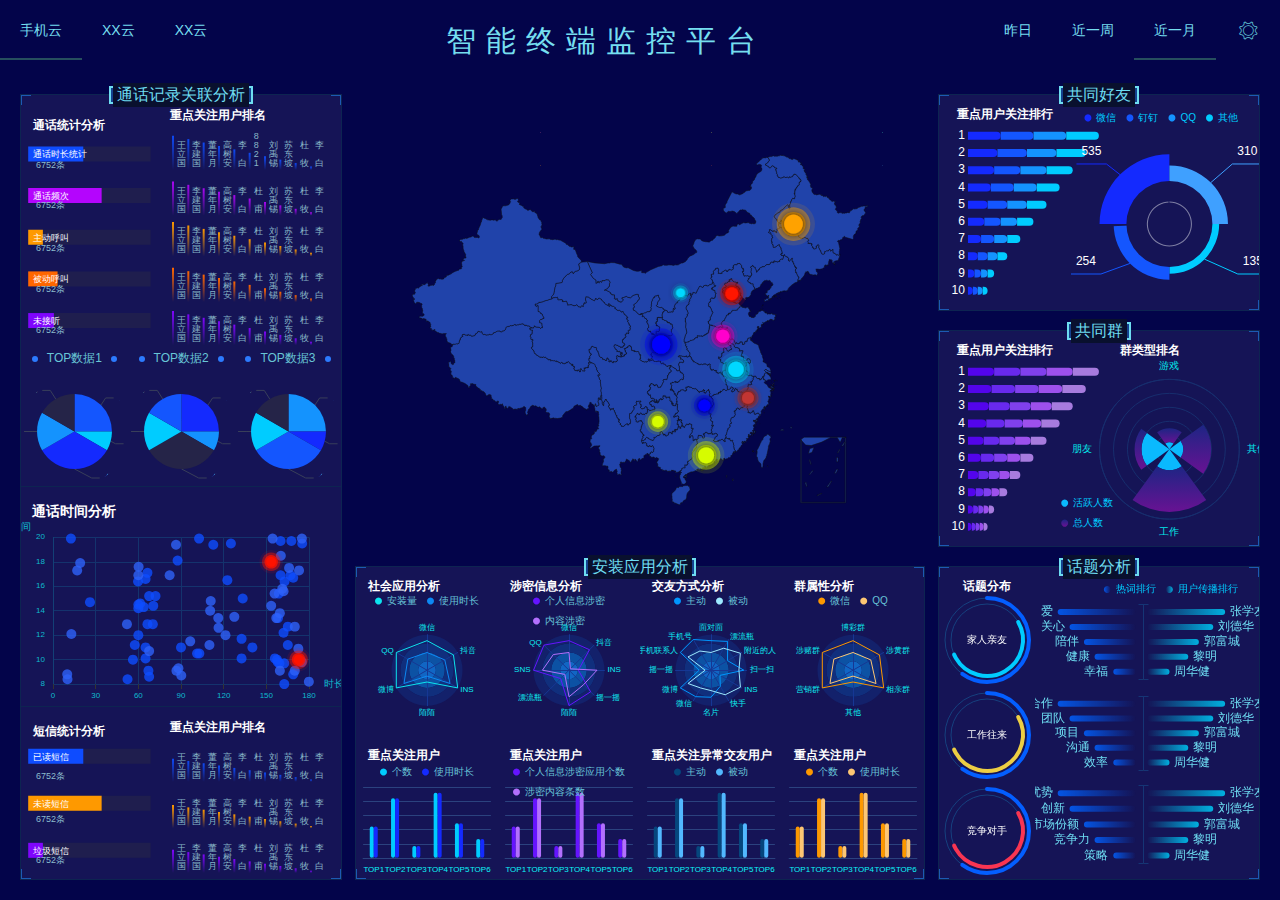
<file: index.html>
<!DOCTYPE html><html lang=""><head><meta charset="utf-8"><meta http-equiv="X-UA-Compatible" content="IE=edge"><meta name="viewport" content="width=device-width,initial-scale=1"><link rel="icon" href="favicon.ico"><title>vue-echarts</title><link href="css/chunk-0bc58222.b064af3f.css" rel="prefetch"><link href="css/chunk-1889332e.d94bae19.css" rel="prefetch"><link href="css/chunk-19cade89.513f71c0.css" rel="prefetch"><link href="css/chunk-49fe96ec.74b048ab.css" rel="prefetch"><link href="css/chunk-5c956d37.7f8bd6b9.css" rel="prefetch"><link href="css/chunk-72e31445.111268b8.css" rel="prefetch"><link href="css/chunk-ba97ba1c.10e785fc.css" rel="prefetch"><link href="css/chunk-bc1981a0.ee0903f4.css" rel="prefetch"><link href="css/chunk-d9396396.2e8bfc4e.css" rel="prefetch"><link href="css/chunk-ddf56098.0c04ee7a.css" rel="prefetch"><link href="css/chunk-e3809c46.a1e0ad71.css" rel="prefetch"><link href="css/chunk-f1ef1bd4.2897bd76.css" rel="prefetch"><link href="js/chunk-0bc58222.920d0720.js" rel="prefetch"><link href="js/chunk-1889332e.3eec2f93.js" rel="prefetch"><link href="js/chunk-19cade89.1f9fd857.js" rel="prefetch"><link href="js/chunk-49fe96ec.ecbf8892.js" rel="prefetch"><link href="js/chunk-5c956d37.19ab7fbb.js" rel="prefetch"><link href="js/chunk-72e31445.5ec501c5.js" rel="prefetch"><link href="js/chunk-ba97ba1c.d21d3da0.js" rel="prefetch"><link href="js/chunk-bc1981a0.37a95dd3.js" rel="prefetch"><link href="js/chunk-d9396396.ef858e32.js" rel="prefetch"><link href="js/chunk-ddf56098.b4418892.js" rel="prefetch"><link href="js/chunk-e3809c46.967c3909.js" rel="prefetch"><link href="js/chunk-f1ef1bd4.6a1806d9.js" rel="prefetch"><link href="css/app.f79bd884.css" rel="preload" as="style"><link href="js/app.69668cdb.js" rel="preload" as="script"><link href="js/chunk-vendors.0b7ed99e.js" rel="preload" as="script"><link href="css/app.f79bd884.css" rel="stylesheet"></head><body><noscript><strong>We're sorry but vue-echarts doesn't work properly without JavaScript enabled. Please enable it to continue.</strong></noscript><div id="app"></div><script src="js/chunk-vendors.0b7ed99e.js"></script><script src="js/app.69668cdb.js"></script></body></html>
</file>
<file: css/chunk-0bc58222.b064af3f.css>
.chinaMap[data-v-3c8f9e78]{height:100%}
</file>
<file: css/chunk-1889332e.d94bae19.css>
.hotWords[data-v-c2671238]{height:100%;width:70%;float:right}
</file>
<file: css/chunk-19cade89.513f71c0.css>
.rightBar[data-v-2c01050e]{height:100%;width:55%;float:left}
</file>
<file: css/chunk-49fe96ec.74b048ab.css>
.redPocket[data-v-55051724]{height:100%}
</file>
<file: css/chunk-5c956d37.7f8bd6b9.css>
.chart[data-v-af12b48e]{height:100%}
</file>
<file: css/chunk-72e31445.111268b8.css>
.leftBar[data-v-f15c07fe]{height:100%;width:45%;float:left}
</file>
<file: css/chunk-ba97ba1c.10e785fc.css>
.deviceSafeRisk[data-v-805cd4a8]{height:100%}
</file>
<file: css/chunk-bc1981a0.ee0903f4.css>
.page3[data-v-5117ca91]{height:100%;width:100%;padding:14px 20px 20px;background:#03044a;overflow:hidden}.page3 .ivu-col[data-v-5117ca91]{height:100%;float:left}.page3 .center-bottom[data-v-5117ca91],.page3 .left[data-v-5117ca91],.page3 .right1-1[data-v-5117ca91]{height:100%;border:1px solid #0d2451;position:relative;background:#151456}.page3 .center-bottom #left_5[data-v-5117ca91],.page3 .left #left_5[data-v-5117ca91],.page3 .right1-1 #left_5[data-v-5117ca91]{height:100%;width:45%;float:left}.page3 .center-bottom #left_6[data-v-5117ca91],.page3 .left #left_6[data-v-5117ca91],.page3 .right1-1 #left_6[data-v-5117ca91]{height:100%;width:55%;float:left}.page3 .center-bottom .circular[data-v-5117ca91],.page3 .left .circular[data-v-5117ca91],.page3 .right1-1 .circular[data-v-5117ca91]{height:100%}.page3 .center-bottom .circular .canvas[data-v-5117ca91],.page3 .left .circular .canvas[data-v-5117ca91],.page3 .right1-1 .circular .canvas[data-v-5117ca91]{height:100%;width:30%;float:left}.page3 .center-bottom .circular .canvas .subtitle[data-v-5117ca91],.page3 .left .circular .canvas .subtitle[data-v-5117ca91],.page3 .right1-1 .circular .canvas .subtitle[data-v-5117ca91]{font-size:12px;font-weight:700;color:#fff;height:25px;padding:10px 0;text-align:center}.page3 .center-bottom .circular .canvas .canvasList[data-v-5117ca91],.page3 .left .circular .canvas .canvasList[data-v-5117ca91],.page3 .right1-1 .circular .canvas .canvasList[data-v-5117ca91]{height:calc(100% - 25px);text-align:center}.page3 .center-bottom .left1[data-v-5117ca91],.page3 .left .left1[data-v-5117ca91],.page3 .right1-1 .left1[data-v-5117ca91]{border-bottom:1px solid #0d2451;background:#151456}.page3 .center-bottom .title[data-v-5117ca91],.page3 .left .title[data-v-5117ca91],.page3 .right1-1 .title[data-v-5117ca91]{position:absolute;display:inline-block;color:#6eddf1;border:2px solid #6eddf1;height:18px;padding:0 2px;left:50%;transform:translate(-50%,-50%)}.page3 .center-bottom .title .title-text[data-v-5117ca91],.page3 .left .title .title-text[data-v-5117ca91],.page3 .right1-1 .title .title-text[data-v-5117ca91]{position:relative;font-size:16px;background:#09102e;display:inline-block;padding:0 4px;transform:translateY(-5px)}.page3 .center-top[data-v-5117ca91]{height:60%}.page3 .center-bottom[data-v-5117ca91]{height:40%}.page3 .center-bottom .bottom-radars[data-v-5117ca91]{height:55%}.page3 .center-bottom .bottom-bars[data-v-5117ca91]{height:45%}.page3 .right-1[data-v-5117ca91]{height:30%}.page3 .right-1 .right1-1[data-v-5117ca91]{height:92%}.page3 .right-2[data-v-5117ca91]{height:40%}
</file>
<file: css/chunk-d9396396.2e8bfc4e.css>
.webcastsRisk[data-v-43aca160]{height:100%}
</file>
<file: css/chunk-ddf56098.0c04ee7a.css>
.webPie[data-v-2eee0e60]{width:100%;height:100%}.webPie .webPie-title[data-v-2eee0e60]{height:20%;text-align:center}.webPie .webPie-title .subtitle[data-v-2eee0e60]{color:#68c6d6;position:relative;font-size:12px}.webPie .webPie-title .subtitle .leftCircle[data-v-2eee0e60]{display:block;width:6px;height:6px;border-radius:50%;position:absolute;left:-15px;top:5px}.webPie .webPie-title .subtitle .rightCircle[data-v-2eee0e60]{display:block;width:6px;height:6px;border-radius:50%;position:absolute;right:-15px;top:5px}.webPie .webPie-content[data-v-2eee0e60]{height:80%}
</file>
<file: css/chunk-e3809c46.a1e0ad71.css>
.ring[data-v-619cfb82]{width:100%;height:33.33333%;text-align:center}
</file>
<file: css/chunk-f1ef1bd4.2897bd76.css>
.chart[data-v-b04e1c24]{height:100%}
</file>
<file: css/app.f79bd884.css>
body,html{height:100%;width:100%;padding:0;margin:0}html{font-size:20px}body{transform-origin:left top;background-size:100% 100%}#app{height:100%;font-family:Avenir,Helvetica,Arial,sans-serif;-webkit-font-smoothing:antialiased;-moz-osx-font-smoothing:grayscale}.ivu-modal .ivu-modal-content{background:#071332}.ivu-modal .ivu-modal-content .ivu-modal-header{border-bottom:1px solid #1a3c58}.ivu-modal .ivu-modal-content .ivu-modal-header .ivu-modal-header-inner{color:#75deef}.ivu-modal .ivu-modal-content .ivu-modal-body{text-align:center}.ivu-modal .ivu-modal-content .ivu-modal-body .ivu-icon{color:#75deef}.ivu-modal .ivu-modal-content .ivu-modal-body .ivu-modal-confirm-body{padding-left:0;color:#75deef}.ivu-modal .ivu-modal-content .ivu-modal-body .ivu-input{background-color:transparent;border:1px solid #1a3c58;color:#75deef}.ivu-modal .ivu-modal-content .ivu-modal-body .ivu-input::-webkit-input-placeholder{color:#75deef}.ivu-modal .ivu-modal-content .ivu-modal-body .ivu-input::-moz-placeholder{color:#75deef}.ivu-modal .ivu-modal-content .ivu-modal-body .ivu-input::-ms-input-placeholder{color:#75deef}.ivu-modal .ivu-modal-content .ivu-modal-body .ivu-picker-panel-body{background:#071332}.ivu-modal .ivu-modal-content .ivu-modal-body .ivu-picker-panel-body .ivu-date-picker-header{color:#75deef;border-bottom:1px solid #1a3c58}.ivu-modal .ivu-modal-content .ivu-modal-body .ivu-picker-panel-body .ivu-date-picker-cells-cell{color:#75deef}.ivu-modal .ivu-modal-content .ivu-modal-body .ivu-picker-panel-body .ivu-date-picker-cells-cell:hover em{background:#1a3c58}.ivu-modal .ivu-modal-content .ivu-modal-body .ivu-picker-panel-body .ivu-date-picker-cells-cell-disabled{background:transparent;color:#eee}.ivu-modal .ivu-modal-content .ivu-modal-body .ivu-picker-panel-body .ivu-date-picker-cells-focused em{box-shadow:inset 0 0 0 1px #1a3c58}.ivu-modal .ivu-modal-content .ivu-modal-body .ivu-picker-panel-body .ivu-date-picker-cells-focused em:after{background:#1a3c58}.ivu-modal .ivu-modal-content .ivu-modal-footer{border-top:1px solid #1a3c58}.ivu-modal .ivu-modal-content .ivu-modal-footer .ivu-btn-primary{color:#75deef;background:#1a3c58}.ivu-modal .ivu-modal-content .ivu-modal-footer .ivu-btn-text{color:#ddd}.ivu-modal .ivu-modal-content .ivu-modal-footer .ivu-btn-text:hover{color:#75deef;background:#1a3c58}.header{height:80px;background:#03044a;display:flex;justify-content:space-between;align-items:center}.header-title{color:#75deef;font-size:30px;letter-spacing:10px}.header .selectRange{height:100%}.header .selectRange .ivu-menu-horizontal{background:hsla(0,0%,100%,0)}.header .selectRange .ivu-menu-horizontal:after{height:0}.header .selectRange .ivu-menu-horizontal .ivu-menu-item-active{border-bottom:2px solid #264e5e}.header .selectRange .ivu-menu-horizontal .ivu-menu-item,.header .selectRange .ivu-menu-horizontal .ivu-menu-submenu{color:#75deef}.header .selectRange .ivu-menu-horizontal .ivu-menu-item:hover,.header .selectRange .ivu-menu-horizontal .ivu-menu-submenu:hover{border-bottom:2px solid #264e5e}.header .selectRange .ivu-menu-horizontal .ivu-select-dropdown{background:#09102e}.header .selectRange .ivu-menu-horizontal .ivu-select-dropdown .ivu-menu-item{color:#75deef}.header .selectRange .ivu-menu-horizontal .ivu-select-dropdown .ivu-menu-item:hover{border-bottom:2px solid #264e5e;background-color:hsla(0,0%,100%,0)}.header .selectRange .ivu-menu-horizontal .ivu-menu-submenu-title i{margin-right:0}.header .selectRange .ivu-menu-horizontal .ivu-menu-submenu-title .ivu-icon-ios-arrow-down{display:none}.page{height:calc(100% - 80px)}.ivu-load-loop{-webkit-animation:ani-load-loop 1s linear infinite;animation:ani-load-loop 1s linear infinite}@-webkit-keyframes ani-load-loop{0%{transform:rotate(0deg)}50%{transform:rotate(180deg)}to{transform:rotate(1turn)}}@keyframes ani-load-loop{0%{transform:rotate(0deg)}50%{transform:rotate(180deg)}to{transform:rotate(1turn)}}.input-group-error-append,.input-group-error-prepend{background-color:#fff;border:1px solid #ed4014}.input-group-error-append .ivu-select-selection,.input-group-error-prepend .ivu-select-selection{background-color:inherit;border:1px solid transparent}.input-group-error-prepend{border-right:0}.input-group-error-append{border-left:0}
/*! normalize.css v5.0.0 | MIT License | github.com/necolas/normalize.css */html{font-family:sans-serif;line-height:1.15;-ms-text-size-adjust:100%;-webkit-text-size-adjust:100%}body{margin:0}article,aside,footer,header,nav,section{display:block}h1{font-size:2em;margin:.67em 0}figcaption,figure,main{display:block}figure{margin:1em 40px}hr{box-sizing:content-box;height:0;overflow:visible}pre{font-family:monospace,monospace;font-size:1em}a{background-color:transparent;-webkit-text-decoration-skip:objects}a:active,a:hover{outline-width:0}abbr[title]{border-bottom:none;text-decoration:underline;-webkit-text-decoration:underline dotted;text-decoration:underline dotted}b,strong{font-weight:inherit;font-weight:bolder}code,kbd,samp{font-family:monospace,monospace;font-size:1em}dfn{font-style:italic}mark{background-color:#ff0;color:#000}small{font-size:80%}sub,sup{font-size:75%;line-height:0;position:relative;vertical-align:baseline}sub{bottom:-.25em}sup{top:-.5em}audio,video{display:inline-block}audio:not([controls]){display:none;height:0}img{border-style:none}svg:not(:root){overflow:hidden}button,input,optgroup,select,textarea{font-family:sans-serif;font-size:100%;line-height:1.15;margin:0}button,input{overflow:visible}button,select{text-transform:none}[type=reset],[type=submit],button,html [type=button]{-webkit-appearance:button}[type=button]::-moz-focus-inner,[type=reset]::-moz-focus-inner,[type=submit]::-moz-focus-inner,button::-moz-focus-inner{border-style:none;padding:0}[type=button]:-moz-focusring,[type=reset]:-moz-focusring,[type=submit]:-moz-focusring,button:-moz-focusring{outline:1px dotted ButtonText}fieldset{border:1px solid silver;margin:0 2px;padding:.35em .625em .75em}legend{box-sizing:border-box;color:inherit;display:table;max-width:100%;padding:0;white-space:normal}progress{display:inline-block;vertical-align:baseline}textarea{overflow:auto;resize:vertical}[type=checkbox],[type=radio]{box-sizing:border-box;padding:0}[type=number]::-webkit-inner-spin-button,[type=number]::-webkit-outer-spin-button{height:auto}[type=search]{-webkit-appearance:textfield;outline-offset:-2px}[type=search]::-webkit-search-cancel-button,[type=search]::-webkit-search-decoration{-webkit-appearance:none}::-webkit-file-upload-button{-webkit-appearance:button;font:inherit}details,menu{display:block}summary{display:list-item}canvas{display:inline-block}[hidden],template{display:none}*{-webkit-tap-highlight-color:rgba(0,0,0,0)}*,:after,:before{box-sizing:border-box}body{font-family:Helvetica Neue,Helvetica,PingFang SC,Hiragino Sans GB,Microsoft YaHei,微软雅黑,Arial,sans-serif;font-size:12px;line-height:1.5;color:#515a6e;background-color:#fff;-webkit-font-smoothing:antialiased;-moz-osx-font-smoothing:grayscale}article,aside,blockquote,body,button,dd,details,div,dl,dt,fieldset,figcaption,figure,footer,form,h1,h2,h3,h4,h5,h6,header,hgroup,hr,input,legend,li,menu,nav,ol,p,section,td,textarea,th,ul{margin:0;padding:0}button,input,select,textarea{font-family:inherit;font-size:inherit;line-height:inherit}input::-ms-clear,input::-ms-reveal{display:none}a{color:#2d8cf0;background:transparent;text-decoration:none;outline:none;cursor:pointer;transition:color .2s ease}a:hover{color:#57a3f3}a:active{color:#2b85e4}a:active,a:hover{outline:0;text-decoration:none}a[disabled]{color:#ccc;cursor:not-allowed;pointer-events:none}code,kbd,pre,samp{font-family:Consolas,Menlo,Courier,monospace}@font-face{font-family:Ionicons;src:url(../fonts/ionicons.143146fa.woff2) format("woff2"),url(../fonts/ionicons.99ac3308.woff) format("woff"),url(../fonts/ionicons.d535a25a.ttf) format("truetype"),url(../img/ionicons.a2c4a261.svg#Ionicons) format("svg");font-weight:400;font-style:normal}.ivu-icon{display:inline-block;font-family:Ionicons;speak:none;font-style:normal;font-weight:400;font-variant:normal;text-transform:none;text-rendering:auto;line-height:1;-webkit-font-smoothing:antialiased;-moz-osx-font-smoothing:grayscale;vertical-align:middle}.ivu-icon-ios-add-circle-outline:before{content:"\f100"}.ivu-icon-ios-add-circle:before{content:"\f101"}.ivu-icon-ios-add:before{content:"\f102"}.ivu-icon-ios-alarm-outline:before{content:"\f103"}.ivu-icon-ios-alarm:before{content:"\f104"}.ivu-icon-ios-albums-outline:before{content:"\f105"}.ivu-icon-ios-albums:before{content:"\f106"}.ivu-icon-ios-alert-outline:before{content:"\f107"}.ivu-icon-ios-alert:before{content:"\f108"}.ivu-icon-ios-american-football-outline:before{content:"\f109"}.ivu-icon-ios-american-football:before{content:"\f10a"}.ivu-icon-ios-analytics-outline:before{content:"\f10b"}.ivu-icon-ios-analytics:before{content:"\f10c"}.ivu-icon-ios-aperture-outline:before{content:"\f10d"}.ivu-icon-ios-aperture:before{content:"\f10e"}.ivu-icon-ios-apps-outline:before{content:"\f10f"}.ivu-icon-ios-apps:before{content:"\f110"}.ivu-icon-ios-appstore-outline:before{content:"\f111"}.ivu-icon-ios-appstore:before{content:"\f112"}.ivu-icon-ios-archive-outline:before{content:"\f113"}.ivu-icon-ios-archive:before{content:"\f114"}.ivu-icon-ios-arrow-back:before{content:"\f115"}.ivu-icon-ios-arrow-down:before{content:"\f116"}.ivu-icon-ios-arrow-dropdown-circle:before{content:"\f117"}.ivu-icon-ios-arrow-dropdown:before{content:"\f118"}.ivu-icon-ios-arrow-dropleft-circle:before{content:"\f119"}.ivu-icon-ios-arrow-dropleft:before{content:"\f11a"}.ivu-icon-ios-arrow-dropright-circle:before{content:"\f11b"}.ivu-icon-ios-arrow-dropright:before{content:"\f11c"}.ivu-icon-ios-arrow-dropup-circle:before{content:"\f11d"}.ivu-icon-ios-arrow-dropup:before{content:"\f11e"}.ivu-icon-ios-arrow-forward:before{content:"\f11f"}.ivu-icon-ios-arrow-round-back:before{content:"\f120"}.ivu-icon-ios-arrow-round-down:before{content:"\f121"}.ivu-icon-ios-arrow-round-forward:before{content:"\f122"}.ivu-icon-ios-arrow-round-up:before{content:"\f123"}.ivu-icon-ios-arrow-up:before{content:"\f124"}.ivu-icon-ios-at-outline:before{content:"\f125"}.ivu-icon-ios-at:before{content:"\f126"}.ivu-icon-ios-attach:before{content:"\f127"}.ivu-icon-ios-backspace-outline:before{content:"\f128"}.ivu-icon-ios-backspace:before{content:"\f129"}.ivu-icon-ios-barcode-outline:before{content:"\f12a"}.ivu-icon-ios-barcode:before{content:"\f12b"}.ivu-icon-ios-baseball-outline:before{content:"\f12c"}.ivu-icon-ios-baseball:before{content:"\f12d"}.ivu-icon-ios-basket-outline:before{content:"\f12e"}.ivu-icon-ios-basket:before{content:"\f12f"}.ivu-icon-ios-basketball-outline:before{content:"\f130"}.ivu-icon-ios-basketball:before{content:"\f131"}.ivu-icon-ios-battery-charging:before{content:"\f132"}.ivu-icon-ios-battery-dead:before{content:"\f133"}.ivu-icon-ios-battery-full:before{content:"\f134"}.ivu-icon-ios-beaker-outline:before{content:"\f135"}.ivu-icon-ios-beaker:before{content:"\f136"}.ivu-icon-ios-beer-outline:before{content:"\f137"}.ivu-icon-ios-beer:before{content:"\f138"}.ivu-icon-ios-bicycle:before{content:"\f139"}.ivu-icon-ios-bluetooth:before{content:"\f13a"}.ivu-icon-ios-boat-outline:before{content:"\f13b"}.ivu-icon-ios-boat:before{content:"\f13c"}.ivu-icon-ios-body-outline:before{content:"\f13d"}.ivu-icon-ios-body:before{content:"\f13e"}.ivu-icon-ios-bonfire-outline:before{content:"\f13f"}.ivu-icon-ios-bonfire:before{content:"\f140"}.ivu-icon-ios-book-outline:before{content:"\f141"}.ivu-icon-ios-book:before{content:"\f142"}.ivu-icon-ios-bookmark-outline:before{content:"\f143"}.ivu-icon-ios-bookmark:before{content:"\f144"}.ivu-icon-ios-bookmarks-outline:before{content:"\f145"}.ivu-icon-ios-bookmarks:before{content:"\f146"}.ivu-icon-ios-bowtie-outline:before{content:"\f147"}.ivu-icon-ios-bowtie:before{content:"\f148"}.ivu-icon-ios-briefcase-outline:before{content:"\f149"}.ivu-icon-ios-briefcase:before{content:"\f14a"}.ivu-icon-ios-browsers-outline:before{content:"\f14b"}.ivu-icon-ios-browsers:before{content:"\f14c"}.ivu-icon-ios-brush-outline:before{content:"\f14d"}.ivu-icon-ios-brush:before{content:"\f14e"}.ivu-icon-ios-bug-outline:before{content:"\f14f"}.ivu-icon-ios-bug:before{content:"\f150"}.ivu-icon-ios-build-outline:before{content:"\f151"}.ivu-icon-ios-build:before{content:"\f152"}.ivu-icon-ios-bulb-outline:before{content:"\f153"}.ivu-icon-ios-bulb:before{content:"\f154"}.ivu-icon-ios-bus-outline:before{content:"\f155"}.ivu-icon-ios-bus:before{content:"\f156"}.ivu-icon-ios-cafe-outline:before{content:"\f157"}.ivu-icon-ios-cafe:before{content:"\f158"}.ivu-icon-ios-calculator-outline:before{content:"\f159"}.ivu-icon-ios-calculator:before{content:"\f15a"}.ivu-icon-ios-calendar-outline:before{content:"\f15b"}.ivu-icon-ios-calendar:before{content:"\f15c"}.ivu-icon-ios-call-outline:before{content:"\f15d"}.ivu-icon-ios-call:before{content:"\f15e"}.ivu-icon-ios-camera-outline:before{content:"\f15f"}.ivu-icon-ios-camera:before{content:"\f160"}.ivu-icon-ios-car-outline:before{content:"\f161"}.ivu-icon-ios-car:before{content:"\f162"}.ivu-icon-ios-card-outline:before{content:"\f163"}.ivu-icon-ios-card:before{content:"\f164"}.ivu-icon-ios-cart-outline:before{content:"\f165"}.ivu-icon-ios-cart:before{content:"\f166"}.ivu-icon-ios-cash-outline:before{content:"\f167"}.ivu-icon-ios-cash:before{content:"\f168"}.ivu-icon-ios-chatboxes-outline:before{content:"\f169"}.ivu-icon-ios-chatboxes:before{content:"\f16a"}.ivu-icon-ios-chatbubbles-outline:before{content:"\f16b"}.ivu-icon-ios-chatbubbles:before{content:"\f16c"}.ivu-icon-ios-checkbox-outline:before{content:"\f16d"}.ivu-icon-ios-checkbox:before{content:"\f16e"}.ivu-icon-ios-checkmark-circle-outline:before{content:"\f16f"}.ivu-icon-ios-checkmark-circle:before{content:"\f170"}.ivu-icon-ios-checkmark:before{content:"\f171"}.ivu-icon-ios-clipboard-outline:before{content:"\f172"}.ivu-icon-ios-clipboard:before{content:"\f173"}.ivu-icon-ios-clock-outline:before{content:"\f174"}.ivu-icon-ios-clock:before{content:"\f175"}.ivu-icon-ios-close-circle-outline:before{content:"\f176"}.ivu-icon-ios-close-circle:before{content:"\f177"}.ivu-icon-ios-close:before{content:"\f178"}.ivu-icon-ios-closed-captioning-outline:before{content:"\f179"}.ivu-icon-ios-closed-captioning:before{content:"\f17a"}.ivu-icon-ios-cloud-circle-outline:before{content:"\f17b"}.ivu-icon-ios-cloud-circle:before{content:"\f17c"}.ivu-icon-ios-cloud-done-outline:before{content:"\f17d"}.ivu-icon-ios-cloud-done:before{content:"\f17e"}.ivu-icon-ios-cloud-download-outline:before{content:"\f17f"}.ivu-icon-ios-cloud-download:before{content:"\f180"}.ivu-icon-ios-cloud-outline:before{content:"\f181"}.ivu-icon-ios-cloud-upload-outline:before{content:"\f182"}.ivu-icon-ios-cloud-upload:before{content:"\f183"}.ivu-icon-ios-cloud:before{content:"\f184"}.ivu-icon-ios-cloudy-night-outline:before{content:"\f185"}.ivu-icon-ios-cloudy-night:before{content:"\f186"}.ivu-icon-ios-cloudy-outline:before{content:"\f187"}.ivu-icon-ios-cloudy:before{content:"\f188"}.ivu-icon-ios-code-download:before{content:"\f189"}.ivu-icon-ios-code-working:before{content:"\f18a"}.ivu-icon-ios-code:before{content:"\f18b"}.ivu-icon-ios-cog-outline:before{content:"\f18c"}.ivu-icon-ios-cog:before{content:"\f18d"}.ivu-icon-ios-color-fill-outline:before{content:"\f18e"}.ivu-icon-ios-color-fill:before{content:"\f18f"}.ivu-icon-ios-color-filter-outline:before{content:"\f190"}.ivu-icon-ios-color-filter:before{content:"\f191"}.ivu-icon-ios-color-palette-outline:before{content:"\f192"}.ivu-icon-ios-color-palette:before{content:"\f193"}.ivu-icon-ios-color-wand-outline:before{content:"\f194"}.ivu-icon-ios-color-wand:before{content:"\f195"}.ivu-icon-ios-compass-outline:before{content:"\f196"}.ivu-icon-ios-compass:before{content:"\f197"}.ivu-icon-ios-construct-outline:before{content:"\f198"}.ivu-icon-ios-construct:before{content:"\f199"}.ivu-icon-ios-contact-outline:before{content:"\f19a"}.ivu-icon-ios-contact:before{content:"\f19b"}.ivu-icon-ios-contacts-outline:before{content:"\f19c"}.ivu-icon-ios-contacts:before{content:"\f19d"}.ivu-icon-ios-contract:before{content:"\f19e"}.ivu-icon-ios-contrast:before{content:"\f19f"}.ivu-icon-ios-copy-outline:before{content:"\f1a0"}.ivu-icon-ios-copy:before{content:"\f1a1"}.ivu-icon-ios-create-outline:before{content:"\f1a2"}.ivu-icon-ios-create:before{content:"\f1a3"}.ivu-icon-ios-crop-outline:before{content:"\f1a4"}.ivu-icon-ios-crop:before{content:"\f1a5"}.ivu-icon-ios-cube-outline:before{content:"\f1a6"}.ivu-icon-ios-cube:before{content:"\f1a7"}.ivu-icon-ios-cut-outline:before{content:"\f1a8"}.ivu-icon-ios-cut:before{content:"\f1a9"}.ivu-icon-ios-desktop-outline:before{content:"\f1aa"}.ivu-icon-ios-desktop:before{content:"\f1ab"}.ivu-icon-ios-disc-outline:before{content:"\f1ac"}.ivu-icon-ios-disc:before{content:"\f1ad"}.ivu-icon-ios-document-outline:before{content:"\f1ae"}.ivu-icon-ios-document:before{content:"\f1af"}.ivu-icon-ios-done-all:before{content:"\f1b0"}.ivu-icon-ios-download-outline:before{content:"\f1b1"}.ivu-icon-ios-download:before{content:"\f1b2"}.ivu-icon-ios-easel-outline:before{content:"\f1b3"}.ivu-icon-ios-easel:before{content:"\f1b4"}.ivu-icon-ios-egg-outline:before{content:"\f1b5"}.ivu-icon-ios-egg:before{content:"\f1b6"}.ivu-icon-ios-exit-outline:before{content:"\f1b7"}.ivu-icon-ios-exit:before{content:"\f1b8"}.ivu-icon-ios-expand:before{content:"\f1b9"}.ivu-icon-ios-eye-off-outline:before{content:"\f1ba"}.ivu-icon-ios-eye-off:before{content:"\f1bb"}.ivu-icon-ios-eye-outline:before{content:"\f1bc"}.ivu-icon-ios-eye:before{content:"\f1bd"}.ivu-icon-ios-fastforward-outline:before{content:"\f1be"}.ivu-icon-ios-fastforward:before{content:"\f1bf"}.ivu-icon-ios-female:before{content:"\f1c0"}.ivu-icon-ios-filing-outline:before{content:"\f1c1"}.ivu-icon-ios-filing:before{content:"\f1c2"}.ivu-icon-ios-film-outline:before{content:"\f1c3"}.ivu-icon-ios-film:before{content:"\f1c4"}.ivu-icon-ios-finger-print:before{content:"\f1c5"}.ivu-icon-ios-flag-outline:before{content:"\f1c6"}.ivu-icon-ios-flag:before{content:"\f1c7"}.ivu-icon-ios-flame-outline:before{content:"\f1c8"}.ivu-icon-ios-flame:before{content:"\f1c9"}.ivu-icon-ios-flash-outline:before{content:"\f1ca"}.ivu-icon-ios-flash:before{content:"\f1cb"}.ivu-icon-ios-flask-outline:before{content:"\f1cc"}.ivu-icon-ios-flask:before{content:"\f1cd"}.ivu-icon-ios-flower-outline:before{content:"\f1ce"}.ivu-icon-ios-flower:before{content:"\f1cf"}.ivu-icon-ios-folder-open-outline:before{content:"\f1d0"}.ivu-icon-ios-folder-open:before{content:"\f1d1"}.ivu-icon-ios-folder-outline:before{content:"\f1d2"}.ivu-icon-ios-folder:before{content:"\f1d3"}.ivu-icon-ios-football-outline:before{content:"\f1d4"}.ivu-icon-ios-football:before{content:"\f1d5"}.ivu-icon-ios-funnel-outline:before{content:"\f1d6"}.ivu-icon-ios-funnel:before{content:"\f1d7"}.ivu-icon-ios-game-controller-a-outline:before{content:"\f1d8"}.ivu-icon-ios-game-controller-a:before{content:"\f1d9"}.ivu-icon-ios-game-controller-b-outline:before{content:"\f1da"}.ivu-icon-ios-game-controller-b:before{content:"\f1db"}.ivu-icon-ios-git-branch:before{content:"\f1dc"}.ivu-icon-ios-git-commit:before{content:"\f1dd"}.ivu-icon-ios-git-compare:before{content:"\f1de"}.ivu-icon-ios-git-merge:before{content:"\f1df"}.ivu-icon-ios-git-network:before{content:"\f1e0"}.ivu-icon-ios-git-pull-request:before{content:"\f1e1"}.ivu-icon-ios-glasses-outline:before{content:"\f1e2"}.ivu-icon-ios-glasses:before{content:"\f1e3"}.ivu-icon-ios-globe-outline:before{content:"\f1e4"}.ivu-icon-ios-globe:before{content:"\f1e5"}.ivu-icon-ios-grid-outline:before{content:"\f1e6"}.ivu-icon-ios-grid:before{content:"\f1e7"}.ivu-icon-ios-hammer-outline:before{content:"\f1e8"}.ivu-icon-ios-hammer:before{content:"\f1e9"}.ivu-icon-ios-hand-outline:before{content:"\f1ea"}.ivu-icon-ios-hand:before{content:"\f1eb"}.ivu-icon-ios-happy-outline:before{content:"\f1ec"}.ivu-icon-ios-happy:before{content:"\f1ed"}.ivu-icon-ios-headset-outline:before{content:"\f1ee"}.ivu-icon-ios-headset:before{content:"\f1ef"}.ivu-icon-ios-heart-outline:before{content:"\f1f0"}.ivu-icon-ios-heart:before{content:"\f1f1"}.ivu-icon-ios-help-buoy-outline:before{content:"\f1f2"}.ivu-icon-ios-help-buoy:before{content:"\f1f3"}.ivu-icon-ios-help-circle-outline:before{content:"\f1f4"}.ivu-icon-ios-help-circle:before{content:"\f1f5"}.ivu-icon-ios-help:before{content:"\f1f6"}.ivu-icon-ios-home-outline:before{content:"\f1f7"}.ivu-icon-ios-home:before{content:"\f1f8"}.ivu-icon-ios-ice-cream-outline:before{content:"\f1f9"}.ivu-icon-ios-ice-cream:before{content:"\f1fa"}.ivu-icon-ios-image-outline:before{content:"\f1fb"}.ivu-icon-ios-image:before{content:"\f1fc"}.ivu-icon-ios-images-outline:before{content:"\f1fd"}.ivu-icon-ios-images:before{content:"\f1fe"}.ivu-icon-ios-infinite-outline:before{content:"\f1ff"}.ivu-icon-ios-infinite:before{content:"\f200"}.ivu-icon-ios-information-circle-outline:before{content:"\f201"}.ivu-icon-ios-information-circle:before{content:"\f202"}.ivu-icon-ios-information:before{content:"\f203"}.ivu-icon-ios-ionic-outline:before{content:"\f204"}.ivu-icon-ios-ionic:before{content:"\f205"}.ivu-icon-ios-ionitron-outline:before{content:"\f206"}.ivu-icon-ios-ionitron:before{content:"\f207"}.ivu-icon-ios-jet-outline:before{content:"\f208"}.ivu-icon-ios-jet:before{content:"\f209"}.ivu-icon-ios-key-outline:before{content:"\f20a"}.ivu-icon-ios-key:before{content:"\f20b"}.ivu-icon-ios-keypad-outline:before{content:"\f20c"}.ivu-icon-ios-keypad:before{content:"\f20d"}.ivu-icon-ios-laptop:before{content:"\f20e"}.ivu-icon-ios-leaf-outline:before{content:"\f20f"}.ivu-icon-ios-leaf:before{content:"\f210"}.ivu-icon-ios-link-outline:before{content:"\f211"}.ivu-icon-ios-link:before{content:"\f212"}.ivu-icon-ios-list-box-outline:before{content:"\f213"}.ivu-icon-ios-list-box:before{content:"\f214"}.ivu-icon-ios-list:before{content:"\f215"}.ivu-icon-ios-locate-outline:before{content:"\f216"}.ivu-icon-ios-locate:before{content:"\f217"}.ivu-icon-ios-lock-outline:before{content:"\f218"}.ivu-icon-ios-lock:before{content:"\f219"}.ivu-icon-ios-log-in:before{content:"\f21a"}.ivu-icon-ios-log-out:before{content:"\f21b"}.ivu-icon-ios-magnet-outline:before{content:"\f21c"}.ivu-icon-ios-magnet:before{content:"\f21d"}.ivu-icon-ios-mail-open-outline:before{content:"\f21e"}.ivu-icon-ios-mail-open:before{content:"\f21f"}.ivu-icon-ios-mail-outline:before{content:"\f220"}.ivu-icon-ios-mail:before{content:"\f221"}.ivu-icon-ios-male:before{content:"\f222"}.ivu-icon-ios-man-outline:before{content:"\f223"}.ivu-icon-ios-man:before{content:"\f224"}.ivu-icon-ios-map-outline:before{content:"\f225"}.ivu-icon-ios-map:before{content:"\f226"}.ivu-icon-ios-medal-outline:before{content:"\f227"}.ivu-icon-ios-medal:before{content:"\f228"}.ivu-icon-ios-medical-outline:before{content:"\f229"}.ivu-icon-ios-medical:before{content:"\f22a"}.ivu-icon-ios-medkit-outline:before{content:"\f22b"}.ivu-icon-ios-medkit:before{content:"\f22c"}.ivu-icon-ios-megaphone-outline:before{content:"\f22d"}.ivu-icon-ios-megaphone:before{content:"\f22e"}.ivu-icon-ios-menu-outline:before{content:"\f22f"}.ivu-icon-ios-menu:before{content:"\f230"}.ivu-icon-ios-mic-off-outline:before{content:"\f231"}.ivu-icon-ios-mic-off:before{content:"\f232"}.ivu-icon-ios-mic-outline:before{content:"\f233"}.ivu-icon-ios-mic:before{content:"\f234"}.ivu-icon-ios-microphone-outline:before{content:"\f235"}.ivu-icon-ios-microphone:before{content:"\f236"}.ivu-icon-ios-moon-outline:before{content:"\f237"}.ivu-icon-ios-moon:before{content:"\f238"}.ivu-icon-ios-more-outline:before{content:"\f239"}.ivu-icon-ios-more:before{content:"\f23a"}.ivu-icon-ios-move:before{content:"\f23b"}.ivu-icon-ios-musical-note-outline:before{content:"\f23c"}.ivu-icon-ios-musical-note:before{content:"\f23d"}.ivu-icon-ios-musical-notes-outline:before{content:"\f23e"}.ivu-icon-ios-musical-notes:before{content:"\f23f"}.ivu-icon-ios-navigate-outline:before{content:"\f240"}.ivu-icon-ios-navigate:before{content:"\f241"}.ivu-icon-ios-no-smoking-outline:before{content:"\f242"}.ivu-icon-ios-no-smoking:before{content:"\f243"}.ivu-icon-ios-notifications-off-outline:before{content:"\f244"}.ivu-icon-ios-notifications-off:before{content:"\f245"}.ivu-icon-ios-notifications-outline:before{content:"\f246"}.ivu-icon-ios-notifications:before{content:"\f247"}.ivu-icon-ios-nuclear-outline:before{content:"\f248"}.ivu-icon-ios-nuclear:before{content:"\f249"}.ivu-icon-ios-nutrition-outline:before{content:"\f24a"}.ivu-icon-ios-nutrition:before{content:"\f24b"}.ivu-icon-ios-open-outline:before{content:"\f24c"}.ivu-icon-ios-open:before{content:"\f24d"}.ivu-icon-ios-options-outline:before{content:"\f24e"}.ivu-icon-ios-options:before{content:"\f24f"}.ivu-icon-ios-outlet-outline:before{content:"\f250"}.ivu-icon-ios-outlet:before{content:"\f251"}.ivu-icon-ios-paper-outline:before{content:"\f252"}.ivu-icon-ios-paper-plane-outline:before{content:"\f253"}.ivu-icon-ios-paper-plane:before{content:"\f254"}.ivu-icon-ios-paper:before{content:"\f255"}.ivu-icon-ios-partly-sunny-outline:before{content:"\f256"}.ivu-icon-ios-partly-sunny:before{content:"\f257"}.ivu-icon-ios-pause-outline:before{content:"\f258"}.ivu-icon-ios-pause:before{content:"\f259"}.ivu-icon-ios-paw-outline:before{content:"\f25a"}.ivu-icon-ios-paw:before{content:"\f25b"}.ivu-icon-ios-people-outline:before{content:"\f25c"}.ivu-icon-ios-people:before{content:"\f25d"}.ivu-icon-ios-person-add-outline:before{content:"\f25e"}.ivu-icon-ios-person-add:before{content:"\f25f"}.ivu-icon-ios-person-outline:before{content:"\f260"}.ivu-icon-ios-person:before{content:"\f261"}.ivu-icon-ios-phone-landscape:before{content:"\f262"}.ivu-icon-ios-phone-portrait:before{content:"\f263"}.ivu-icon-ios-photos-outline:before{content:"\f264"}.ivu-icon-ios-photos:before{content:"\f265"}.ivu-icon-ios-pie-outline:before{content:"\f266"}.ivu-icon-ios-pie:before{content:"\f267"}.ivu-icon-ios-pin-outline:before{content:"\f268"}.ivu-icon-ios-pin:before{content:"\f269"}.ivu-icon-ios-pint-outline:before{content:"\f26a"}.ivu-icon-ios-pint:before{content:"\f26b"}.ivu-icon-ios-pizza-outline:before{content:"\f26c"}.ivu-icon-ios-pizza:before{content:"\f26d"}.ivu-icon-ios-plane-outline:before{content:"\f26e"}.ivu-icon-ios-plane:before{content:"\f26f"}.ivu-icon-ios-planet-outline:before{content:"\f270"}.ivu-icon-ios-planet:before{content:"\f271"}.ivu-icon-ios-play-outline:before{content:"\f272"}.ivu-icon-ios-play:before{content:"\f273"}.ivu-icon-ios-podium-outline:before{content:"\f274"}.ivu-icon-ios-podium:before{content:"\f275"}.ivu-icon-ios-power-outline:before{content:"\f276"}.ivu-icon-ios-power:before{content:"\f277"}.ivu-icon-ios-pricetag-outline:before{content:"\f278"}.ivu-icon-ios-pricetag:before{content:"\f279"}.ivu-icon-ios-pricetags-outline:before{content:"\f27a"}.ivu-icon-ios-pricetags:before{content:"\f27b"}.ivu-icon-ios-print-outline:before{content:"\f27c"}.ivu-icon-ios-print:before{content:"\f27d"}.ivu-icon-ios-pulse-outline:before{content:"\f27e"}.ivu-icon-ios-pulse:before{content:"\f27f"}.ivu-icon-ios-qr-scanner:before{content:"\f280"}.ivu-icon-ios-quote-outline:before{content:"\f281"}.ivu-icon-ios-quote:before{content:"\f282"}.ivu-icon-ios-radio-button-off:before{content:"\f283"}.ivu-icon-ios-radio-button-on:before{content:"\f284"}.ivu-icon-ios-radio-outline:before{content:"\f285"}.ivu-icon-ios-radio:before{content:"\f286"}.ivu-icon-ios-rainy-outline:before{content:"\f287"}.ivu-icon-ios-rainy:before{content:"\f288"}.ivu-icon-ios-recording-outline:before{content:"\f289"}.ivu-icon-ios-recording:before{content:"\f28a"}.ivu-icon-ios-redo-outline:before{content:"\f28b"}.ivu-icon-ios-redo:before{content:"\f28c"}.ivu-icon-ios-refresh-circle-outline:before{content:"\f28d"}.ivu-icon-ios-refresh-circle:before{content:"\f28e"}.ivu-icon-ios-refresh:before{content:"\f28f"}.ivu-icon-ios-remove-circle-outline:before{content:"\f290"}.ivu-icon-ios-remove-circle:before{content:"\f291"}.ivu-icon-ios-remove:before{content:"\f292"}.ivu-icon-ios-reorder:before{content:"\f293"}.ivu-icon-ios-repeat:before{content:"\f294"}.ivu-icon-ios-resize:before{content:"\f295"}.ivu-icon-ios-restaurant-outline:before{content:"\f296"}.ivu-icon-ios-restaurant:before{content:"\f297"}.ivu-icon-ios-return-left:before{content:"\f298"}.ivu-icon-ios-return-right:before{content:"\f299"}.ivu-icon-ios-reverse-camera-outline:before{content:"\f29a"}.ivu-icon-ios-reverse-camera:before{content:"\f29b"}.ivu-icon-ios-rewind-outline:before{content:"\f29c"}.ivu-icon-ios-rewind:before{content:"\f29d"}.ivu-icon-ios-ribbon-outline:before{content:"\f29e"}.ivu-icon-ios-ribbon:before{content:"\f29f"}.ivu-icon-ios-rose-outline:before{content:"\f2a0"}.ivu-icon-ios-rose:before{content:"\f2a1"}.ivu-icon-ios-sad-outline:before{content:"\f2a2"}.ivu-icon-ios-sad:before{content:"\f2a3"}.ivu-icon-ios-school-outline:before{content:"\f2a4"}.ivu-icon-ios-school:before{content:"\f2a5"}.ivu-icon-ios-search-outline:before{content:"\f2a6"}.ivu-icon-ios-search:before{content:"\f2a7"}.ivu-icon-ios-send-outline:before{content:"\f2a8"}.ivu-icon-ios-send:before{content:"\f2a9"}.ivu-icon-ios-settings-outline:before{content:"\f2aa"}.ivu-icon-ios-settings:before{content:"\f2ab"}.ivu-icon-ios-share-alt-outline:before{content:"\f2ac"}.ivu-icon-ios-share-alt:before{content:"\f2ad"}.ivu-icon-ios-share-outline:before{content:"\f2ae"}.ivu-icon-ios-share:before{content:"\f2af"}.ivu-icon-ios-shirt-outline:before{content:"\f2b0"}.ivu-icon-ios-shirt:before{content:"\f2b1"}.ivu-icon-ios-shuffle:before{content:"\f2b2"}.ivu-icon-ios-skip-backward-outline:before{content:"\f2b3"}.ivu-icon-ios-skip-backward:before{content:"\f2b4"}.ivu-icon-ios-skip-forward-outline:before{content:"\f2b5"}.ivu-icon-ios-skip-forward:before{content:"\f2b6"}.ivu-icon-ios-snow-outline:before{content:"\f2b7"}.ivu-icon-ios-snow:before{content:"\f2b8"}.ivu-icon-ios-speedometer-outline:before{content:"\f2b9"}.ivu-icon-ios-speedometer:before{content:"\f2ba"}.ivu-icon-ios-square-outline:before{content:"\f2bb"}.ivu-icon-ios-square:before{content:"\f2bc"}.ivu-icon-ios-star-half:before{content:"\f2bd"}.ivu-icon-ios-star-outline:before{content:"\f2be"}.ivu-icon-ios-star:before{content:"\f2bf"}.ivu-icon-ios-stats-outline:before{content:"\f2c0"}.ivu-icon-ios-stats:before{content:"\f2c1"}.ivu-icon-ios-stopwatch-outline:before{content:"\f2c2"}.ivu-icon-ios-stopwatch:before{content:"\f2c3"}.ivu-icon-ios-subway-outline:before{content:"\f2c4"}.ivu-icon-ios-subway:before{content:"\f2c5"}.ivu-icon-ios-sunny-outline:before{content:"\f2c6"}.ivu-icon-ios-sunny:before{content:"\f2c7"}.ivu-icon-ios-swap:before{content:"\f2c8"}.ivu-icon-ios-switch-outline:before{content:"\f2c9"}.ivu-icon-ios-switch:before{content:"\f2ca"}.ivu-icon-ios-sync:before{content:"\f2cb"}.ivu-icon-ios-tablet-landscape:before{content:"\f2cc"}.ivu-icon-ios-tablet-portrait:before{content:"\f2cd"}.ivu-icon-ios-tennisball-outline:before{content:"\f2ce"}.ivu-icon-ios-tennisball:before{content:"\f2cf"}.ivu-icon-ios-text-outline:before{content:"\f2d0"}.ivu-icon-ios-text:before{content:"\f2d1"}.ivu-icon-ios-thermometer-outline:before{content:"\f2d2"}.ivu-icon-ios-thermometer:before{content:"\f2d3"}.ivu-icon-ios-thumbs-down-outline:before{content:"\f2d4"}.ivu-icon-ios-thumbs-down:before{content:"\f2d5"}.ivu-icon-ios-thumbs-up-outline:before{content:"\f2d6"}.ivu-icon-ios-thumbs-up:before{content:"\f2d7"}.ivu-icon-ios-thunderstorm-outline:before{content:"\f2d8"}.ivu-icon-ios-thunderstorm:before{content:"\f2d9"}.ivu-icon-ios-time-outline:before{content:"\f2da"}.ivu-icon-ios-time:before{content:"\f2db"}.ivu-icon-ios-timer-outline:before{content:"\f2dc"}.ivu-icon-ios-timer:before{content:"\f2dd"}.ivu-icon-ios-train-outline:before{content:"\f2de"}.ivu-icon-ios-train:before{content:"\f2df"}.ivu-icon-ios-transgender:before{content:"\f2e0"}.ivu-icon-ios-trash-outline:before{content:"\f2e1"}.ivu-icon-ios-trash:before{content:"\f2e2"}.ivu-icon-ios-trending-down:before{content:"\f2e3"}.ivu-icon-ios-trending-up:before{content:"\f2e4"}.ivu-icon-ios-trophy-outline:before{content:"\f2e5"}.ivu-icon-ios-trophy:before{content:"\f2e6"}.ivu-icon-ios-umbrella-outline:before{content:"\f2e7"}.ivu-icon-ios-umbrella:before{content:"\f2e8"}.ivu-icon-ios-undo-outline:before{content:"\f2e9"}.ivu-icon-ios-undo:before{content:"\f2ea"}.ivu-icon-ios-unlock-outline:before{content:"\f2eb"}.ivu-icon-ios-unlock:before{content:"\f2ec"}.ivu-icon-ios-videocam-outline:before{content:"\f2ed"}.ivu-icon-ios-videocam:before{content:"\f2ee"}.ivu-icon-ios-volume-down:before{content:"\f2ef"}.ivu-icon-ios-volume-mute:before{content:"\f2f0"}.ivu-icon-ios-volume-off:before{content:"\f2f1"}.ivu-icon-ios-volume-up:before{content:"\f2f2"}.ivu-icon-ios-walk:before{content:"\f2f3"}.ivu-icon-ios-warning-outline:before{content:"\f2f4"}.ivu-icon-ios-warning:before{content:"\f2f5"}.ivu-icon-ios-watch:before{content:"\f2f6"}.ivu-icon-ios-water-outline:before{content:"\f2f7"}.ivu-icon-ios-water:before{content:"\f2f8"}.ivu-icon-ios-wifi-outline:before{content:"\f2f9"}.ivu-icon-ios-wifi:before{content:"\f2fa"}.ivu-icon-ios-wine-outline:before{content:"\f2fb"}.ivu-icon-ios-wine:before{content:"\f2fc"}.ivu-icon-ios-woman-outline:before{content:"\f2fd"}.ivu-icon-ios-woman:before{content:"\f2fe"}.ivu-icon-logo-android:before{content:"\f2ff"}.ivu-icon-logo-angular:before{content:"\f300"}.ivu-icon-logo-apple:before{content:"\f301"}.ivu-icon-logo-bitcoin:before{content:"\f302"}.ivu-icon-logo-buffer:before{content:"\f303"}.ivu-icon-logo-chrome:before{content:"\f304"}.ivu-icon-logo-codepen:before{content:"\f305"}.ivu-icon-logo-css3:before{content:"\f306"}.ivu-icon-logo-designernews:before{content:"\f307"}.ivu-icon-logo-dribbble:before{content:"\f308"}.ivu-icon-logo-dropbox:before{content:"\f309"}.ivu-icon-logo-euro:before{content:"\f30a"}.ivu-icon-logo-facebook:before{content:"\f30b"}.ivu-icon-logo-foursquare:before{content:"\f30c"}.ivu-icon-logo-freebsd-devil:before{content:"\f30d"}.ivu-icon-logo-github:before{content:"\f30e"}.ivu-icon-logo-google:before{content:"\f30f"}.ivu-icon-logo-googleplus:before{content:"\f310"}.ivu-icon-logo-hackernews:before{content:"\f311"}.ivu-icon-logo-html5:before{content:"\f312"}.ivu-icon-logo-instagram:before{content:"\f313"}.ivu-icon-logo-javascript:before{content:"\f314"}.ivu-icon-logo-linkedin:before{content:"\f315"}.ivu-icon-logo-markdown:before{content:"\f316"}.ivu-icon-logo-nodejs:before{content:"\f317"}.ivu-icon-logo-octocat:before{content:"\f318"}.ivu-icon-logo-pinterest:before{content:"\f319"}.ivu-icon-logo-playstation:before{content:"\f31a"}.ivu-icon-logo-python:before{content:"\f31b"}.ivu-icon-logo-reddit:before{content:"\f31c"}.ivu-icon-logo-rss:before{content:"\f31d"}.ivu-icon-logo-sass:before{content:"\f31e"}.ivu-icon-logo-skype:before{content:"\f31f"}.ivu-icon-logo-snapchat:before{content:"\f320"}.ivu-icon-logo-steam:before{content:"\f321"}.ivu-icon-logo-tumblr:before{content:"\f322"}.ivu-icon-logo-tux:before{content:"\f323"}.ivu-icon-logo-twitch:before{content:"\f324"}.ivu-icon-logo-twitter:before{content:"\f325"}.ivu-icon-logo-usd:before{content:"\f326"}.ivu-icon-logo-vimeo:before{content:"\f327"}.ivu-icon-logo-whatsapp:before{content:"\f328"}.ivu-icon-logo-windows:before{content:"\f329"}.ivu-icon-logo-wordpress:before{content:"\f32a"}.ivu-icon-logo-xbox:before{content:"\f32b"}.ivu-icon-logo-yahoo:before{content:"\f32c"}.ivu-icon-logo-yen:before{content:"\f32d"}.ivu-icon-logo-youtube:before{content:"\f32e"}.ivu-icon-md-add-circle:before{content:"\f32f"}.ivu-icon-md-add:before{content:"\f330"}.ivu-icon-md-alarm:before{content:"\f331"}.ivu-icon-md-albums:before{content:"\f332"}.ivu-icon-md-alert:before{content:"\f333"}.ivu-icon-md-american-football:before{content:"\f334"}.ivu-icon-md-analytics:before{content:"\f335"}.ivu-icon-md-aperture:before{content:"\f336"}.ivu-icon-md-apps:before{content:"\f337"}.ivu-icon-md-appstore:before{content:"\f338"}.ivu-icon-md-archive:before{content:"\f339"}.ivu-icon-md-arrow-back:before{content:"\f33a"}.ivu-icon-md-arrow-down:before{content:"\f33b"}.ivu-icon-md-arrow-dropdown-circle:before{content:"\f33c"}.ivu-icon-md-arrow-dropdown:before{content:"\f33d"}.ivu-icon-md-arrow-dropleft-circle:before{content:"\f33e"}.ivu-icon-md-arrow-dropleft:before{content:"\f33f"}.ivu-icon-md-arrow-dropright-circle:before{content:"\f340"}.ivu-icon-md-arrow-dropright:before{content:"\f341"}.ivu-icon-md-arrow-dropup-circle:before{content:"\f342"}.ivu-icon-md-arrow-dropup:before{content:"\f343"}.ivu-icon-md-arrow-forward:before{content:"\f344"}.ivu-icon-md-arrow-round-back:before{content:"\f345"}.ivu-icon-md-arrow-round-down:before{content:"\f346"}.ivu-icon-md-arrow-round-forward:before{content:"\f347"}.ivu-icon-md-arrow-round-up:before{content:"\f348"}.ivu-icon-md-arrow-up:before{content:"\f349"}.ivu-icon-md-at:before{content:"\f34a"}.ivu-icon-md-attach:before{content:"\f34b"}.ivu-icon-md-backspace:before{content:"\f34c"}.ivu-icon-md-barcode:before{content:"\f34d"}.ivu-icon-md-baseball:before{content:"\f34e"}.ivu-icon-md-basket:before{content:"\f34f"}.ivu-icon-md-basketball:before{content:"\f350"}.ivu-icon-md-battery-charging:before{content:"\f351"}.ivu-icon-md-battery-dead:before{content:"\f352"}.ivu-icon-md-battery-full:before{content:"\f353"}.ivu-icon-md-beaker:before{content:"\f354"}.ivu-icon-md-beer:before{content:"\f355"}.ivu-icon-md-bicycle:before{content:"\f356"}.ivu-icon-md-bluetooth:before{content:"\f357"}.ivu-icon-md-boat:before{content:"\f358"}.ivu-icon-md-body:before{content:"\f359"}.ivu-icon-md-bonfire:before{content:"\f35a"}.ivu-icon-md-book:before{content:"\f35b"}.ivu-icon-md-bookmark:before{content:"\f35c"}.ivu-icon-md-bookmarks:before{content:"\f35d"}.ivu-icon-md-bowtie:before{content:"\f35e"}.ivu-icon-md-briefcase:before{content:"\f35f"}.ivu-icon-md-browsers:before{content:"\f360"}.ivu-icon-md-brush:before{content:"\f361"}.ivu-icon-md-bug:before{content:"\f362"}.ivu-icon-md-build:before{content:"\f363"}.ivu-icon-md-bulb:before{content:"\f364"}.ivu-icon-md-bus:before{content:"\f365"}.ivu-icon-md-cafe:before{content:"\f366"}.ivu-icon-md-calculator:before{content:"\f367"}.ivu-icon-md-calendar:before{content:"\f368"}.ivu-icon-md-call:before{content:"\f369"}.ivu-icon-md-camera:before{content:"\f36a"}.ivu-icon-md-car:before{content:"\f36b"}.ivu-icon-md-card:before{content:"\f36c"}.ivu-icon-md-cart:before{content:"\f36d"}.ivu-icon-md-cash:before{content:"\f36e"}.ivu-icon-md-chatboxes:before{content:"\f36f"}.ivu-icon-md-chatbubbles:before{content:"\f370"}.ivu-icon-md-checkbox-outline:before{content:"\f371"}.ivu-icon-md-checkbox:before{content:"\f372"}.ivu-icon-md-checkmark-circle-outline:before{content:"\f373"}.ivu-icon-md-checkmark-circle:before{content:"\f374"}.ivu-icon-md-checkmark:before{content:"\f375"}.ivu-icon-md-clipboard:before{content:"\f376"}.ivu-icon-md-clock:before{content:"\f377"}.ivu-icon-md-close-circle:before{content:"\f378"}.ivu-icon-md-close:before{content:"\f379"}.ivu-icon-md-closed-captioning:before{content:"\f37a"}.ivu-icon-md-cloud-circle:before{content:"\f37b"}.ivu-icon-md-cloud-done:before{content:"\f37c"}.ivu-icon-md-cloud-download:before{content:"\f37d"}.ivu-icon-md-cloud-outline:before{content:"\f37e"}.ivu-icon-md-cloud-upload:before{content:"\f37f"}.ivu-icon-md-cloud:before{content:"\f380"}.ivu-icon-md-cloudy-night:before{content:"\f381"}.ivu-icon-md-cloudy:before{content:"\f382"}.ivu-icon-md-code-download:before{content:"\f383"}.ivu-icon-md-code-working:before{content:"\f384"}.ivu-icon-md-code:before{content:"\f385"}.ivu-icon-md-cog:before{content:"\f386"}.ivu-icon-md-color-fill:before{content:"\f387"}.ivu-icon-md-color-filter:before{content:"\f388"}.ivu-icon-md-color-palette:before{content:"\f389"}.ivu-icon-md-color-wand:before{content:"\f38a"}.ivu-icon-md-compass:before{content:"\f38b"}.ivu-icon-md-construct:before{content:"\f38c"}.ivu-icon-md-contact:before{content:"\f38d"}.ivu-icon-md-contacts:before{content:"\f38e"}.ivu-icon-md-contract:before{content:"\f38f"}.ivu-icon-md-contrast:before{content:"\f390"}.ivu-icon-md-copy:before{content:"\f391"}.ivu-icon-md-create:before{content:"\f392"}.ivu-icon-md-crop:before{content:"\f393"}.ivu-icon-md-cube:before{content:"\f394"}.ivu-icon-md-cut:before{content:"\f395"}.ivu-icon-md-desktop:before{content:"\f396"}.ivu-icon-md-disc:before{content:"\f397"}.ivu-icon-md-document:before{content:"\f398"}.ivu-icon-md-done-all:before{content:"\f399"}.ivu-icon-md-download:before{content:"\f39a"}.ivu-icon-md-easel:before{content:"\f39b"}.ivu-icon-md-egg:before{content:"\f39c"}.ivu-icon-md-exit:before{content:"\f39d"}.ivu-icon-md-expand:before{content:"\f39e"}.ivu-icon-md-eye-off:before{content:"\f39f"}.ivu-icon-md-eye:before{content:"\f3a0"}.ivu-icon-md-fastforward:before{content:"\f3a1"}.ivu-icon-md-female:before{content:"\f3a2"}.ivu-icon-md-filing:before{content:"\f3a3"}.ivu-icon-md-film:before{content:"\f3a4"}.ivu-icon-md-finger-print:before{content:"\f3a5"}.ivu-icon-md-flag:before{content:"\f3a6"}.ivu-icon-md-flame:before{content:"\f3a7"}.ivu-icon-md-flash:before{content:"\f3a8"}.ivu-icon-md-flask:before{content:"\f3a9"}.ivu-icon-md-flower:before{content:"\f3aa"}.ivu-icon-md-folder-open:before{content:"\f3ab"}.ivu-icon-md-folder:before{content:"\f3ac"}.ivu-icon-md-football:before{content:"\f3ad"}.ivu-icon-md-funnel:before{content:"\f3ae"}.ivu-icon-md-game-controller-a:before{content:"\f3af"}.ivu-icon-md-game-controller-b:before{content:"\f3b0"}.ivu-icon-md-git-branch:before{content:"\f3b1"}.ivu-icon-md-git-commit:before{content:"\f3b2"}.ivu-icon-md-git-compare:before{content:"\f3b3"}.ivu-icon-md-git-merge:before{content:"\f3b4"}.ivu-icon-md-git-network:before{content:"\f3b5"}.ivu-icon-md-git-pull-request:before{content:"\f3b6"}.ivu-icon-md-glasses:before{content:"\f3b7"}.ivu-icon-md-globe:before{content:"\f3b8"}.ivu-icon-md-grid:before{content:"\f3b9"}.ivu-icon-md-hammer:before{content:"\f3ba"}.ivu-icon-md-hand:before{content:"\f3bb"}.ivu-icon-md-happy:before{content:"\f3bc"}.ivu-icon-md-headset:before{content:"\f3bd"}.ivu-icon-md-heart-outline:before{content:"\f3be"}.ivu-icon-md-heart:before{content:"\f3bf"}.ivu-icon-md-help-buoy:before{content:"\f3c0"}.ivu-icon-md-help-circle:before{content:"\f3c1"}.ivu-icon-md-help:before{content:"\f3c2"}.ivu-icon-md-home:before{content:"\f3c3"}.ivu-icon-md-ice-cream:before{content:"\f3c4"}.ivu-icon-md-image:before{content:"\f3c5"}.ivu-icon-md-images:before{content:"\f3c6"}.ivu-icon-md-infinite:before{content:"\f3c7"}.ivu-icon-md-information-circle:before{content:"\f3c8"}.ivu-icon-md-information:before{content:"\f3c9"}.ivu-icon-md-ionic:before{content:"\f3ca"}.ivu-icon-md-ionitron:before{content:"\f3cb"}.ivu-icon-md-jet:before{content:"\f3cc"}.ivu-icon-md-key:before{content:"\f3cd"}.ivu-icon-md-keypad:before{content:"\f3ce"}.ivu-icon-md-laptop:before{content:"\f3cf"}.ivu-icon-md-leaf:before{content:"\f3d0"}.ivu-icon-md-link:before{content:"\f3d1"}.ivu-icon-md-list-box:before{content:"\f3d2"}.ivu-icon-md-list:before{content:"\f3d3"}.ivu-icon-md-locate:before{content:"\f3d4"}.ivu-icon-md-lock:before{content:"\f3d5"}.ivu-icon-md-log-in:before{content:"\f3d6"}.ivu-icon-md-log-out:before{content:"\f3d7"}.ivu-icon-md-magnet:before{content:"\f3d8"}.ivu-icon-md-mail-open:before{content:"\f3d9"}.ivu-icon-md-mail:before{content:"\f3da"}.ivu-icon-md-male:before{content:"\f3db"}.ivu-icon-md-man:before{content:"\f3dc"}.ivu-icon-md-map:before{content:"\f3dd"}.ivu-icon-md-medal:before{content:"\f3de"}.ivu-icon-md-medical:before{content:"\f3df"}.ivu-icon-md-medkit:before{content:"\f3e0"}.ivu-icon-md-megaphone:before{content:"\f3e1"}.ivu-icon-md-menu:before{content:"\f3e2"}.ivu-icon-md-mic-off:before{content:"\f3e3"}.ivu-icon-md-mic:before{content:"\f3e4"}.ivu-icon-md-microphone:before{content:"\f3e5"}.ivu-icon-md-moon:before{content:"\f3e6"}.ivu-icon-md-more:before{content:"\f3e7"}.ivu-icon-md-move:before{content:"\f3e8"}.ivu-icon-md-musical-note:before{content:"\f3e9"}.ivu-icon-md-musical-notes:before{content:"\f3ea"}.ivu-icon-md-navigate:before{content:"\f3eb"}.ivu-icon-md-no-smoking:before{content:"\f3ec"}.ivu-icon-md-notifications-off:before{content:"\f3ed"}.ivu-icon-md-notifications-outline:before{content:"\f3ee"}.ivu-icon-md-notifications:before{content:"\f3ef"}.ivu-icon-md-nuclear:before{content:"\f3f0"}.ivu-icon-md-nutrition:before{content:"\f3f1"}.ivu-icon-md-open:before{content:"\f3f2"}.ivu-icon-md-options:before{content:"\f3f3"}.ivu-icon-md-outlet:before{content:"\f3f4"}.ivu-icon-md-paper-plane:before{content:"\f3f5"}.ivu-icon-md-paper:before{content:"\f3f6"}.ivu-icon-md-partly-sunny:before{content:"\f3f7"}.ivu-icon-md-pause:before{content:"\f3f8"}.ivu-icon-md-paw:before{content:"\f3f9"}.ivu-icon-md-people:before{content:"\f3fa"}.ivu-icon-md-person-add:before{content:"\f3fb"}.ivu-icon-md-person:before{content:"\f3fc"}.ivu-icon-md-phone-landscape:before{content:"\f3fd"}.ivu-icon-md-phone-portrait:before{content:"\f3fe"}.ivu-icon-md-photos:before{content:"\f3ff"}.ivu-icon-md-pie:before{content:"\f400"}.ivu-icon-md-pin:before{content:"\f401"}.ivu-icon-md-pint:before{content:"\f402"}.ivu-icon-md-pizza:before{content:"\f403"}.ivu-icon-md-plane:before{content:"\f404"}.ivu-icon-md-planet:before{content:"\f405"}.ivu-icon-md-play:before{content:"\f406"}.ivu-icon-md-podium:before{content:"\f407"}.ivu-icon-md-power:before{content:"\f408"}.ivu-icon-md-pricetag:before{content:"\f409"}.ivu-icon-md-pricetags:before{content:"\f40a"}.ivu-icon-md-print:before{content:"\f40b"}.ivu-icon-md-pulse:before{content:"\f40c"}.ivu-icon-md-qr-scanner:before{content:"\f40d"}.ivu-icon-md-quote:before{content:"\f40e"}.ivu-icon-md-radio-button-off:before{content:"\f40f"}.ivu-icon-md-radio-button-on:before{content:"\f410"}.ivu-icon-md-radio:before{content:"\f411"}.ivu-icon-md-rainy:before{content:"\f412"}.ivu-icon-md-recording:before{content:"\f413"}.ivu-icon-md-redo:before{content:"\f414"}.ivu-icon-md-refresh-circle:before{content:"\f415"}.ivu-icon-md-refresh:before{content:"\f416"}.ivu-icon-md-remove-circle:before{content:"\f417"}.ivu-icon-md-remove:before{content:"\f418"}.ivu-icon-md-reorder:before{content:"\f419"}.ivu-icon-md-repeat:before{content:"\f41a"}.ivu-icon-md-resize:before{content:"\f41b"}.ivu-icon-md-restaurant:before{content:"\f41c"}.ivu-icon-md-return-left:before{content:"\f41d"}.ivu-icon-md-return-right:before{content:"\f41e"}.ivu-icon-md-reverse-camera:before{content:"\f41f"}.ivu-icon-md-rewind:before{content:"\f420"}.ivu-icon-md-ribbon:before{content:"\f421"}.ivu-icon-md-rose:before{content:"\f422"}.ivu-icon-md-sad:before{content:"\f423"}.ivu-icon-md-school:before{content:"\f424"}.ivu-icon-md-search:before{content:"\f425"}.ivu-icon-md-send:before{content:"\f426"}.ivu-icon-md-settings:before{content:"\f427"}.ivu-icon-md-share-alt:before{content:"\f428"}.ivu-icon-md-share:before{content:"\f429"}.ivu-icon-md-shirt:before{content:"\f42a"}.ivu-icon-md-shuffle:before{content:"\f42b"}.ivu-icon-md-skip-backward:before{content:"\f42c"}.ivu-icon-md-skip-forward:before{content:"\f42d"}.ivu-icon-md-snow:before{content:"\f42e"}.ivu-icon-md-speedometer:before{content:"\f42f"}.ivu-icon-md-square-outline:before{content:"\f430"}.ivu-icon-md-square:before{content:"\f431"}.ivu-icon-md-star-half:before{content:"\f432"}.ivu-icon-md-star-outline:before{content:"\f433"}.ivu-icon-md-star:before{content:"\f434"}.ivu-icon-md-stats:before{content:"\f435"}.ivu-icon-md-stopwatch:before{content:"\f436"}.ivu-icon-md-subway:before{content:"\f437"}.ivu-icon-md-sunny:before{content:"\f438"}.ivu-icon-md-swap:before{content:"\f439"}.ivu-icon-md-switch:before{content:"\f43a"}.ivu-icon-md-sync:before{content:"\f43b"}.ivu-icon-md-tablet-landscape:before{content:"\f43c"}.ivu-icon-md-tablet-portrait:before{content:"\f43d"}.ivu-icon-md-tennisball:before{content:"\f43e"}.ivu-icon-md-text:before{content:"\f43f"}.ivu-icon-md-thermometer:before{content:"\f440"}.ivu-icon-md-thumbs-down:before{content:"\f441"}.ivu-icon-md-thumbs-up:before{content:"\f442"}.ivu-icon-md-thunderstorm:before{content:"\f443"}.ivu-icon-md-time:before{content:"\f444"}.ivu-icon-md-timer:before{content:"\f445"}.ivu-icon-md-train:before{content:"\f446"}.ivu-icon-md-transgender:before{content:"\f447"}.ivu-icon-md-trash:before{content:"\f448"}.ivu-icon-md-trending-down:before{content:"\f449"}.ivu-icon-md-trending-up:before{content:"\f44a"}.ivu-icon-md-trophy:before{content:"\f44b"}.ivu-icon-md-umbrella:before{content:"\f44c"}.ivu-icon-md-undo:before{content:"\f44d"}.ivu-icon-md-unlock:before{content:"\f44e"}.ivu-icon-md-videocam:before{content:"\f44f"}.ivu-icon-md-volume-down:before{content:"\f450"}.ivu-icon-md-volume-mute:before{content:"\f451"}.ivu-icon-md-volume-off:before{content:"\f452"}.ivu-icon-md-volume-up:before{content:"\f453"}.ivu-icon-md-walk:before{content:"\f454"}.ivu-icon-md-warning:before{content:"\f455"}.ivu-icon-md-watch:before{content:"\f456"}.ivu-icon-md-water:before{content:"\f457"}.ivu-icon-md-wifi:before{content:"\f458"}.ivu-icon-md-wine:before{content:"\f459"}.ivu-icon-md-woman:before{content:"\f45a"}.ivu-icon-ios-loading:before{content:"\f45b"}.ivu-row{position:relative;margin-left:0;margin-right:0;height:auto;zoom:1;display:block}.ivu-row:after,.ivu-row:before{content:"";display:table}.ivu-row:after{clear:both;visibility:hidden;font-size:0;height:0}.ivu-row-flex{display:flex;flex-direction:row;flex-wrap:wrap}.ivu-row-flex:after,.ivu-row-flex:before{display:flex}.ivu-row-flex-start{justify-content:flex-start}.ivu-row-flex-center{justify-content:center}.ivu-row-flex-end{justify-content:flex-end}.ivu-row-flex-space-between{justify-content:space-between}.ivu-row-flex-space-around{justify-content:space-around}.ivu-row-flex-top{align-items:flex-start}.ivu-row-flex-middle{align-items:center}.ivu-row-flex-bottom{align-items:flex-end}.ivu-col{position:relative;display:block}.ivu-col-span-1,.ivu-col-span-2,.ivu-col-span-3,.ivu-col-span-4,.ivu-col-span-5,.ivu-col-span-6,.ivu-col-span-7,.ivu-col-span-8,.ivu-col-span-9,.ivu-col-span-10,.ivu-col-span-11,.ivu-col-span-12,.ivu-col-span-13,.ivu-col-span-14,.ivu-col-span-15,.ivu-col-span-16,.ivu-col-span-17,.ivu-col-span-18,.ivu-col-span-19,.ivu-col-span-20,.ivu-col-span-21,.ivu-col-span-22,.ivu-col-span-23,.ivu-col-span-24{float:left;flex:0 0 auto}.ivu-col-span-24{display:block;width:100%}.ivu-col-push-24{left:100%}.ivu-col-pull-24{right:100%}.ivu-col-offset-24{margin-left:100%}.ivu-col-order-24{order:24}.ivu-col-span-23{display:block;width:95.83333333%}.ivu-col-push-23{left:95.83333333%}.ivu-col-pull-23{right:95.83333333%}.ivu-col-offset-23{margin-left:95.83333333%}.ivu-col-order-23{order:23}.ivu-col-span-22{display:block;width:91.66666667%}.ivu-col-push-22{left:91.66666667%}.ivu-col-pull-22{right:91.66666667%}.ivu-col-offset-22{margin-left:91.66666667%}.ivu-col-order-22{order:22}.ivu-col-span-21{display:block;width:87.5%}.ivu-col-push-21{left:87.5%}.ivu-col-pull-21{right:87.5%}.ivu-col-offset-21{margin-left:87.5%}.ivu-col-order-21{order:21}.ivu-col-span-20{display:block;width:83.33333333%}.ivu-col-push-20{left:83.33333333%}.ivu-col-pull-20{right:83.33333333%}.ivu-col-offset-20{margin-left:83.33333333%}.ivu-col-order-20{order:20}.ivu-col-span-19{display:block;width:79.16666667%}.ivu-col-push-19{left:79.16666667%}.ivu-col-pull-19{right:79.16666667%}.ivu-col-offset-19{margin-left:79.16666667%}.ivu-col-order-19{order:19}.ivu-col-span-18{display:block;width:75%}.ivu-col-push-18{left:75%}.ivu-col-pull-18{right:75%}.ivu-col-offset-18{margin-left:75%}.ivu-col-order-18{order:18}.ivu-col-span-17{display:block;width:70.83333333%}.ivu-col-push-17{left:70.83333333%}.ivu-col-pull-17{right:70.83333333%}.ivu-col-offset-17{margin-left:70.83333333%}.ivu-col-order-17{order:17}.ivu-col-span-16{display:block;width:66.66666667%}.ivu-col-push-16{left:66.66666667%}.ivu-col-pull-16{right:66.66666667%}.ivu-col-offset-16{margin-left:66.66666667%}.ivu-col-order-16{order:16}.ivu-col-span-15{display:block;width:62.5%}.ivu-col-push-15{left:62.5%}.ivu-col-pull-15{right:62.5%}.ivu-col-offset-15{margin-left:62.5%}.ivu-col-order-15{order:15}.ivu-col-span-14{display:block;width:58.33333333%}.ivu-col-push-14{left:58.33333333%}.ivu-col-pull-14{right:58.33333333%}.ivu-col-offset-14{margin-left:58.33333333%}.ivu-col-order-14{order:14}.ivu-col-span-13{display:block;width:54.16666667%}.ivu-col-push-13{left:54.16666667%}.ivu-col-pull-13{right:54.16666667%}.ivu-col-offset-13{margin-left:54.16666667%}.ivu-col-order-13{order:13}.ivu-col-span-12{display:block;width:50%}.ivu-col-push-12{left:50%}.ivu-col-pull-12{right:50%}.ivu-col-offset-12{margin-left:50%}.ivu-col-order-12{order:12}.ivu-col-span-11{display:block;width:45.83333333%}.ivu-col-push-11{left:45.83333333%}.ivu-col-pull-11{right:45.83333333%}.ivu-col-offset-11{margin-left:45.83333333%}.ivu-col-order-11{order:11}.ivu-col-span-10{display:block;width:41.66666667%}.ivu-col-push-10{left:41.66666667%}.ivu-col-pull-10{right:41.66666667%}.ivu-col-offset-10{margin-left:41.66666667%}.ivu-col-order-10{order:10}.ivu-col-span-9{display:block;width:37.5%}.ivu-col-push-9{left:37.5%}.ivu-col-pull-9{right:37.5%}.ivu-col-offset-9{margin-left:37.5%}.ivu-col-order-9{order:9}.ivu-col-span-8{display:block;width:33.33333333%}.ivu-col-push-8{left:33.33333333%}.ivu-col-pull-8{right:33.33333333%}.ivu-col-offset-8{margin-left:33.33333333%}.ivu-col-order-8{order:8}.ivu-col-span-7{display:block;width:29.16666667%}.ivu-col-push-7{left:29.16666667%}.ivu-col-pull-7{right:29.16666667%}.ivu-col-offset-7{margin-left:29.16666667%}.ivu-col-order-7{order:7}.ivu-col-span-6{display:block;width:25%}.ivu-col-push-6{left:25%}.ivu-col-pull-6{right:25%}.ivu-col-offset-6{margin-left:25%}.ivu-col-order-6{order:6}.ivu-col-span-5{display:block;width:20.83333333%}.ivu-col-push-5{left:20.83333333%}.ivu-col-pull-5{right:20.83333333%}.ivu-col-offset-5{margin-left:20.83333333%}.ivu-col-order-5{order:5}.ivu-col-span-4{display:block;width:16.66666667%}.ivu-col-push-4{left:16.66666667%}.ivu-col-pull-4{right:16.66666667%}.ivu-col-offset-4{margin-left:16.66666667%}.ivu-col-order-4{order:4}.ivu-col-span-3{display:block;width:12.5%}.ivu-col-push-3{left:12.5%}.ivu-col-pull-3{right:12.5%}.ivu-col-offset-3{margin-left:12.5%}.ivu-col-order-3{order:3}.ivu-col-span-2{display:block;width:8.33333333%}.ivu-col-push-2{left:8.33333333%}.ivu-col-pull-2{right:8.33333333%}.ivu-col-offset-2{margin-left:8.33333333%}.ivu-col-order-2{order:2}.ivu-col-span-1{display:block;width:4.16666667%}.ivu-col-push-1{left:4.16666667%}.ivu-col-pull-1{right:4.16666667%}.ivu-col-offset-1{margin-left:4.16666667%}.ivu-col-order-1{order:1}.ivu-col-span-0{display:none}.ivu-col-push-0{left:auto}.ivu-col-pull-0{right:auto}.ivu-col-offset-0{margin-left:0}.ivu-col-order-0{order:0}.ivu-col-span-xs-1,.ivu-col-span-xs-2,.ivu-col-span-xs-3,.ivu-col-span-xs-4,.ivu-col-span-xs-5,.ivu-col-span-xs-6,.ivu-col-span-xs-7,.ivu-col-span-xs-8,.ivu-col-span-xs-9,.ivu-col-span-xs-10,.ivu-col-span-xs-11,.ivu-col-span-xs-12,.ivu-col-span-xs-13,.ivu-col-span-xs-14,.ivu-col-span-xs-15,.ivu-col-span-xs-16,.ivu-col-span-xs-17,.ivu-col-span-xs-18,.ivu-col-span-xs-19,.ivu-col-span-xs-20,.ivu-col-span-xs-21,.ivu-col-span-xs-22,.ivu-col-span-xs-23,.ivu-col-span-xs-24{float:left;flex:0 0 auto}.ivu-col-span-xs-24{display:block;width:100%}.ivu-col-xs-push-24{left:100%}.ivu-col-xs-pull-24{right:100%}.ivu-col-xs-offset-24{margin-left:100%}.ivu-col-xs-order-24{order:24}.ivu-col-span-xs-23{display:block;width:95.83333333%}.ivu-col-xs-push-23{left:95.83333333%}.ivu-col-xs-pull-23{right:95.83333333%}.ivu-col-xs-offset-23{margin-left:95.83333333%}.ivu-col-xs-order-23{order:23}.ivu-col-span-xs-22{display:block;width:91.66666667%}.ivu-col-xs-push-22{left:91.66666667%}.ivu-col-xs-pull-22{right:91.66666667%}.ivu-col-xs-offset-22{margin-left:91.66666667%}.ivu-col-xs-order-22{order:22}.ivu-col-span-xs-21{display:block;width:87.5%}.ivu-col-xs-push-21{left:87.5%}.ivu-col-xs-pull-21{right:87.5%}.ivu-col-xs-offset-21{margin-left:87.5%}.ivu-col-xs-order-21{order:21}.ivu-col-span-xs-20{display:block;width:83.33333333%}.ivu-col-xs-push-20{left:83.33333333%}.ivu-col-xs-pull-20{right:83.33333333%}.ivu-col-xs-offset-20{margin-left:83.33333333%}.ivu-col-xs-order-20{order:20}.ivu-col-span-xs-19{display:block;width:79.16666667%}.ivu-col-xs-push-19{left:79.16666667%}.ivu-col-xs-pull-19{right:79.16666667%}.ivu-col-xs-offset-19{margin-left:79.16666667%}.ivu-col-xs-order-19{order:19}.ivu-col-span-xs-18{display:block;width:75%}.ivu-col-xs-push-18{left:75%}.ivu-col-xs-pull-18{right:75%}.ivu-col-xs-offset-18{margin-left:75%}.ivu-col-xs-order-18{order:18}.ivu-col-span-xs-17{display:block;width:70.83333333%}.ivu-col-xs-push-17{left:70.83333333%}.ivu-col-xs-pull-17{right:70.83333333%}.ivu-col-xs-offset-17{margin-left:70.83333333%}.ivu-col-xs-order-17{order:17}.ivu-col-span-xs-16{display:block;width:66.66666667%}.ivu-col-xs-push-16{left:66.66666667%}.ivu-col-xs-pull-16{right:66.66666667%}.ivu-col-xs-offset-16{margin-left:66.66666667%}.ivu-col-xs-order-16{order:16}.ivu-col-span-xs-15{display:block;width:62.5%}.ivu-col-xs-push-15{left:62.5%}.ivu-col-xs-pull-15{right:62.5%}.ivu-col-xs-offset-15{margin-left:62.5%}.ivu-col-xs-order-15{order:15}.ivu-col-span-xs-14{display:block;width:58.33333333%}.ivu-col-xs-push-14{left:58.33333333%}.ivu-col-xs-pull-14{right:58.33333333%}.ivu-col-xs-offset-14{margin-left:58.33333333%}.ivu-col-xs-order-14{order:14}.ivu-col-span-xs-13{display:block;width:54.16666667%}.ivu-col-xs-push-13{left:54.16666667%}.ivu-col-xs-pull-13{right:54.16666667%}.ivu-col-xs-offset-13{margin-left:54.16666667%}.ivu-col-xs-order-13{order:13}.ivu-col-span-xs-12{display:block;width:50%}.ivu-col-xs-push-12{left:50%}.ivu-col-xs-pull-12{right:50%}.ivu-col-xs-offset-12{margin-left:50%}.ivu-col-xs-order-12{order:12}.ivu-col-span-xs-11{display:block;width:45.83333333%}.ivu-col-xs-push-11{left:45.83333333%}.ivu-col-xs-pull-11{right:45.83333333%}.ivu-col-xs-offset-11{margin-left:45.83333333%}.ivu-col-xs-order-11{order:11}.ivu-col-span-xs-10{display:block;width:41.66666667%}.ivu-col-xs-push-10{left:41.66666667%}.ivu-col-xs-pull-10{right:41.66666667%}.ivu-col-xs-offset-10{margin-left:41.66666667%}.ivu-col-xs-order-10{order:10}.ivu-col-span-xs-9{display:block;width:37.5%}.ivu-col-xs-push-9{left:37.5%}.ivu-col-xs-pull-9{right:37.5%}.ivu-col-xs-offset-9{margin-left:37.5%}.ivu-col-xs-order-9{order:9}.ivu-col-span-xs-8{display:block;width:33.33333333%}.ivu-col-xs-push-8{left:33.33333333%}.ivu-col-xs-pull-8{right:33.33333333%}.ivu-col-xs-offset-8{margin-left:33.33333333%}.ivu-col-xs-order-8{order:8}.ivu-col-span-xs-7{display:block;width:29.16666667%}.ivu-col-xs-push-7{left:29.16666667%}.ivu-col-xs-pull-7{right:29.16666667%}.ivu-col-xs-offset-7{margin-left:29.16666667%}.ivu-col-xs-order-7{order:7}.ivu-col-span-xs-6{display:block;width:25%}.ivu-col-xs-push-6{left:25%}.ivu-col-xs-pull-6{right:25%}.ivu-col-xs-offset-6{margin-left:25%}.ivu-col-xs-order-6{order:6}.ivu-col-span-xs-5{display:block;width:20.83333333%}.ivu-col-xs-push-5{left:20.83333333%}.ivu-col-xs-pull-5{right:20.83333333%}.ivu-col-xs-offset-5{margin-left:20.83333333%}.ivu-col-xs-order-5{order:5}.ivu-col-span-xs-4{display:block;width:16.66666667%}.ivu-col-xs-push-4{left:16.66666667%}.ivu-col-xs-pull-4{right:16.66666667%}.ivu-col-xs-offset-4{margin-left:16.66666667%}.ivu-col-xs-order-4{order:4}.ivu-col-span-xs-3{display:block;width:12.5%}.ivu-col-xs-push-3{left:12.5%}.ivu-col-xs-pull-3{right:12.5%}.ivu-col-xs-offset-3{margin-left:12.5%}.ivu-col-xs-order-3{order:3}.ivu-col-span-xs-2{display:block;width:8.33333333%}.ivu-col-xs-push-2{left:8.33333333%}.ivu-col-xs-pull-2{right:8.33333333%}.ivu-col-xs-offset-2{margin-left:8.33333333%}.ivu-col-xs-order-2{order:2}.ivu-col-span-xs-1{display:block;width:4.16666667%}.ivu-col-xs-push-1{left:4.16666667%}.ivu-col-xs-pull-1{right:4.16666667%}.ivu-col-xs-offset-1{margin-left:4.16666667%}.ivu-col-xs-order-1{order:1}.ivu-col-span-xs-0{display:none}.ivu-col-xs-push-0{left:auto}.ivu-col-xs-pull-0{right:auto}.ivu-col-xs-offset-0{margin-left:0}.ivu-col-xs-order-0{order:0}@media (min-width:576px){.ivu-col-span-sm-1,.ivu-col-span-sm-2,.ivu-col-span-sm-3,.ivu-col-span-sm-4,.ivu-col-span-sm-5,.ivu-col-span-sm-6,.ivu-col-span-sm-7,.ivu-col-span-sm-8,.ivu-col-span-sm-9,.ivu-col-span-sm-10,.ivu-col-span-sm-11,.ivu-col-span-sm-12,.ivu-col-span-sm-13,.ivu-col-span-sm-14,.ivu-col-span-sm-15,.ivu-col-span-sm-16,.ivu-col-span-sm-17,.ivu-col-span-sm-18,.ivu-col-span-sm-19,.ivu-col-span-sm-20,.ivu-col-span-sm-21,.ivu-col-span-sm-22,.ivu-col-span-sm-23,.ivu-col-span-sm-24{float:left;flex:0 0 auto}.ivu-col-span-sm-24{display:block;width:100%}.ivu-col-sm-push-24{left:100%}.ivu-col-sm-pull-24{right:100%}.ivu-col-sm-offset-24{margin-left:100%}.ivu-col-sm-order-24{order:24}.ivu-col-span-sm-23{display:block;width:95.83333333%}.ivu-col-sm-push-23{left:95.83333333%}.ivu-col-sm-pull-23{right:95.83333333%}.ivu-col-sm-offset-23{margin-left:95.83333333%}.ivu-col-sm-order-23{order:23}.ivu-col-span-sm-22{display:block;width:91.66666667%}.ivu-col-sm-push-22{left:91.66666667%}.ivu-col-sm-pull-22{right:91.66666667%}.ivu-col-sm-offset-22{margin-left:91.66666667%}.ivu-col-sm-order-22{order:22}.ivu-col-span-sm-21{display:block;width:87.5%}.ivu-col-sm-push-21{left:87.5%}.ivu-col-sm-pull-21{right:87.5%}.ivu-col-sm-offset-21{margin-left:87.5%}.ivu-col-sm-order-21{order:21}.ivu-col-span-sm-20{display:block;width:83.33333333%}.ivu-col-sm-push-20{left:83.33333333%}.ivu-col-sm-pull-20{right:83.33333333%}.ivu-col-sm-offset-20{margin-left:83.33333333%}.ivu-col-sm-order-20{order:20}.ivu-col-span-sm-19{display:block;width:79.16666667%}.ivu-col-sm-push-19{left:79.16666667%}.ivu-col-sm-pull-19{right:79.16666667%}.ivu-col-sm-offset-19{margin-left:79.16666667%}.ivu-col-sm-order-19{order:19}.ivu-col-span-sm-18{display:block;width:75%}.ivu-col-sm-push-18{left:75%}.ivu-col-sm-pull-18{right:75%}.ivu-col-sm-offset-18{margin-left:75%}.ivu-col-sm-order-18{order:18}.ivu-col-span-sm-17{display:block;width:70.83333333%}.ivu-col-sm-push-17{left:70.83333333%}.ivu-col-sm-pull-17{right:70.83333333%}.ivu-col-sm-offset-17{margin-left:70.83333333%}.ivu-col-sm-order-17{order:17}.ivu-col-span-sm-16{display:block;width:66.66666667%}.ivu-col-sm-push-16{left:66.66666667%}.ivu-col-sm-pull-16{right:66.66666667%}.ivu-col-sm-offset-16{margin-left:66.66666667%}.ivu-col-sm-order-16{order:16}.ivu-col-span-sm-15{display:block;width:62.5%}.ivu-col-sm-push-15{left:62.5%}.ivu-col-sm-pull-15{right:62.5%}.ivu-col-sm-offset-15{margin-left:62.5%}.ivu-col-sm-order-15{order:15}.ivu-col-span-sm-14{display:block;width:58.33333333%}.ivu-col-sm-push-14{left:58.33333333%}.ivu-col-sm-pull-14{right:58.33333333%}.ivu-col-sm-offset-14{margin-left:58.33333333%}.ivu-col-sm-order-14{order:14}.ivu-col-span-sm-13{display:block;width:54.16666667%}.ivu-col-sm-push-13{left:54.16666667%}.ivu-col-sm-pull-13{right:54.16666667%}.ivu-col-sm-offset-13{margin-left:54.16666667%}.ivu-col-sm-order-13{order:13}.ivu-col-span-sm-12{display:block;width:50%}.ivu-col-sm-push-12{left:50%}.ivu-col-sm-pull-12{right:50%}.ivu-col-sm-offset-12{margin-left:50%}.ivu-col-sm-order-12{order:12}.ivu-col-span-sm-11{display:block;width:45.83333333%}.ivu-col-sm-push-11{left:45.83333333%}.ivu-col-sm-pull-11{right:45.83333333%}.ivu-col-sm-offset-11{margin-left:45.83333333%}.ivu-col-sm-order-11{order:11}.ivu-col-span-sm-10{display:block;width:41.66666667%}.ivu-col-sm-push-10{left:41.66666667%}.ivu-col-sm-pull-10{right:41.66666667%}.ivu-col-sm-offset-10{margin-left:41.66666667%}.ivu-col-sm-order-10{order:10}.ivu-col-span-sm-9{display:block;width:37.5%}.ivu-col-sm-push-9{left:37.5%}.ivu-col-sm-pull-9{right:37.5%}.ivu-col-sm-offset-9{margin-left:37.5%}.ivu-col-sm-order-9{order:9}.ivu-col-span-sm-8{display:block;width:33.33333333%}.ivu-col-sm-push-8{left:33.33333333%}.ivu-col-sm-pull-8{right:33.33333333%}.ivu-col-sm-offset-8{margin-left:33.33333333%}.ivu-col-sm-order-8{order:8}.ivu-col-span-sm-7{display:block;width:29.16666667%}.ivu-col-sm-push-7{left:29.16666667%}.ivu-col-sm-pull-7{right:29.16666667%}.ivu-col-sm-offset-7{margin-left:29.16666667%}.ivu-col-sm-order-7{order:7}.ivu-col-span-sm-6{display:block;width:25%}.ivu-col-sm-push-6{left:25%}.ivu-col-sm-pull-6{right:25%}.ivu-col-sm-offset-6{margin-left:25%}.ivu-col-sm-order-6{order:6}.ivu-col-span-sm-5{display:block;width:20.83333333%}.ivu-col-sm-push-5{left:20.83333333%}.ivu-col-sm-pull-5{right:20.83333333%}.ivu-col-sm-offset-5{margin-left:20.83333333%}.ivu-col-sm-order-5{order:5}.ivu-col-span-sm-4{display:block;width:16.66666667%}.ivu-col-sm-push-4{left:16.66666667%}.ivu-col-sm-pull-4{right:16.66666667%}.ivu-col-sm-offset-4{margin-left:16.66666667%}.ivu-col-sm-order-4{order:4}.ivu-col-span-sm-3{display:block;width:12.5%}.ivu-col-sm-push-3{left:12.5%}.ivu-col-sm-pull-3{right:12.5%}.ivu-col-sm-offset-3{margin-left:12.5%}.ivu-col-sm-order-3{order:3}.ivu-col-span-sm-2{display:block;width:8.33333333%}.ivu-col-sm-push-2{left:8.33333333%}.ivu-col-sm-pull-2{right:8.33333333%}.ivu-col-sm-offset-2{margin-left:8.33333333%}.ivu-col-sm-order-2{order:2}.ivu-col-span-sm-1{display:block;width:4.16666667%}.ivu-col-sm-push-1{left:4.16666667%}.ivu-col-sm-pull-1{right:4.16666667%}.ivu-col-sm-offset-1{margin-left:4.16666667%}.ivu-col-sm-order-1{order:1}.ivu-col-span-sm-0{display:none}.ivu-col-sm-push-0{left:auto}.ivu-col-sm-pull-0{right:auto}.ivu-col-sm-offset-0{margin-left:0}.ivu-col-sm-order-0{order:0}}@media (min-width:768px){.ivu-col-span-md-1,.ivu-col-span-md-2,.ivu-col-span-md-3,.ivu-col-span-md-4,.ivu-col-span-md-5,.ivu-col-span-md-6,.ivu-col-span-md-7,.ivu-col-span-md-8,.ivu-col-span-md-9,.ivu-col-span-md-10,.ivu-col-span-md-11,.ivu-col-span-md-12,.ivu-col-span-md-13,.ivu-col-span-md-14,.ivu-col-span-md-15,.ivu-col-span-md-16,.ivu-col-span-md-17,.ivu-col-span-md-18,.ivu-col-span-md-19,.ivu-col-span-md-20,.ivu-col-span-md-21,.ivu-col-span-md-22,.ivu-col-span-md-23,.ivu-col-span-md-24{float:left;flex:0 0 auto}.ivu-col-span-md-24{display:block;width:100%}.ivu-col-md-push-24{left:100%}.ivu-col-md-pull-24{right:100%}.ivu-col-md-offset-24{margin-left:100%}.ivu-col-md-order-24{order:24}.ivu-col-span-md-23{display:block;width:95.83333333%}.ivu-col-md-push-23{left:95.83333333%}.ivu-col-md-pull-23{right:95.83333333%}.ivu-col-md-offset-23{margin-left:95.83333333%}.ivu-col-md-order-23{order:23}.ivu-col-span-md-22{display:block;width:91.66666667%}.ivu-col-md-push-22{left:91.66666667%}.ivu-col-md-pull-22{right:91.66666667%}.ivu-col-md-offset-22{margin-left:91.66666667%}.ivu-col-md-order-22{order:22}.ivu-col-span-md-21{display:block;width:87.5%}.ivu-col-md-push-21{left:87.5%}.ivu-col-md-pull-21{right:87.5%}.ivu-col-md-offset-21{margin-left:87.5%}.ivu-col-md-order-21{order:21}.ivu-col-span-md-20{display:block;width:83.33333333%}.ivu-col-md-push-20{left:83.33333333%}.ivu-col-md-pull-20{right:83.33333333%}.ivu-col-md-offset-20{margin-left:83.33333333%}.ivu-col-md-order-20{order:20}.ivu-col-span-md-19{display:block;width:79.16666667%}.ivu-col-md-push-19{left:79.16666667%}.ivu-col-md-pull-19{right:79.16666667%}.ivu-col-md-offset-19{margin-left:79.16666667%}.ivu-col-md-order-19{order:19}.ivu-col-span-md-18{display:block;width:75%}.ivu-col-md-push-18{left:75%}.ivu-col-md-pull-18{right:75%}.ivu-col-md-offset-18{margin-left:75%}.ivu-col-md-order-18{order:18}.ivu-col-span-md-17{display:block;width:70.83333333%}.ivu-col-md-push-17{left:70.83333333%}.ivu-col-md-pull-17{right:70.83333333%}.ivu-col-md-offset-17{margin-left:70.83333333%}.ivu-col-md-order-17{order:17}.ivu-col-span-md-16{display:block;width:66.66666667%}.ivu-col-md-push-16{left:66.66666667%}.ivu-col-md-pull-16{right:66.66666667%}.ivu-col-md-offset-16{margin-left:66.66666667%}.ivu-col-md-order-16{order:16}.ivu-col-span-md-15{display:block;width:62.5%}.ivu-col-md-push-15{left:62.5%}.ivu-col-md-pull-15{right:62.5%}.ivu-col-md-offset-15{margin-left:62.5%}.ivu-col-md-order-15{order:15}.ivu-col-span-md-14{display:block;width:58.33333333%}.ivu-col-md-push-14{left:58.33333333%}.ivu-col-md-pull-14{right:58.33333333%}.ivu-col-md-offset-14{margin-left:58.33333333%}.ivu-col-md-order-14{order:14}.ivu-col-span-md-13{display:block;width:54.16666667%}.ivu-col-md-push-13{left:54.16666667%}.ivu-col-md-pull-13{right:54.16666667%}.ivu-col-md-offset-13{margin-left:54.16666667%}.ivu-col-md-order-13{order:13}.ivu-col-span-md-12{display:block;width:50%}.ivu-col-md-push-12{left:50%}.ivu-col-md-pull-12{right:50%}.ivu-col-md-offset-12{margin-left:50%}.ivu-col-md-order-12{order:12}.ivu-col-span-md-11{display:block;width:45.83333333%}.ivu-col-md-push-11{left:45.83333333%}.ivu-col-md-pull-11{right:45.83333333%}.ivu-col-md-offset-11{margin-left:45.83333333%}.ivu-col-md-order-11{order:11}.ivu-col-span-md-10{display:block;width:41.66666667%}.ivu-col-md-push-10{left:41.66666667%}.ivu-col-md-pull-10{right:41.66666667%}.ivu-col-md-offset-10{margin-left:41.66666667%}.ivu-col-md-order-10{order:10}.ivu-col-span-md-9{display:block;width:37.5%}.ivu-col-md-push-9{left:37.5%}.ivu-col-md-pull-9{right:37.5%}.ivu-col-md-offset-9{margin-left:37.5%}.ivu-col-md-order-9{order:9}.ivu-col-span-md-8{display:block;width:33.33333333%}.ivu-col-md-push-8{left:33.33333333%}.ivu-col-md-pull-8{right:33.33333333%}.ivu-col-md-offset-8{margin-left:33.33333333%}.ivu-col-md-order-8{order:8}.ivu-col-span-md-7{display:block;width:29.16666667%}.ivu-col-md-push-7{left:29.16666667%}.ivu-col-md-pull-7{right:29.16666667%}.ivu-col-md-offset-7{margin-left:29.16666667%}.ivu-col-md-order-7{order:7}.ivu-col-span-md-6{display:block;width:25%}.ivu-col-md-push-6{left:25%}.ivu-col-md-pull-6{right:25%}.ivu-col-md-offset-6{margin-left:25%}.ivu-col-md-order-6{order:6}.ivu-col-span-md-5{display:block;width:20.83333333%}.ivu-col-md-push-5{left:20.83333333%}.ivu-col-md-pull-5{right:20.83333333%}.ivu-col-md-offset-5{margin-left:20.83333333%}.ivu-col-md-order-5{order:5}.ivu-col-span-md-4{display:block;width:16.66666667%}.ivu-col-md-push-4{left:16.66666667%}.ivu-col-md-pull-4{right:16.66666667%}.ivu-col-md-offset-4{margin-left:16.66666667%}.ivu-col-md-order-4{order:4}.ivu-col-span-md-3{display:block;width:12.5%}.ivu-col-md-push-3{left:12.5%}.ivu-col-md-pull-3{right:12.5%}.ivu-col-md-offset-3{margin-left:12.5%}.ivu-col-md-order-3{order:3}.ivu-col-span-md-2{display:block;width:8.33333333%}.ivu-col-md-push-2{left:8.33333333%}.ivu-col-md-pull-2{right:8.33333333%}.ivu-col-md-offset-2{margin-left:8.33333333%}.ivu-col-md-order-2{order:2}.ivu-col-span-md-1{display:block;width:4.16666667%}.ivu-col-md-push-1{left:4.16666667%}.ivu-col-md-pull-1{right:4.16666667%}.ivu-col-md-offset-1{margin-left:4.16666667%}.ivu-col-md-order-1{order:1}.ivu-col-span-md-0{display:none}.ivu-col-md-push-0{left:auto}.ivu-col-md-pull-0{right:auto}.ivu-col-md-offset-0{margin-left:0}.ivu-col-md-order-0{order:0}}@media (min-width:992px){.ivu-col-span-lg-1,.ivu-col-span-lg-2,.ivu-col-span-lg-3,.ivu-col-span-lg-4,.ivu-col-span-lg-5,.ivu-col-span-lg-6,.ivu-col-span-lg-7,.ivu-col-span-lg-8,.ivu-col-span-lg-9,.ivu-col-span-lg-10,.ivu-col-span-lg-11,.ivu-col-span-lg-12,.ivu-col-span-lg-13,.ivu-col-span-lg-14,.ivu-col-span-lg-15,.ivu-col-span-lg-16,.ivu-col-span-lg-17,.ivu-col-span-lg-18,.ivu-col-span-lg-19,.ivu-col-span-lg-20,.ivu-col-span-lg-21,.ivu-col-span-lg-22,.ivu-col-span-lg-23,.ivu-col-span-lg-24{float:left;flex:0 0 auto}.ivu-col-span-lg-24{display:block;width:100%}.ivu-col-lg-push-24{left:100%}.ivu-col-lg-pull-24{right:100%}.ivu-col-lg-offset-24{margin-left:100%}.ivu-col-lg-order-24{order:24}.ivu-col-span-lg-23{display:block;width:95.83333333%}.ivu-col-lg-push-23{left:95.83333333%}.ivu-col-lg-pull-23{right:95.83333333%}.ivu-col-lg-offset-23{margin-left:95.83333333%}.ivu-col-lg-order-23{order:23}.ivu-col-span-lg-22{display:block;width:91.66666667%}.ivu-col-lg-push-22{left:91.66666667%}.ivu-col-lg-pull-22{right:91.66666667%}.ivu-col-lg-offset-22{margin-left:91.66666667%}.ivu-col-lg-order-22{order:22}.ivu-col-span-lg-21{display:block;width:87.5%}.ivu-col-lg-push-21{left:87.5%}.ivu-col-lg-pull-21{right:87.5%}.ivu-col-lg-offset-21{margin-left:87.5%}.ivu-col-lg-order-21{order:21}.ivu-col-span-lg-20{display:block;width:83.33333333%}.ivu-col-lg-push-20{left:83.33333333%}.ivu-col-lg-pull-20{right:83.33333333%}.ivu-col-lg-offset-20{margin-left:83.33333333%}.ivu-col-lg-order-20{order:20}.ivu-col-span-lg-19{display:block;width:79.16666667%}.ivu-col-lg-push-19{left:79.16666667%}.ivu-col-lg-pull-19{right:79.16666667%}.ivu-col-lg-offset-19{margin-left:79.16666667%}.ivu-col-lg-order-19{order:19}.ivu-col-span-lg-18{display:block;width:75%}.ivu-col-lg-push-18{left:75%}.ivu-col-lg-pull-18{right:75%}.ivu-col-lg-offset-18{margin-left:75%}.ivu-col-lg-order-18{order:18}.ivu-col-span-lg-17{display:block;width:70.83333333%}.ivu-col-lg-push-17{left:70.83333333%}.ivu-col-lg-pull-17{right:70.83333333%}.ivu-col-lg-offset-17{margin-left:70.83333333%}.ivu-col-lg-order-17{order:17}.ivu-col-span-lg-16{display:block;width:66.66666667%}.ivu-col-lg-push-16{left:66.66666667%}.ivu-col-lg-pull-16{right:66.66666667%}.ivu-col-lg-offset-16{margin-left:66.66666667%}.ivu-col-lg-order-16{order:16}.ivu-col-span-lg-15{display:block;width:62.5%}.ivu-col-lg-push-15{left:62.5%}.ivu-col-lg-pull-15{right:62.5%}.ivu-col-lg-offset-15{margin-left:62.5%}.ivu-col-lg-order-15{order:15}.ivu-col-span-lg-14{display:block;width:58.33333333%}.ivu-col-lg-push-14{left:58.33333333%}.ivu-col-lg-pull-14{right:58.33333333%}.ivu-col-lg-offset-14{margin-left:58.33333333%}.ivu-col-lg-order-14{order:14}.ivu-col-span-lg-13{display:block;width:54.16666667%}.ivu-col-lg-push-13{left:54.16666667%}.ivu-col-lg-pull-13{right:54.16666667%}.ivu-col-lg-offset-13{margin-left:54.16666667%}.ivu-col-lg-order-13{order:13}.ivu-col-span-lg-12{display:block;width:50%}.ivu-col-lg-push-12{left:50%}.ivu-col-lg-pull-12{right:50%}.ivu-col-lg-offset-12{margin-left:50%}.ivu-col-lg-order-12{order:12}.ivu-col-span-lg-11{display:block;width:45.83333333%}.ivu-col-lg-push-11{left:45.83333333%}.ivu-col-lg-pull-11{right:45.83333333%}.ivu-col-lg-offset-11{margin-left:45.83333333%}.ivu-col-lg-order-11{order:11}.ivu-col-span-lg-10{display:block;width:41.66666667%}.ivu-col-lg-push-10{left:41.66666667%}.ivu-col-lg-pull-10{right:41.66666667%}.ivu-col-lg-offset-10{margin-left:41.66666667%}.ivu-col-lg-order-10{order:10}.ivu-col-span-lg-9{display:block;width:37.5%}.ivu-col-lg-push-9{left:37.5%}.ivu-col-lg-pull-9{right:37.5%}.ivu-col-lg-offset-9{margin-left:37.5%}.ivu-col-lg-order-9{order:9}.ivu-col-span-lg-8{display:block;width:33.33333333%}.ivu-col-lg-push-8{left:33.33333333%}.ivu-col-lg-pull-8{right:33.33333333%}.ivu-col-lg-offset-8{margin-left:33.33333333%}.ivu-col-lg-order-8{order:8}.ivu-col-span-lg-7{display:block;width:29.16666667%}.ivu-col-lg-push-7{left:29.16666667%}.ivu-col-lg-pull-7{right:29.16666667%}.ivu-col-lg-offset-7{margin-left:29.16666667%}.ivu-col-lg-order-7{order:7}.ivu-col-span-lg-6{display:block;width:25%}.ivu-col-lg-push-6{left:25%}.ivu-col-lg-pull-6{right:25%}.ivu-col-lg-offset-6{margin-left:25%}.ivu-col-lg-order-6{order:6}.ivu-col-span-lg-5{display:block;width:20.83333333%}.ivu-col-lg-push-5{left:20.83333333%}.ivu-col-lg-pull-5{right:20.83333333%}.ivu-col-lg-offset-5{margin-left:20.83333333%}.ivu-col-lg-order-5{order:5}.ivu-col-span-lg-4{display:block;width:16.66666667%}.ivu-col-lg-push-4{left:16.66666667%}.ivu-col-lg-pull-4{right:16.66666667%}.ivu-col-lg-offset-4{margin-left:16.66666667%}.ivu-col-lg-order-4{order:4}.ivu-col-span-lg-3{display:block;width:12.5%}.ivu-col-lg-push-3{left:12.5%}.ivu-col-lg-pull-3{right:12.5%}.ivu-col-lg-offset-3{margin-left:12.5%}.ivu-col-lg-order-3{order:3}.ivu-col-span-lg-2{display:block;width:8.33333333%}.ivu-col-lg-push-2{left:8.33333333%}.ivu-col-lg-pull-2{right:8.33333333%}.ivu-col-lg-offset-2{margin-left:8.33333333%}.ivu-col-lg-order-2{order:2}.ivu-col-span-lg-1{display:block;width:4.16666667%}.ivu-col-lg-push-1{left:4.16666667%}.ivu-col-lg-pull-1{right:4.16666667%}.ivu-col-lg-offset-1{margin-left:4.16666667%}.ivu-col-lg-order-1{order:1}.ivu-col-span-lg-0{display:none}.ivu-col-lg-push-0{left:auto}.ivu-col-lg-pull-0{right:auto}.ivu-col-lg-offset-0{margin-left:0}.ivu-col-lg-order-0{order:0}}@media (min-width:1200px){.ivu-col-span-xl-1,.ivu-col-span-xl-2,.ivu-col-span-xl-3,.ivu-col-span-xl-4,.ivu-col-span-xl-5,.ivu-col-span-xl-6,.ivu-col-span-xl-7,.ivu-col-span-xl-8,.ivu-col-span-xl-9,.ivu-col-span-xl-10,.ivu-col-span-xl-11,.ivu-col-span-xl-12,.ivu-col-span-xl-13,.ivu-col-span-xl-14,.ivu-col-span-xl-15,.ivu-col-span-xl-16,.ivu-col-span-xl-17,.ivu-col-span-xl-18,.ivu-col-span-xl-19,.ivu-col-span-xl-20,.ivu-col-span-xl-21,.ivu-col-span-xl-22,.ivu-col-span-xl-23,.ivu-col-span-xl-24{float:left;flex:0 0 auto}.ivu-col-span-xl-24{display:block;width:100%}.ivu-col-xl-push-24{left:100%}.ivu-col-xl-pull-24{right:100%}.ivu-col-xl-offset-24{margin-left:100%}.ivu-col-xl-order-24{order:24}.ivu-col-span-xl-23{display:block;width:95.83333333%}.ivu-col-xl-push-23{left:95.83333333%}.ivu-col-xl-pull-23{right:95.83333333%}.ivu-col-xl-offset-23{margin-left:95.83333333%}.ivu-col-xl-order-23{order:23}.ivu-col-span-xl-22{display:block;width:91.66666667%}.ivu-col-xl-push-22{left:91.66666667%}.ivu-col-xl-pull-22{right:91.66666667%}.ivu-col-xl-offset-22{margin-left:91.66666667%}.ivu-col-xl-order-22{order:22}.ivu-col-span-xl-21{display:block;width:87.5%}.ivu-col-xl-push-21{left:87.5%}.ivu-col-xl-pull-21{right:87.5%}.ivu-col-xl-offset-21{margin-left:87.5%}.ivu-col-xl-order-21{order:21}.ivu-col-span-xl-20{display:block;width:83.33333333%}.ivu-col-xl-push-20{left:83.33333333%}.ivu-col-xl-pull-20{right:83.33333333%}.ivu-col-xl-offset-20{margin-left:83.33333333%}.ivu-col-xl-order-20{order:20}.ivu-col-span-xl-19{display:block;width:79.16666667%}.ivu-col-xl-push-19{left:79.16666667%}.ivu-col-xl-pull-19{right:79.16666667%}.ivu-col-xl-offset-19{margin-left:79.16666667%}.ivu-col-xl-order-19{order:19}.ivu-col-span-xl-18{display:block;width:75%}.ivu-col-xl-push-18{left:75%}.ivu-col-xl-pull-18{right:75%}.ivu-col-xl-offset-18{margin-left:75%}.ivu-col-xl-order-18{order:18}.ivu-col-span-xl-17{display:block;width:70.83333333%}.ivu-col-xl-push-17{left:70.83333333%}.ivu-col-xl-pull-17{right:70.83333333%}.ivu-col-xl-offset-17{margin-left:70.83333333%}.ivu-col-xl-order-17{order:17}.ivu-col-span-xl-16{display:block;width:66.66666667%}.ivu-col-xl-push-16{left:66.66666667%}.ivu-col-xl-pull-16{right:66.66666667%}.ivu-col-xl-offset-16{margin-left:66.66666667%}.ivu-col-xl-order-16{order:16}.ivu-col-span-xl-15{display:block;width:62.5%}.ivu-col-xl-push-15{left:62.5%}.ivu-col-xl-pull-15{right:62.5%}.ivu-col-xl-offset-15{margin-left:62.5%}.ivu-col-xl-order-15{order:15}.ivu-col-span-xl-14{display:block;width:58.33333333%}.ivu-col-xl-push-14{left:58.33333333%}.ivu-col-xl-pull-14{right:58.33333333%}.ivu-col-xl-offset-14{margin-left:58.33333333%}.ivu-col-xl-order-14{order:14}.ivu-col-span-xl-13{display:block;width:54.16666667%}.ivu-col-xl-push-13{left:54.16666667%}.ivu-col-xl-pull-13{right:54.16666667%}.ivu-col-xl-offset-13{margin-left:54.16666667%}.ivu-col-xl-order-13{order:13}.ivu-col-span-xl-12{display:block;width:50%}.ivu-col-xl-push-12{left:50%}.ivu-col-xl-pull-12{right:50%}.ivu-col-xl-offset-12{margin-left:50%}.ivu-col-xl-order-12{order:12}.ivu-col-span-xl-11{display:block;width:45.83333333%}.ivu-col-xl-push-11{left:45.83333333%}.ivu-col-xl-pull-11{right:45.83333333%}.ivu-col-xl-offset-11{margin-left:45.83333333%}.ivu-col-xl-order-11{order:11}.ivu-col-span-xl-10{display:block;width:41.66666667%}.ivu-col-xl-push-10{left:41.66666667%}.ivu-col-xl-pull-10{right:41.66666667%}.ivu-col-xl-offset-10{margin-left:41.66666667%}.ivu-col-xl-order-10{order:10}.ivu-col-span-xl-9{display:block;width:37.5%}.ivu-col-xl-push-9{left:37.5%}.ivu-col-xl-pull-9{right:37.5%}.ivu-col-xl-offset-9{margin-left:37.5%}.ivu-col-xl-order-9{order:9}.ivu-col-span-xl-8{display:block;width:33.33333333%}.ivu-col-xl-push-8{left:33.33333333%}.ivu-col-xl-pull-8{right:33.33333333%}.ivu-col-xl-offset-8{margin-left:33.33333333%}.ivu-col-xl-order-8{order:8}.ivu-col-span-xl-7{display:block;width:29.16666667%}.ivu-col-xl-push-7{left:29.16666667%}.ivu-col-xl-pull-7{right:29.16666667%}.ivu-col-xl-offset-7{margin-left:29.16666667%}.ivu-col-xl-order-7{order:7}.ivu-col-span-xl-6{display:block;width:25%}.ivu-col-xl-push-6{left:25%}.ivu-col-xl-pull-6{right:25%}.ivu-col-xl-offset-6{margin-left:25%}.ivu-col-xl-order-6{order:6}.ivu-col-span-xl-5{display:block;width:20.83333333%}.ivu-col-xl-push-5{left:20.83333333%}.ivu-col-xl-pull-5{right:20.83333333%}.ivu-col-xl-offset-5{margin-left:20.83333333%}.ivu-col-xl-order-5{order:5}.ivu-col-span-xl-4{display:block;width:16.66666667%}.ivu-col-xl-push-4{left:16.66666667%}.ivu-col-xl-pull-4{right:16.66666667%}.ivu-col-xl-offset-4{margin-left:16.66666667%}.ivu-col-xl-order-4{order:4}.ivu-col-span-xl-3{display:block;width:12.5%}.ivu-col-xl-push-3{left:12.5%}.ivu-col-xl-pull-3{right:12.5%}.ivu-col-xl-offset-3{margin-left:12.5%}.ivu-col-xl-order-3{order:3}.ivu-col-span-xl-2{display:block;width:8.33333333%}.ivu-col-xl-push-2{left:8.33333333%}.ivu-col-xl-pull-2{right:8.33333333%}.ivu-col-xl-offset-2{margin-left:8.33333333%}.ivu-col-xl-order-2{order:2}.ivu-col-span-xl-1{display:block;width:4.16666667%}.ivu-col-xl-push-1{left:4.16666667%}.ivu-col-xl-pull-1{right:4.16666667%}.ivu-col-xl-offset-1{margin-left:4.16666667%}.ivu-col-xl-order-1{order:1}.ivu-col-span-xl-0{display:none}.ivu-col-xl-push-0{left:auto}.ivu-col-xl-pull-0{right:auto}.ivu-col-xl-offset-0{margin-left:0}.ivu-col-xl-order-0{order:0}}@media (min-width:1600px){.ivu-col-span-xxl-1,.ivu-col-span-xxl-2,.ivu-col-span-xxl-3,.ivu-col-span-xxl-4,.ivu-col-span-xxl-5,.ivu-col-span-xxl-6,.ivu-col-span-xxl-7,.ivu-col-span-xxl-8,.ivu-col-span-xxl-9,.ivu-col-span-xxl-10,.ivu-col-span-xxl-11,.ivu-col-span-xxl-12,.ivu-col-span-xxl-13,.ivu-col-span-xxl-14,.ivu-col-span-xxl-15,.ivu-col-span-xxl-16,.ivu-col-span-xxl-17,.ivu-col-span-xxl-18,.ivu-col-span-xxl-19,.ivu-col-span-xxl-20,.ivu-col-span-xxl-21,.ivu-col-span-xxl-22,.ivu-col-span-xxl-23,.ivu-col-span-xxl-24{float:left;flex:0 0 auto}.ivu-col-span-xxl-24{display:block;width:100%}.ivu-col-xxl-push-24{left:100%}.ivu-col-xxl-pull-24{right:100%}.ivu-col-xxl-offset-24{margin-left:100%}.ivu-col-xxl-order-24{order:24}.ivu-col-span-xxl-23{display:block;width:95.83333333%}.ivu-col-xxl-push-23{left:95.83333333%}.ivu-col-xxl-pull-23{right:95.83333333%}.ivu-col-xxl-offset-23{margin-left:95.83333333%}.ivu-col-xxl-order-23{order:23}.ivu-col-span-xxl-22{display:block;width:91.66666667%}.ivu-col-xxl-push-22{left:91.66666667%}.ivu-col-xxl-pull-22{right:91.66666667%}.ivu-col-xxl-offset-22{margin-left:91.66666667%}.ivu-col-xxl-order-22{order:22}.ivu-col-span-xxl-21{display:block;width:87.5%}.ivu-col-xxl-push-21{left:87.5%}.ivu-col-xxl-pull-21{right:87.5%}.ivu-col-xxl-offset-21{margin-left:87.5%}.ivu-col-xxl-order-21{order:21}.ivu-col-span-xxl-20{display:block;width:83.33333333%}.ivu-col-xxl-push-20{left:83.33333333%}.ivu-col-xxl-pull-20{right:83.33333333%}.ivu-col-xxl-offset-20{margin-left:83.33333333%}.ivu-col-xxl-order-20{order:20}.ivu-col-span-xxl-19{display:block;width:79.16666667%}.ivu-col-xxl-push-19{left:79.16666667%}.ivu-col-xxl-pull-19{right:79.16666667%}.ivu-col-xxl-offset-19{margin-left:79.16666667%}.ivu-col-xxl-order-19{order:19}.ivu-col-span-xxl-18{display:block;width:75%}.ivu-col-xxl-push-18{left:75%}.ivu-col-xxl-pull-18{right:75%}.ivu-col-xxl-offset-18{margin-left:75%}.ivu-col-xxl-order-18{order:18}.ivu-col-span-xxl-17{display:block;width:70.83333333%}.ivu-col-xxl-push-17{left:70.83333333%}.ivu-col-xxl-pull-17{right:70.83333333%}.ivu-col-xxl-offset-17{margin-left:70.83333333%}.ivu-col-xxl-order-17{order:17}.ivu-col-span-xxl-16{display:block;width:66.66666667%}.ivu-col-xxl-push-16{left:66.66666667%}.ivu-col-xxl-pull-16{right:66.66666667%}.ivu-col-xxl-offset-16{margin-left:66.66666667%}.ivu-col-xxl-order-16{order:16}.ivu-col-span-xxl-15{display:block;width:62.5%}.ivu-col-xxl-push-15{left:62.5%}.ivu-col-xxl-pull-15{right:62.5%}.ivu-col-xxl-offset-15{margin-left:62.5%}.ivu-col-xxl-order-15{order:15}.ivu-col-span-xxl-14{display:block;width:58.33333333%}.ivu-col-xxl-push-14{left:58.33333333%}.ivu-col-xxl-pull-14{right:58.33333333%}.ivu-col-xxl-offset-14{margin-left:58.33333333%}.ivu-col-xxl-order-14{order:14}.ivu-col-span-xxl-13{display:block;width:54.16666667%}.ivu-col-xxl-push-13{left:54.16666667%}.ivu-col-xxl-pull-13{right:54.16666667%}.ivu-col-xxl-offset-13{margin-left:54.16666667%}.ivu-col-xxl-order-13{order:13}.ivu-col-span-xxl-12{display:block;width:50%}.ivu-col-xxl-push-12{left:50%}.ivu-col-xxl-pull-12{right:50%}.ivu-col-xxl-offset-12{margin-left:50%}.ivu-col-xxl-order-12{order:12}.ivu-col-span-xxl-11{display:block;width:45.83333333%}.ivu-col-xxl-push-11{left:45.83333333%}.ivu-col-xxl-pull-11{right:45.83333333%}.ivu-col-xxl-offset-11{margin-left:45.83333333%}.ivu-col-xxl-order-11{order:11}.ivu-col-span-xxl-10{display:block;width:41.66666667%}.ivu-col-xxl-push-10{left:41.66666667%}.ivu-col-xxl-pull-10{right:41.66666667%}.ivu-col-xxl-offset-10{margin-left:41.66666667%}.ivu-col-xxl-order-10{order:10}.ivu-col-span-xxl-9{display:block;width:37.5%}.ivu-col-xxl-push-9{left:37.5%}.ivu-col-xxl-pull-9{right:37.5%}.ivu-col-xxl-offset-9{margin-left:37.5%}.ivu-col-xxl-order-9{order:9}.ivu-col-span-xxl-8{display:block;width:33.33333333%}.ivu-col-xxl-push-8{left:33.33333333%}.ivu-col-xxl-pull-8{right:33.33333333%}.ivu-col-xxl-offset-8{margin-left:33.33333333%}.ivu-col-xxl-order-8{order:8}.ivu-col-span-xxl-7{display:block;width:29.16666667%}.ivu-col-xxl-push-7{left:29.16666667%}.ivu-col-xxl-pull-7{right:29.16666667%}.ivu-col-xxl-offset-7{margin-left:29.16666667%}.ivu-col-xxl-order-7{order:7}.ivu-col-span-xxl-6{display:block;width:25%}.ivu-col-xxl-push-6{left:25%}.ivu-col-xxl-pull-6{right:25%}.ivu-col-xxl-offset-6{margin-left:25%}.ivu-col-xxl-order-6{order:6}.ivu-col-span-xxl-5{display:block;width:20.83333333%}.ivu-col-xxl-push-5{left:20.83333333%}.ivu-col-xxl-pull-5{right:20.83333333%}.ivu-col-xxl-offset-5{margin-left:20.83333333%}.ivu-col-xxl-order-5{order:5}.ivu-col-span-xxl-4{display:block;width:16.66666667%}.ivu-col-xxl-push-4{left:16.66666667%}.ivu-col-xxl-pull-4{right:16.66666667%}.ivu-col-xxl-offset-4{margin-left:16.66666667%}.ivu-col-xxl-order-4{order:4}.ivu-col-span-xxl-3{display:block;width:12.5%}.ivu-col-xxl-push-3{left:12.5%}.ivu-col-xxl-pull-3{right:12.5%}.ivu-col-xxl-offset-3{margin-left:12.5%}.ivu-col-xxl-order-3{order:3}.ivu-col-span-xxl-2{display:block;width:8.33333333%}.ivu-col-xxl-push-2{left:8.33333333%}.ivu-col-xxl-pull-2{right:8.33333333%}.ivu-col-xxl-offset-2{margin-left:8.33333333%}.ivu-col-xxl-order-2{order:2}.ivu-col-span-xxl-1{display:block;width:4.16666667%}.ivu-col-xxl-push-1{left:4.16666667%}.ivu-col-xxl-pull-1{right:4.16666667%}.ivu-col-xxl-offset-1{margin-left:4.16666667%}.ivu-col-xxl-order-1{order:1}.ivu-col-span-xxl-0{display:none}.ivu-col-xxl-push-0{left:auto}.ivu-col-xxl-pull-0{right:auto}.ivu-col-xxl-offset-0{margin-left:0}.ivu-col-xxl-order-0{order:0}}.ivu-article h1{font-size:26px;font-weight:400}.ivu-article h2{font-size:20px;font-weight:400}.ivu-article h3{font-size:16px;font-weight:400}.ivu-article h4{font-size:14px;font-weight:400}.ivu-article h5,.ivu-article h6{font-size:12px;font-weight:400}.ivu-article blockquote{padding:5px 5px 3px 10px;line-height:1.5;border-left:4px solid #ddd;margin-bottom:20px;color:#666;font-size:14px}.ivu-article ul:not([class^=ivu-]){padding-left:40px;list-style-type:disc}.ivu-article li:not([class^=ivu-]){margin-bottom:5px;font-size:14px}.ivu-article ol ul:not([class^=ivu-]),.ivu-article ul ul:not([class^=ivu-]){list-style-type:circle}.ivu-article p{margin:5px;font-size:14px}.ivu-article a:not([class^=ivu-])[target=_blank]:after{content:"\F3F2";font-family:Ionicons;color:#aaa;margin-left:3px}.fade-appear,.fade-enter-active,.fade-leave-active{-webkit-animation-duration:.15s;animation-duration:.15s;-webkit-animation-fill-mode:both;animation-fill-mode:both;-webkit-animation-play-state:paused;animation-play-state:paused}.fade-appear,.fade-enter-active{-webkit-animation-name:ivuFadeIn;animation-name:ivuFadeIn;-webkit-animation-play-state:running;animation-play-state:running}.fade-leave-active{-webkit-animation-name:ivuFadeOut;animation-name:ivuFadeOut;-webkit-animation-play-state:running;animation-play-state:running}.fade-appear,.fade-enter-active{opacity:0}.fade-appear,.fade-enter-active,.fade-leave-active{-webkit-animation-timing-function:linear;animation-timing-function:linear}@-webkit-keyframes ivuFadeIn{0%{opacity:0}to{opacity:1}}@keyframes ivuFadeIn{0%{opacity:0}to{opacity:1}}@-webkit-keyframes ivuFadeOut{0%{opacity:1}to{opacity:0}}@keyframes ivuFadeOut{0%{opacity:1}to{opacity:0}}.move-up-appear,.move-up-enter-active,.move-up-leave-active{-webkit-animation-duration:.3s;animation-duration:.3s;-webkit-animation-fill-mode:both;animation-fill-mode:both;-webkit-animation-play-state:paused;animation-play-state:paused}.move-up-appear,.move-up-enter-active{-webkit-animation-name:ivuMoveUpIn;animation-name:ivuMoveUpIn;-webkit-animation-play-state:running;animation-play-state:running}.move-up-leave-active{-webkit-animation-name:ivuMoveUpOut;animation-name:ivuMoveUpOut;-webkit-animation-play-state:running;animation-play-state:running}.move-up-appear,.move-up-enter-active{opacity:0}.move-up-appear,.move-up-enter-active,.move-up-leave-active{-webkit-animation-timing-function:ease-in-out;animation-timing-function:ease-in-out}.move-down-appear,.move-down-enter-active,.move-down-leave-active{-webkit-animation-duration:.3s;animation-duration:.3s;-webkit-animation-fill-mode:both;animation-fill-mode:both;-webkit-animation-play-state:paused;animation-play-state:paused}.move-down-appear,.move-down-enter-active{-webkit-animation-name:ivuMoveDownIn;animation-name:ivuMoveDownIn;-webkit-animation-play-state:running;animation-play-state:running}.move-down-leave-active{-webkit-animation-name:ivuMoveDownOut;animation-name:ivuMoveDownOut;-webkit-animation-play-state:running;animation-play-state:running}.move-down-appear,.move-down-enter-active{opacity:0}.move-down-appear,.move-down-enter-active,.move-down-leave-active{-webkit-animation-timing-function:ease-in-out;animation-timing-function:ease-in-out}.move-left-appear,.move-left-enter-active,.move-left-leave-active{-webkit-animation-duration:.3s;animation-duration:.3s;-webkit-animation-fill-mode:both;animation-fill-mode:both;-webkit-animation-play-state:paused;animation-play-state:paused}.move-left-appear,.move-left-enter-active{-webkit-animation-name:ivuMoveLeftIn;animation-name:ivuMoveLeftIn;-webkit-animation-play-state:running;animation-play-state:running}.move-left-leave-active{-webkit-animation-name:ivuMoveLeftOut;animation-name:ivuMoveLeftOut;-webkit-animation-play-state:running;animation-play-state:running}.move-left-appear,.move-left-enter-active{opacity:0}.move-left-appear,.move-left-enter-active,.move-left-leave-active{-webkit-animation-timing-function:ease-in-out;animation-timing-function:ease-in-out}.move-right-appear,.move-right-enter-active,.move-right-leave-active{-webkit-animation-duration:.3s;animation-duration:.3s;-webkit-animation-fill-mode:both;animation-fill-mode:both;-webkit-animation-play-state:paused;animation-play-state:paused}.move-right-appear,.move-right-enter-active{-webkit-animation-name:ivuMoveRightIn;animation-name:ivuMoveRightIn;-webkit-animation-play-state:running;animation-play-state:running}.move-right-leave-active{-webkit-animation-name:ivuMoveRightOut;animation-name:ivuMoveRightOut;-webkit-animation-play-state:running;animation-play-state:running}.move-right-appear,.move-right-enter-active{opacity:0}.move-right-appear,.move-right-enter-active,.move-right-leave-active{-webkit-animation-timing-function:ease-in-out;animation-timing-function:ease-in-out}@-webkit-keyframes ivuMoveDownIn{0%{transform-origin:0 0;transform:translateY(100%);opacity:0}to{transform-origin:0 0;transform:translateY(0);opacity:1}}@keyframes ivuMoveDownIn{0%{transform-origin:0 0;transform:translateY(100%);opacity:0}to{transform-origin:0 0;transform:translateY(0);opacity:1}}@-webkit-keyframes ivuMoveDownOut{0%{transform-origin:0 0;transform:translateY(0);opacity:1}to{transform-origin:0 0;transform:translateY(100%);opacity:0}}@keyframes ivuMoveDownOut{0%{transform-origin:0 0;transform:translateY(0);opacity:1}to{transform-origin:0 0;transform:translateY(100%);opacity:0}}@-webkit-keyframes ivuMoveLeftIn{0%{transform-origin:0 0;transform:translateX(-100%);opacity:0}to{transform-origin:0 0;transform:translateX(0);opacity:1}}@keyframes ivuMoveLeftIn{0%{transform-origin:0 0;transform:translateX(-100%);opacity:0}to{transform-origin:0 0;transform:translateX(0);opacity:1}}@-webkit-keyframes ivuMoveLeftOut{0%{transform-origin:0 0;transform:translateX(0);opacity:1}to{transform-origin:0 0;transform:translateX(-100%);opacity:0}}@keyframes ivuMoveLeftOut{0%{transform-origin:0 0;transform:translateX(0);opacity:1}to{transform-origin:0 0;transform:translateX(-100%);opacity:0}}@-webkit-keyframes ivuMoveRightIn{0%{opacity:0;transform-origin:0 0;transform:translateX(100%)}to{opacity:1;transform-origin:0 0;transform:translateX(0)}}@keyframes ivuMoveRightIn{0%{opacity:0;transform-origin:0 0;transform:translateX(100%)}to{opacity:1;transform-origin:0 0;transform:translateX(0)}}@-webkit-keyframes ivuMoveRightOut{0%{transform-origin:0 0;transform:translateX(0);opacity:1}to{transform-origin:0 0;transform:translateX(100%);opacity:0}}@keyframes ivuMoveRightOut{0%{transform-origin:0 0;transform:translateX(0);opacity:1}to{transform-origin:0 0;transform:translateX(100%);opacity:0}}@-webkit-keyframes ivuMoveUpIn{0%{transform-origin:0 0;transform:translateY(-100%);opacity:0}to{transform-origin:0 0;transform:translateY(0);opacity:1}}@keyframes ivuMoveUpIn{0%{transform-origin:0 0;transform:translateY(-100%);opacity:0}to{transform-origin:0 0;transform:translateY(0);opacity:1}}@-webkit-keyframes ivuMoveUpOut{0%{transform-origin:0 0;transform:translateY(0);opacity:1}to{transform-origin:0 0;transform:translateY(-100%);opacity:0}}@keyframes ivuMoveUpOut{0%{transform-origin:0 0;transform:translateY(0);opacity:1}to{transform-origin:0 0;transform:translateY(-100%);opacity:0}}.move-notice-appear,.move-notice-enter-active,.move-notice-leave-active{-webkit-animation-duration:.3s;animation-duration:.3s;-webkit-animation-fill-mode:both;animation-fill-mode:both;-webkit-animation-play-state:paused;animation-play-state:paused}.move-notice-appear,.move-notice-enter-active{-webkit-animation-name:ivuMoveNoticeIn;animation-name:ivuMoveNoticeIn;-webkit-animation-play-state:running;animation-play-state:running}.move-notice-leave-active{-webkit-animation-name:ivuMoveNoticeOut;animation-name:ivuMoveNoticeOut;-webkit-animation-play-state:running;animation-play-state:running}.move-notice-appear,.move-notice-enter-active{opacity:0}.move-notice-appear,.move-notice-enter-active,.move-notice-leave-active{-webkit-animation-timing-function:ease-in-out;animation-timing-function:ease-in-out}@-webkit-keyframes ivuMoveNoticeIn{0%{opacity:0;transform-origin:0 0;transform:translateX(100%)}to{opacity:1;transform-origin:0 0;transform:translateX(0)}}@keyframes ivuMoveNoticeIn{0%{opacity:0;transform-origin:0 0;transform:translateX(100%)}to{opacity:1;transform-origin:0 0;transform:translateX(0)}}@-webkit-keyframes ivuMoveNoticeOut{0%{transform-origin:0 0;transform:translateX(0);opacity:1}70%{transform-origin:0 0;transform:translateX(100%);height:auto;padding:16px;margin-bottom:10px;opacity:0}to{transform-origin:0 0;transform:translateX(100%);height:0;padding:0;margin-bottom:0;opacity:0}}@keyframes ivuMoveNoticeOut{0%{transform-origin:0 0;transform:translateX(0);opacity:1}70%{transform-origin:0 0;transform:translateX(100%);height:auto;padding:16px;margin-bottom:10px;opacity:0}to{transform-origin:0 0;transform:translateX(100%);height:0;padding:0;margin-bottom:0;opacity:0}}.ease-appear,.ease-enter-active,.ease-leave-active{-webkit-animation-duration:.3s;animation-duration:.3s;-webkit-animation-fill-mode:both;animation-fill-mode:both;-webkit-animation-play-state:paused;animation-play-state:paused}.ease-appear,.ease-enter-active{-webkit-animation-name:ivuEaseIn;animation-name:ivuEaseIn;-webkit-animation-play-state:running;animation-play-state:running}.ease-leave-active{-webkit-animation-name:ivuEaseOut;animation-name:ivuEaseOut;-webkit-animation-play-state:running;animation-play-state:running}.ease-appear,.ease-enter-active{opacity:0}.ease-appear,.ease-enter-active,.ease-leave-active{-webkit-animation-timing-function:linear;animation-timing-function:linear;-webkit-animation-duration:.2s;animation-duration:.2s}@-webkit-keyframes ivuEaseIn{0%{opacity:0;transform:scale(.9)}to{opacity:1;transform:scale(1)}}@keyframes ivuEaseIn{0%{opacity:0;transform:scale(.9)}to{opacity:1;transform:scale(1)}}@-webkit-keyframes ivuEaseOut{0%{opacity:1;transform:scale(1)}to{opacity:0;transform:scale(.9)}}@keyframes ivuEaseOut{0%{opacity:1;transform:scale(1)}to{opacity:0;transform:scale(.9)}}.transition-drop-appear,.transition-drop-enter-active,.transition-drop-leave-active{-webkit-animation-duration:.3s;animation-duration:.3s;-webkit-animation-fill-mode:both;animation-fill-mode:both;-webkit-animation-play-state:paused;animation-play-state:paused}.transition-drop-appear,.transition-drop-enter-active{-webkit-animation-name:ivuTransitionDropIn;animation-name:ivuTransitionDropIn;-webkit-animation-play-state:running;animation-play-state:running}.transition-drop-leave-active{-webkit-animation-name:ivuTransitionDropOut;animation-name:ivuTransitionDropOut;-webkit-animation-play-state:running;animation-play-state:running}.transition-drop-appear,.transition-drop-enter-active{opacity:0}.transition-drop-appear,.transition-drop-enter-active,.transition-drop-leave-active{-webkit-animation-timing-function:ease-in-out;animation-timing-function:ease-in-out}.slide-up-appear,.slide-up-enter-active,.slide-up-leave-active{-webkit-animation-duration:.3s;animation-duration:.3s;-webkit-animation-fill-mode:both;animation-fill-mode:both;-webkit-animation-play-state:paused;animation-play-state:paused}.slide-up-appear,.slide-up-enter-active{-webkit-animation-name:ivuSlideUpIn;animation-name:ivuSlideUpIn;-webkit-animation-play-state:running;animation-play-state:running}.slide-up-leave-active{-webkit-animation-name:ivuSlideUpOut;animation-name:ivuSlideUpOut;-webkit-animation-play-state:running;animation-play-state:running}.slide-up-appear,.slide-up-enter-active{opacity:0}.slide-up-appear,.slide-up-enter-active,.slide-up-leave-active{-webkit-animation-timing-function:ease-in-out;animation-timing-function:ease-in-out}.slide-down-appear,.slide-down-enter-active,.slide-down-leave-active{-webkit-animation-duration:.3s;animation-duration:.3s;-webkit-animation-fill-mode:both;animation-fill-mode:both;-webkit-animation-play-state:paused;animation-play-state:paused}.slide-down-appear,.slide-down-enter-active{-webkit-animation-name:ivuSlideDownIn;animation-name:ivuSlideDownIn;-webkit-animation-play-state:running;animation-play-state:running}.slide-down-leave-active{-webkit-animation-name:ivuSlideDownOut;animation-name:ivuSlideDownOut;-webkit-animation-play-state:running;animation-play-state:running}.slide-down-appear,.slide-down-enter-active{opacity:0}.slide-down-appear,.slide-down-enter-active,.slide-down-leave-active{-webkit-animation-timing-function:ease-in-out;animation-timing-function:ease-in-out}.slide-left-appear,.slide-left-enter-active,.slide-left-leave-active{-webkit-animation-duration:.3s;animation-duration:.3s;-webkit-animation-fill-mode:both;animation-fill-mode:both;-webkit-animation-play-state:paused;animation-play-state:paused}.slide-left-appear,.slide-left-enter-active{-webkit-animation-name:ivuSlideLeftIn;animation-name:ivuSlideLeftIn;-webkit-animation-play-state:running;animation-play-state:running}.slide-left-leave-active{-webkit-animation-name:ivuSlideLeftOut;animation-name:ivuSlideLeftOut;-webkit-animation-play-state:running;animation-play-state:running}.slide-left-appear,.slide-left-enter-active{opacity:0}.slide-left-appear,.slide-left-enter-active,.slide-left-leave-active{-webkit-animation-timing-function:ease-in-out;animation-timing-function:ease-in-out}.slide-right-appear,.slide-right-enter-active,.slide-right-leave-active{-webkit-animation-duration:.3s;animation-duration:.3s;-webkit-animation-fill-mode:both;animation-fill-mode:both;-webkit-animation-play-state:paused;animation-play-state:paused}.slide-right-appear,.slide-right-enter-active{-webkit-animation-name:ivuSlideRightIn;animation-name:ivuSlideRightIn;-webkit-animation-play-state:running;animation-play-state:running}.slide-right-leave-active{-webkit-animation-name:ivuSlideRightOut;animation-name:ivuSlideRightOut;-webkit-animation-play-state:running;animation-play-state:running}.slide-right-appear,.slide-right-enter-active{opacity:0}.slide-right-appear,.slide-right-enter-active,.slide-right-leave-active{-webkit-animation-timing-function:ease-in-out;animation-timing-function:ease-in-out}@-webkit-keyframes ivuTransitionDropIn{0%{opacity:0;transform:scaleY(.8)}to{opacity:1;transform:scaleY(1)}}@keyframes ivuTransitionDropIn{0%{opacity:0;transform:scaleY(.8)}to{opacity:1;transform:scaleY(1)}}@-webkit-keyframes ivuTransitionDropOut{0%{opacity:1;transform:scaleY(1)}to{opacity:0;transform:scaleY(.8)}}@keyframes ivuTransitionDropOut{0%{opacity:1;transform:scaleY(1)}to{opacity:0;transform:scaleY(.8)}}@-webkit-keyframes ivuSlideUpIn{0%{opacity:0;transform-origin:0 0;transform:scaleY(.8)}to{opacity:1;transform-origin:0 0;transform:scaleY(1)}}@keyframes ivuSlideUpIn{0%{opacity:0;transform-origin:0 0;transform:scaleY(.8)}to{opacity:1;transform-origin:0 0;transform:scaleY(1)}}@-webkit-keyframes ivuSlideUpOut{0%{opacity:1;transform-origin:0 0;transform:scaleY(1)}to{opacity:0;transform-origin:0 0;transform:scaleY(.8)}}@keyframes ivuSlideUpOut{0%{opacity:1;transform-origin:0 0;transform:scaleY(1)}to{opacity:0;transform-origin:0 0;transform:scaleY(.8)}}@-webkit-keyframes ivuSlideDownIn{0%{opacity:0;transform-origin:100% 100%;transform:scaleY(.8)}to{opacity:1;transform-origin:100% 100%;transform:scaleY(1)}}@keyframes ivuSlideDownIn{0%{opacity:0;transform-origin:100% 100%;transform:scaleY(.8)}to{opacity:1;transform-origin:100% 100%;transform:scaleY(1)}}@-webkit-keyframes ivuSlideDownOut{0%{opacity:1;transform-origin:100% 100%;transform:scaleY(1)}to{opacity:0;transform-origin:100% 100%;transform:scaleY(.8)}}@keyframes ivuSlideDownOut{0%{opacity:1;transform-origin:100% 100%;transform:scaleY(1)}to{opacity:0;transform-origin:100% 100%;transform:scaleY(.8)}}@-webkit-keyframes ivuSlideLeftIn{0%{opacity:0;transform-origin:0 0;transform:scaleX(.8)}to{opacity:1;transform-origin:0 0;transform:scaleX(1)}}@keyframes ivuSlideLeftIn{0%{opacity:0;transform-origin:0 0;transform:scaleX(.8)}to{opacity:1;transform-origin:0 0;transform:scaleX(1)}}@-webkit-keyframes ivuSlideLeftOut{0%{opacity:1;transform-origin:0 0;transform:scaleX(1)}to{opacity:0;transform-origin:0 0;transform:scaleX(.8)}}@keyframes ivuSlideLeftOut{0%{opacity:1;transform-origin:0 0;transform:scaleX(1)}to{opacity:0;transform-origin:0 0;transform:scaleX(.8)}}@-webkit-keyframes ivuSlideRightIn{0%{opacity:0;transform-origin:100% 0;transform:scaleX(.8)}to{opacity:1;transform-origin:100% 0;transform:scaleX(1)}}@keyframes ivuSlideRightIn{0%{opacity:0;transform-origin:100% 0;transform:scaleX(.8)}to{opacity:1;transform-origin:100% 0;transform:scaleX(1)}}@-webkit-keyframes ivuSlideRightOut{0%{opacity:1;transform-origin:100% 0;transform:scaleX(1)}to{opacity:0;transform-origin:100% 0;transform:scaleX(.8)}}@keyframes ivuSlideRightOut{0%{opacity:1;transform-origin:100% 0;transform:scaleX(1)}to{opacity:0;transform-origin:100% 0;transform:scaleX(.8)}}.collapse-transition{transition:height .2s ease-in-out,padding-top .2s ease-in-out,padding-bottom .2s ease-in-out}.ivu-btn{display:inline-block;margin-bottom:0;font-weight:400;text-align:center;touch-action:manipulation;cursor:pointer;background-image:none;border:1px solid transparent;white-space:nowrap;-webkit-user-select:none;-moz-user-select:none;-ms-user-select:none;user-select:none;padding:5px 15px 6px;font-size:12px;border-radius:4px;transition:color .2s linear,background-color .2s linear,border .2s linear,box-shadow .2s linear;color:#515a6e;background-color:#fff;border-color:#dcdee2}.ivu-btn,.ivu-btn>.ivu-icon{vertical-align:middle;line-height:1.5}.ivu-btn-icon-only.ivu-btn-circle>.ivu-icon{vertical-align:baseline}.ivu-btn>span{vertical-align:middle}.ivu-btn,.ivu-btn:active,.ivu-btn:focus{outline:0}.ivu-btn:not([disabled]):hover{text-decoration:none}.ivu-btn:not([disabled]):active{outline:0}.ivu-btn.disabled,.ivu-btn[disabled]{cursor:not-allowed}.ivu-btn.disabled>*,.ivu-btn[disabled]>*{pointer-events:none}.ivu-btn-large{padding:6px 15px 6px 15px;font-size:14px;border-radius:4px}.ivu-btn-small{padding:1px 7px 2px;font-size:12px;border-radius:3px}.ivu-btn-icon-only{padding:5px 15px 6px;font-size:12px;border-radius:4px}.ivu-btn-icon-only.ivu-btn-small{padding:1px 7px 2px;font-size:12px;border-radius:3px}.ivu-btn-icon-only.ivu-btn-large{padding:6px 15px 6px 15px;font-size:14px;border-radius:4px}.ivu-btn>a:only-child{color:currentColor}.ivu-btn>a:only-child:after{content:"";position:absolute;top:0;left:0;bottom:0;right:0;background:transparent}.ivu-btn:hover{color:#747b8b;border-color:#e3e5e8}.ivu-btn.active,.ivu-btn:active{color:#4d5669;background-color:#f2f2f2;border-color:#f2f2f2}.ivu-btn.disabled,.ivu-btn.disabled.active,.ivu-btn.disabled:active,.ivu-btn.disabled:focus,.ivu-btn.disabled:hover,.ivu-btn[disabled],.ivu-btn[disabled].active,.ivu-btn[disabled]:active,.ivu-btn[disabled]:focus,.ivu-btn[disabled]:hover,fieldset[disabled] .ivu-btn,fieldset[disabled] .ivu-btn.active,fieldset[disabled] .ivu-btn:active,fieldset[disabled] .ivu-btn:focus,fieldset[disabled] .ivu-btn:hover{color:#c5c8ce;background-color:#f7f7f7;border-color:#dcdee2}.ivu-btn.disabled.active>a:only-child,.ivu-btn.disabled:active>a:only-child,.ivu-btn.disabled:focus>a:only-child,.ivu-btn.disabled:hover>a:only-child,.ivu-btn.disabled>a:only-child,.ivu-btn[disabled].active>a:only-child,.ivu-btn[disabled]:active>a:only-child,.ivu-btn[disabled]:focus>a:only-child,.ivu-btn[disabled]:hover>a:only-child,.ivu-btn[disabled]>a:only-child,fieldset[disabled] .ivu-btn.active>a:only-child,fieldset[disabled] .ivu-btn:active>a:only-child,fieldset[disabled] .ivu-btn:focus>a:only-child,fieldset[disabled] .ivu-btn:hover>a:only-child,fieldset[disabled] .ivu-btn>a:only-child{color:currentColor}.ivu-btn.disabled.active>a:only-child:after,.ivu-btn.disabled:active>a:only-child:after,.ivu-btn.disabled:focus>a:only-child:after,.ivu-btn.disabled:hover>a:only-child:after,.ivu-btn.disabled>a:only-child:after,.ivu-btn[disabled].active>a:only-child:after,.ivu-btn[disabled]:active>a:only-child:after,.ivu-btn[disabled]:focus>a:only-child:after,.ivu-btn[disabled]:hover>a:only-child:after,.ivu-btn[disabled]>a:only-child:after,fieldset[disabled] .ivu-btn.active>a:only-child:after,fieldset[disabled] .ivu-btn:active>a:only-child:after,fieldset[disabled] .ivu-btn:focus>a:only-child:after,fieldset[disabled] .ivu-btn:hover>a:only-child:after,fieldset[disabled] .ivu-btn>a:only-child:after{content:"";position:absolute;top:0;left:0;bottom:0;right:0;background:transparent}.ivu-btn:hover{color:#91e5f2;background-color:#fff;border-color:#91e5f2}.ivu-btn:hover>a:only-child{color:currentColor}.ivu-btn:hover>a:only-child:after{content:"";position:absolute;top:0;left:0;bottom:0;right:0;background:transparent}.ivu-btn.active,.ivu-btn:active{color:#6fd3e3;background-color:#fff;border-color:#6fd3e3}.ivu-btn.active>a:only-child,.ivu-btn:active>a:only-child{color:currentColor}.ivu-btn.active>a:only-child:after,.ivu-btn:active>a:only-child:after{content:"";position:absolute;top:0;left:0;bottom:0;right:0;background:transparent}.ivu-btn:focus{box-shadow:0 0 0 2px rgba(117,222,239,.2)}.ivu-btn-long{width:100%}.ivu-btn>.ivu-icon+span,.ivu-btn>span+.ivu-icon{margin-left:4px}.ivu-btn-primary{color:#fff;background-color:#75deef;border-color:#75deef}.ivu-btn-primary>a:only-child{color:currentColor}.ivu-btn-primary>a:only-child:after{content:"";position:absolute;top:0;left:0;bottom:0;right:0;background:transparent}.ivu-btn-primary:hover{color:#fff;background-color:#91e5f2;border-color:#91e5f2}.ivu-btn-primary:hover>a:only-child{color:currentColor}.ivu-btn-primary:hover>a:only-child:after{content:"";position:absolute;top:0;left:0;bottom:0;right:0;background:transparent}.ivu-btn-primary.active,.ivu-btn-primary:active{color:#f2f2f2;background-color:#6fd3e3;border-color:#6fd3e3}.ivu-btn-primary.active>a:only-child,.ivu-btn-primary:active>a:only-child{color:currentColor}.ivu-btn-primary.active>a:only-child:after,.ivu-btn-primary:active>a:only-child:after{content:"";position:absolute;top:0;left:0;bottom:0;right:0;background:transparent}.ivu-btn-primary.disabled,.ivu-btn-primary.disabled.active,.ivu-btn-primary.disabled:active,.ivu-btn-primary.disabled:focus,.ivu-btn-primary.disabled:hover,.ivu-btn-primary[disabled],.ivu-btn-primary[disabled].active,.ivu-btn-primary[disabled]:active,.ivu-btn-primary[disabled]:focus,.ivu-btn-primary[disabled]:hover,fieldset[disabled] .ivu-btn-primary,fieldset[disabled] .ivu-btn-primary.active,fieldset[disabled] .ivu-btn-primary:active,fieldset[disabled] .ivu-btn-primary:focus,fieldset[disabled] .ivu-btn-primary:hover{color:#c5c8ce;background-color:#f7f7f7;border-color:#dcdee2}.ivu-btn-primary.disabled.active>a:only-child,.ivu-btn-primary.disabled:active>a:only-child,.ivu-btn-primary.disabled:focus>a:only-child,.ivu-btn-primary.disabled:hover>a:only-child,.ivu-btn-primary.disabled>a:only-child,.ivu-btn-primary[disabled].active>a:only-child,.ivu-btn-primary[disabled]:active>a:only-child,.ivu-btn-primary[disabled]:focus>a:only-child,.ivu-btn-primary[disabled]:hover>a:only-child,.ivu-btn-primary[disabled]>a:only-child,fieldset[disabled] .ivu-btn-primary.active>a:only-child,fieldset[disabled] .ivu-btn-primary:active>a:only-child,fieldset[disabled] .ivu-btn-primary:focus>a:only-child,fieldset[disabled] .ivu-btn-primary:hover>a:only-child,fieldset[disabled] .ivu-btn-primary>a:only-child{color:currentColor}.ivu-btn-primary.disabled.active>a:only-child:after,.ivu-btn-primary.disabled:active>a:only-child:after,.ivu-btn-primary.disabled:focus>a:only-child:after,.ivu-btn-primary.disabled:hover>a:only-child:after,.ivu-btn-primary.disabled>a:only-child:after,.ivu-btn-primary[disabled].active>a:only-child:after,.ivu-btn-primary[disabled]:active>a:only-child:after,.ivu-btn-primary[disabled]:focus>a:only-child:after,.ivu-btn-primary[disabled]:hover>a:only-child:after,.ivu-btn-primary[disabled]>a:only-child:after,fieldset[disabled] .ivu-btn-primary.active>a:only-child:after,fieldset[disabled] .ivu-btn-primary:active>a:only-child:after,fieldset[disabled] .ivu-btn-primary:focus>a:only-child:after,fieldset[disabled] .ivu-btn-primary:hover>a:only-child:after,fieldset[disabled] .ivu-btn-primary>a:only-child:after{content:"";position:absolute;top:0;left:0;bottom:0;right:0;background:transparent}.ivu-btn-primary.active,.ivu-btn-primary:active,.ivu-btn-primary:hover{color:#fff}.ivu-btn-primary:focus{box-shadow:0 0 0 2px rgba(117,222,239,.2)}.ivu-btn-group:not(.ivu-btn-group-vertical) .ivu-btn-primary:not(:first-child):not(:last-child){border-right-color:#6fd3e3;border-left-color:#6fd3e3}.ivu-btn-group:not(.ivu-btn-group-vertical) .ivu-btn-primary:first-child:not(:last-child){border-right-color:#6fd3e3}.ivu-btn-group:not(.ivu-btn-group-vertical) .ivu-btn-primary:first-child:not(:last-child)[disabled]{border-right-color:#dcdee2}.ivu-btn-group:not(.ivu-btn-group-vertical) .ivu-btn-primary+.ivu-btn,.ivu-btn-group:not(.ivu-btn-group-vertical) .ivu-btn-primary:last-child:not(:first-child){border-left-color:#6fd3e3}.ivu-btn-group:not(.ivu-btn-group-vertical) .ivu-btn-primary+.ivu-btn[disabled],.ivu-btn-group:not(.ivu-btn-group-vertical) .ivu-btn-primary:last-child:not(:first-child)[disabled]{border-left-color:#dcdee2}.ivu-btn-group-vertical .ivu-btn-primary:not(:first-child):not(:last-child){border-top-color:#6fd3e3;border-bottom-color:#6fd3e3}.ivu-btn-group-vertical .ivu-btn-primary:first-child:not(:last-child){border-bottom-color:#6fd3e3}.ivu-btn-group-vertical .ivu-btn-primary:first-child:not(:last-child)[disabled]{border-top-color:#dcdee2}.ivu-btn-group-vertical .ivu-btn-primary+.ivu-btn,.ivu-btn-group-vertical .ivu-btn-primary:last-child:not(:first-child){border-top-color:#6fd3e3}.ivu-btn-group-vertical .ivu-btn-primary+.ivu-btn[disabled],.ivu-btn-group-vertical .ivu-btn-primary:last-child:not(:first-child)[disabled]{border-bottom-color:#dcdee2}.ivu-btn-dashed{color:#515a6e;background-color:#fff;border-color:#dcdee2;border-style:dashed}.ivu-btn-dashed>a:only-child{color:currentColor}.ivu-btn-dashed>a:only-child:after{content:"";position:absolute;top:0;left:0;bottom:0;right:0;background:transparent}.ivu-btn-dashed:hover{color:#747b8b;border-color:#e3e5e8}.ivu-btn-dashed.active,.ivu-btn-dashed:active{color:#4d5669;background-color:#f2f2f2;border-color:#f2f2f2}.ivu-btn-dashed.disabled,.ivu-btn-dashed.disabled.active,.ivu-btn-dashed.disabled:active,.ivu-btn-dashed.disabled:focus,.ivu-btn-dashed.disabled:hover,.ivu-btn-dashed[disabled],.ivu-btn-dashed[disabled].active,.ivu-btn-dashed[disabled]:active,.ivu-btn-dashed[disabled]:focus,.ivu-btn-dashed[disabled]:hover,fieldset[disabled] .ivu-btn-dashed,fieldset[disabled] .ivu-btn-dashed.active,fieldset[disabled] .ivu-btn-dashed:active,fieldset[disabled] .ivu-btn-dashed:focus,fieldset[disabled] .ivu-btn-dashed:hover{color:#c5c8ce;background-color:#f7f7f7;border-color:#dcdee2}.ivu-btn-dashed.disabled.active>a:only-child,.ivu-btn-dashed.disabled:active>a:only-child,.ivu-btn-dashed.disabled:focus>a:only-child,.ivu-btn-dashed.disabled:hover>a:only-child,.ivu-btn-dashed.disabled>a:only-child,.ivu-btn-dashed[disabled].active>a:only-child,.ivu-btn-dashed[disabled]:active>a:only-child,.ivu-btn-dashed[disabled]:focus>a:only-child,.ivu-btn-dashed[disabled]:hover>a:only-child,.ivu-btn-dashed[disabled]>a:only-child,fieldset[disabled] .ivu-btn-dashed.active>a:only-child,fieldset[disabled] .ivu-btn-dashed:active>a:only-child,fieldset[disabled] .ivu-btn-dashed:focus>a:only-child,fieldset[disabled] .ivu-btn-dashed:hover>a:only-child,fieldset[disabled] .ivu-btn-dashed>a:only-child{color:currentColor}.ivu-btn-dashed.disabled.active>a:only-child:after,.ivu-btn-dashed.disabled:active>a:only-child:after,.ivu-btn-dashed.disabled:focus>a:only-child:after,.ivu-btn-dashed.disabled:hover>a:only-child:after,.ivu-btn-dashed.disabled>a:only-child:after,.ivu-btn-dashed[disabled].active>a:only-child:after,.ivu-btn-dashed[disabled]:active>a:only-child:after,.ivu-btn-dashed[disabled]:focus>a:only-child:after,.ivu-btn-dashed[disabled]:hover>a:only-child:after,.ivu-btn-dashed[disabled]>a:only-child:after,fieldset[disabled] .ivu-btn-dashed.active>a:only-child:after,fieldset[disabled] .ivu-btn-dashed:active>a:only-child:after,fieldset[disabled] .ivu-btn-dashed:focus>a:only-child:after,fieldset[disabled] .ivu-btn-dashed:hover>a:only-child:after,fieldset[disabled] .ivu-btn-dashed>a:only-child:after{content:"";position:absolute;top:0;left:0;bottom:0;right:0;background:transparent}.ivu-btn-dashed:hover{color:#91e5f2;background-color:#fff;border-color:#91e5f2}.ivu-btn-dashed:hover>a:only-child{color:currentColor}.ivu-btn-dashed:hover>a:only-child:after{content:"";position:absolute;top:0;left:0;bottom:0;right:0;background:transparent}.ivu-btn-dashed.active,.ivu-btn-dashed:active{color:#6fd3e3;background-color:#fff;border-color:#6fd3e3}.ivu-btn-dashed.active>a:only-child,.ivu-btn-dashed:active>a:only-child{color:currentColor}.ivu-btn-dashed.active>a:only-child:after,.ivu-btn-dashed:active>a:only-child:after{content:"";position:absolute;top:0;left:0;bottom:0;right:0;background:transparent}.ivu-btn-dashed:focus{box-shadow:0 0 0 2px rgba(117,222,239,.2)}.ivu-btn-text{color:#515a6e;background-color:transparent;border-color:transparent}.ivu-btn-text>a:only-child{color:currentColor}.ivu-btn-text>a:only-child:after{content:"";position:absolute;top:0;left:0;bottom:0;right:0;background:transparent}.ivu-btn-text:hover{color:#747b8b;background-color:hsla(0,0%,100%,.2);border-color:hsla(0,0%,100%,.2)}.ivu-btn-text.active,.ivu-btn-text:active{color:#4d5669;background-color:rgba(0,0,0,.05);border-color:rgba(0,0,0,.05)}.ivu-btn-text.disabled,.ivu-btn-text.disabled.active,.ivu-btn-text.disabled:active,.ivu-btn-text.disabled:focus,.ivu-btn-text.disabled:hover,.ivu-btn-text[disabled],.ivu-btn-text[disabled].active,.ivu-btn-text[disabled]:active,.ivu-btn-text[disabled]:focus,.ivu-btn-text[disabled]:hover,fieldset[disabled] .ivu-btn-text,fieldset[disabled] .ivu-btn-text.active,fieldset[disabled] .ivu-btn-text:active,fieldset[disabled] .ivu-btn-text:focus,fieldset[disabled] .ivu-btn-text:hover{background-color:#f7f7f7;border-color:#dcdee2;color:#c5c8ce;background-color:#fff;border-color:transparent}.ivu-btn-text.disabled.active>a:only-child,.ivu-btn-text.disabled:active>a:only-child,.ivu-btn-text.disabled:focus>a:only-child,.ivu-btn-text.disabled:hover>a:only-child,.ivu-btn-text.disabled>a:only-child,.ivu-btn-text[disabled].active>a:only-child,.ivu-btn-text[disabled]:active>a:only-child,.ivu-btn-text[disabled]:focus>a:only-child,.ivu-btn-text[disabled]:hover>a:only-child,.ivu-btn-text[disabled]>a:only-child,fieldset[disabled] .ivu-btn-text.active>a:only-child,fieldset[disabled] .ivu-btn-text:active>a:only-child,fieldset[disabled] .ivu-btn-text:focus>a:only-child,fieldset[disabled] .ivu-btn-text:hover>a:only-child,fieldset[disabled] .ivu-btn-text>a:only-child{color:currentColor}.ivu-btn-text.disabled.active>a:only-child:after,.ivu-btn-text.disabled:active>a:only-child:after,.ivu-btn-text.disabled:focus>a:only-child:after,.ivu-btn-text.disabled:hover>a:only-child:after,.ivu-btn-text.disabled>a:only-child:after,.ivu-btn-text[disabled].active>a:only-child:after,.ivu-btn-text[disabled]:active>a:only-child:after,.ivu-btn-text[disabled]:focus>a:only-child:after,.ivu-btn-text[disabled]:hover>a:only-child:after,.ivu-btn-text[disabled]>a:only-child:after,fieldset[disabled] .ivu-btn-text.active>a:only-child:after,fieldset[disabled] .ivu-btn-text:active>a:only-child:after,fieldset[disabled] .ivu-btn-text:focus>a:only-child:after,fieldset[disabled] .ivu-btn-text:hover>a:only-child:after,fieldset[disabled] .ivu-btn-text>a:only-child:after{content:"";position:absolute;top:0;left:0;bottom:0;right:0;background:transparent}.ivu-btn-text:hover{color:#91e5f2;background-color:#fff;border-color:transparent}.ivu-btn-text:hover>a:only-child{color:currentColor}.ivu-btn-text:hover>a:only-child:after{content:"";position:absolute;top:0;left:0;bottom:0;right:0;background:transparent}.ivu-btn-text.active,.ivu-btn-text:active{color:#6fd3e3;background-color:#fff;border-color:transparent}.ivu-btn-text.active>a:only-child,.ivu-btn-text:active>a:only-child{color:currentColor}.ivu-btn-text.active>a:only-child:after,.ivu-btn-text:active>a:only-child:after{content:"";position:absolute;top:0;left:0;bottom:0;right:0;background:transparent}.ivu-btn-text:focus{box-shadow:0 0 0 2px rgba(117,222,239,.2)}.ivu-btn-success{color:#fff;background-color:#19be6b;border-color:#19be6b}.ivu-btn-success>a:only-child{color:currentColor}.ivu-btn-success>a:only-child:after{content:"";position:absolute;top:0;left:0;bottom:0;right:0;background:transparent}.ivu-btn-success:hover{color:#fff;background-color:#47cb89;border-color:#47cb89}.ivu-btn-success:hover>a:only-child{color:currentColor}.ivu-btn-success:hover>a:only-child:after{content:"";position:absolute;top:0;left:0;bottom:0;right:0;background:transparent}.ivu-btn-success.active,.ivu-btn-success:active{color:#f2f2f2;background-color:#18b566;border-color:#18b566}.ivu-btn-success.active>a:only-child,.ivu-btn-success:active>a:only-child{color:currentColor}.ivu-btn-success.active>a:only-child:after,.ivu-btn-success:active>a:only-child:after{content:"";position:absolute;top:0;left:0;bottom:0;right:0;background:transparent}.ivu-btn-success.disabled,.ivu-btn-success.disabled.active,.ivu-btn-success.disabled:active,.ivu-btn-success.disabled:focus,.ivu-btn-success.disabled:hover,.ivu-btn-success[disabled],.ivu-btn-success[disabled].active,.ivu-btn-success[disabled]:active,.ivu-btn-success[disabled]:focus,.ivu-btn-success[disabled]:hover,fieldset[disabled] .ivu-btn-success,fieldset[disabled] .ivu-btn-success.active,fieldset[disabled] .ivu-btn-success:active,fieldset[disabled] .ivu-btn-success:focus,fieldset[disabled] .ivu-btn-success:hover{color:#c5c8ce;background-color:#f7f7f7;border-color:#dcdee2}.ivu-btn-success.disabled.active>a:only-child,.ivu-btn-success.disabled:active>a:only-child,.ivu-btn-success.disabled:focus>a:only-child,.ivu-btn-success.disabled:hover>a:only-child,.ivu-btn-success.disabled>a:only-child,.ivu-btn-success[disabled].active>a:only-child,.ivu-btn-success[disabled]:active>a:only-child,.ivu-btn-success[disabled]:focus>a:only-child,.ivu-btn-success[disabled]:hover>a:only-child,.ivu-btn-success[disabled]>a:only-child,fieldset[disabled] .ivu-btn-success.active>a:only-child,fieldset[disabled] .ivu-btn-success:active>a:only-child,fieldset[disabled] .ivu-btn-success:focus>a:only-child,fieldset[disabled] .ivu-btn-success:hover>a:only-child,fieldset[disabled] .ivu-btn-success>a:only-child{color:currentColor}.ivu-btn-success.disabled.active>a:only-child:after,.ivu-btn-success.disabled:active>a:only-child:after,.ivu-btn-success.disabled:focus>a:only-child:after,.ivu-btn-success.disabled:hover>a:only-child:after,.ivu-btn-success.disabled>a:only-child:after,.ivu-btn-success[disabled].active>a:only-child:after,.ivu-btn-success[disabled]:active>a:only-child:after,.ivu-btn-success[disabled]:focus>a:only-child:after,.ivu-btn-success[disabled]:hover>a:only-child:after,.ivu-btn-success[disabled]>a:only-child:after,fieldset[disabled] .ivu-btn-success.active>a:only-child:after,fieldset[disabled] .ivu-btn-success:active>a:only-child:after,fieldset[disabled] .ivu-btn-success:focus>a:only-child:after,fieldset[disabled] .ivu-btn-success:hover>a:only-child:after,fieldset[disabled] .ivu-btn-success>a:only-child:after{content:"";position:absolute;top:0;left:0;bottom:0;right:0;background:transparent}.ivu-btn-success.active,.ivu-btn-success:active,.ivu-btn-success:hover{color:#fff}.ivu-btn-success:focus{box-shadow:0 0 0 2px rgba(25,190,107,.2)}.ivu-btn-warning{color:#fff;background-color:#f90;border-color:#f90}.ivu-btn-warning>a:only-child{color:currentColor}.ivu-btn-warning>a:only-child:after{content:"";position:absolute;top:0;left:0;bottom:0;right:0;background:transparent}.ivu-btn-warning:hover{color:#fff;background-color:#ffad33;border-color:#ffad33}.ivu-btn-warning:hover>a:only-child{color:currentColor}.ivu-btn-warning:hover>a:only-child:after{content:"";position:absolute;top:0;left:0;bottom:0;right:0;background:transparent}.ivu-btn-warning.active,.ivu-btn-warning:active{color:#f2f2f2;background-color:#f29100;border-color:#f29100}.ivu-btn-warning.active>a:only-child,.ivu-btn-warning:active>a:only-child{color:currentColor}.ivu-btn-warning.active>a:only-child:after,.ivu-btn-warning:active>a:only-child:after{content:"";position:absolute;top:0;left:0;bottom:0;right:0;background:transparent}.ivu-btn-warning.disabled,.ivu-btn-warning.disabled.active,.ivu-btn-warning.disabled:active,.ivu-btn-warning.disabled:focus,.ivu-btn-warning.disabled:hover,.ivu-btn-warning[disabled],.ivu-btn-warning[disabled].active,.ivu-btn-warning[disabled]:active,.ivu-btn-warning[disabled]:focus,.ivu-btn-warning[disabled]:hover,fieldset[disabled] .ivu-btn-warning,fieldset[disabled] .ivu-btn-warning.active,fieldset[disabled] .ivu-btn-warning:active,fieldset[disabled] .ivu-btn-warning:focus,fieldset[disabled] .ivu-btn-warning:hover{color:#c5c8ce;background-color:#f7f7f7;border-color:#dcdee2}.ivu-btn-warning.disabled.active>a:only-child,.ivu-btn-warning.disabled:active>a:only-child,.ivu-btn-warning.disabled:focus>a:only-child,.ivu-btn-warning.disabled:hover>a:only-child,.ivu-btn-warning.disabled>a:only-child,.ivu-btn-warning[disabled].active>a:only-child,.ivu-btn-warning[disabled]:active>a:only-child,.ivu-btn-warning[disabled]:focus>a:only-child,.ivu-btn-warning[disabled]:hover>a:only-child,.ivu-btn-warning[disabled]>a:only-child,fieldset[disabled] .ivu-btn-warning.active>a:only-child,fieldset[disabled] .ivu-btn-warning:active>a:only-child,fieldset[disabled] .ivu-btn-warning:focus>a:only-child,fieldset[disabled] .ivu-btn-warning:hover>a:only-child,fieldset[disabled] .ivu-btn-warning>a:only-child{color:currentColor}.ivu-btn-warning.disabled.active>a:only-child:after,.ivu-btn-warning.disabled:active>a:only-child:after,.ivu-btn-warning.disabled:focus>a:only-child:after,.ivu-btn-warning.disabled:hover>a:only-child:after,.ivu-btn-warning.disabled>a:only-child:after,.ivu-btn-warning[disabled].active>a:only-child:after,.ivu-btn-warning[disabled]:active>a:only-child:after,.ivu-btn-warning[disabled]:focus>a:only-child:after,.ivu-btn-warning[disabled]:hover>a:only-child:after,.ivu-btn-warning[disabled]>a:only-child:after,fieldset[disabled] .ivu-btn-warning.active>a:only-child:after,fieldset[disabled] .ivu-btn-warning:active>a:only-child:after,fieldset[disabled] .ivu-btn-warning:focus>a:only-child:after,fieldset[disabled] .ivu-btn-warning:hover>a:only-child:after,fieldset[disabled] .ivu-btn-warning>a:only-child:after{content:"";position:absolute;top:0;left:0;bottom:0;right:0;background:transparent}.ivu-btn-warning.active,.ivu-btn-warning:active,.ivu-btn-warning:hover{color:#fff}.ivu-btn-warning:focus{box-shadow:0 0 0 2px rgba(255,153,0,.2)}.ivu-btn-error{color:#fff;background-color:#ed4014;border-color:#ed4014}.ivu-btn-error>a:only-child{color:currentColor}.ivu-btn-error>a:only-child:after{content:"";position:absolute;top:0;left:0;bottom:0;right:0;background:transparent}.ivu-btn-error:hover{color:#fff;background-color:#f16643;border-color:#f16643}.ivu-btn-error:hover>a:only-child{color:currentColor}.ivu-btn-error:hover>a:only-child:after{content:"";position:absolute;top:0;left:0;bottom:0;right:0;background:transparent}.ivu-btn-error.active,.ivu-btn-error:active{color:#f2f2f2;background-color:#e13d13;border-color:#e13d13}.ivu-btn-error.active>a:only-child,.ivu-btn-error:active>a:only-child{color:currentColor}.ivu-btn-error.active>a:only-child:after,.ivu-btn-error:active>a:only-child:after{content:"";position:absolute;top:0;left:0;bottom:0;right:0;background:transparent}.ivu-btn-error.disabled,.ivu-btn-error.disabled.active,.ivu-btn-error.disabled:active,.ivu-btn-error.disabled:focus,.ivu-btn-error.disabled:hover,.ivu-btn-error[disabled],.ivu-btn-error[disabled].active,.ivu-btn-error[disabled]:active,.ivu-btn-error[disabled]:focus,.ivu-btn-error[disabled]:hover,fieldset[disabled] .ivu-btn-error,fieldset[disabled] .ivu-btn-error.active,fieldset[disabled] .ivu-btn-error:active,fieldset[disabled] .ivu-btn-error:focus,fieldset[disabled] .ivu-btn-error:hover{color:#c5c8ce;background-color:#f7f7f7;border-color:#dcdee2}.ivu-btn-error.disabled.active>a:only-child,.ivu-btn-error.disabled:active>a:only-child,.ivu-btn-error.disabled:focus>a:only-child,.ivu-btn-error.disabled:hover>a:only-child,.ivu-btn-error.disabled>a:only-child,.ivu-btn-error[disabled].active>a:only-child,.ivu-btn-error[disabled]:active>a:only-child,.ivu-btn-error[disabled]:focus>a:only-child,.ivu-btn-error[disabled]:hover>a:only-child,.ivu-btn-error[disabled]>a:only-child,fieldset[disabled] .ivu-btn-error.active>a:only-child,fieldset[disabled] .ivu-btn-error:active>a:only-child,fieldset[disabled] .ivu-btn-error:focus>a:only-child,fieldset[disabled] .ivu-btn-error:hover>a:only-child,fieldset[disabled] .ivu-btn-error>a:only-child{color:currentColor}.ivu-btn-error.disabled.active>a:only-child:after,.ivu-btn-error.disabled:active>a:only-child:after,.ivu-btn-error.disabled:focus>a:only-child:after,.ivu-btn-error.disabled:hover>a:only-child:after,.ivu-btn-error.disabled>a:only-child:after,.ivu-btn-error[disabled].active>a:only-child:after,.ivu-btn-error[disabled]:active>a:only-child:after,.ivu-btn-error[disabled]:focus>a:only-child:after,.ivu-btn-error[disabled]:hover>a:only-child:after,.ivu-btn-error[disabled]>a:only-child:after,fieldset[disabled] .ivu-btn-error.active>a:only-child:after,fieldset[disabled] .ivu-btn-error:active>a:only-child:after,fieldset[disabled] .ivu-btn-error:focus>a:only-child:after,fieldset[disabled] .ivu-btn-error:hover>a:only-child:after,fieldset[disabled] .ivu-btn-error>a:only-child:after{content:"";position:absolute;top:0;left:0;bottom:0;right:0;background:transparent}.ivu-btn-error.active,.ivu-btn-error:active,.ivu-btn-error:hover{color:#fff}.ivu-btn-error:focus{box-shadow:0 0 0 2px rgba(237,64,20,.2)}.ivu-btn-info{color:#fff;background-color:#2db7f5;border-color:#2db7f5}.ivu-btn-info>a:only-child{color:currentColor}.ivu-btn-info>a:only-child:after{content:"";position:absolute;top:0;left:0;bottom:0;right:0;background:transparent}.ivu-btn-info:hover{color:#fff;background-color:#57c5f7;border-color:#57c5f7}.ivu-btn-info:hover>a:only-child{color:currentColor}.ivu-btn-info:hover>a:only-child:after{content:"";position:absolute;top:0;left:0;bottom:0;right:0;background:transparent}.ivu-btn-info.active,.ivu-btn-info:active{color:#f2f2f2;background-color:#2baee9;border-color:#2baee9}.ivu-btn-info.active>a:only-child,.ivu-btn-info:active>a:only-child{color:currentColor}.ivu-btn-info.active>a:only-child:after,.ivu-btn-info:active>a:only-child:after{content:"";position:absolute;top:0;left:0;bottom:0;right:0;background:transparent}.ivu-btn-info.disabled,.ivu-btn-info.disabled.active,.ivu-btn-info.disabled:active,.ivu-btn-info.disabled:focus,.ivu-btn-info.disabled:hover,.ivu-btn-info[disabled],.ivu-btn-info[disabled].active,.ivu-btn-info[disabled]:active,.ivu-btn-info[disabled]:focus,.ivu-btn-info[disabled]:hover,fieldset[disabled] .ivu-btn-info,fieldset[disabled] .ivu-btn-info.active,fieldset[disabled] .ivu-btn-info:active,fieldset[disabled] .ivu-btn-info:focus,fieldset[disabled] .ivu-btn-info:hover{color:#c5c8ce;background-color:#f7f7f7;border-color:#dcdee2}.ivu-btn-info.disabled.active>a:only-child,.ivu-btn-info.disabled:active>a:only-child,.ivu-btn-info.disabled:focus>a:only-child,.ivu-btn-info.disabled:hover>a:only-child,.ivu-btn-info.disabled>a:only-child,.ivu-btn-info[disabled].active>a:only-child,.ivu-btn-info[disabled]:active>a:only-child,.ivu-btn-info[disabled]:focus>a:only-child,.ivu-btn-info[disabled]:hover>a:only-child,.ivu-btn-info[disabled]>a:only-child,fieldset[disabled] .ivu-btn-info.active>a:only-child,fieldset[disabled] .ivu-btn-info:active>a:only-child,fieldset[disabled] .ivu-btn-info:focus>a:only-child,fieldset[disabled] .ivu-btn-info:hover>a:only-child,fieldset[disabled] .ivu-btn-info>a:only-child{color:currentColor}.ivu-btn-info.disabled.active>a:only-child:after,.ivu-btn-info.disabled:active>a:only-child:after,.ivu-btn-info.disabled:focus>a:only-child:after,.ivu-btn-info.disabled:hover>a:only-child:after,.ivu-btn-info.disabled>a:only-child:after,.ivu-btn-info[disabled].active>a:only-child:after,.ivu-btn-info[disabled]:active>a:only-child:after,.ivu-btn-info[disabled]:focus>a:only-child:after,.ivu-btn-info[disabled]:hover>a:only-child:after,.ivu-btn-info[disabled]>a:only-child:after,fieldset[disabled] .ivu-btn-info.active>a:only-child:after,fieldset[disabled] .ivu-btn-info:active>a:only-child:after,fieldset[disabled] .ivu-btn-info:focus>a:only-child:after,fieldset[disabled] .ivu-btn-info:hover>a:only-child:after,fieldset[disabled] .ivu-btn-info>a:only-child:after{content:"";position:absolute;top:0;left:0;bottom:0;right:0;background:transparent}.ivu-btn-info.active,.ivu-btn-info:active,.ivu-btn-info:hover{color:#fff}.ivu-btn-info:focus{box-shadow:0 0 0 2px rgba(45,183,245,.2)}.ivu-btn-circle,.ivu-btn-circle-outline{border-radius:32px}.ivu-btn-circle-outline.ivu-btn-large,.ivu-btn-circle.ivu-btn-large{border-radius:36px}.ivu-btn-circle-outline.ivu-btn-size,.ivu-btn-circle.ivu-btn-size{border-radius:24px}.ivu-btn-circle-outline.ivu-btn-icon-only,.ivu-btn-circle.ivu-btn-icon-only{width:32px;height:32px;padding:0;font-size:16px;border-radius:50%}.ivu-btn-circle-outline.ivu-btn-icon-only.ivu-btn-large,.ivu-btn-circle.ivu-btn-icon-only.ivu-btn-large{width:36px;height:36px;padding:0;font-size:16px;border-radius:50%}.ivu-btn-circle-outline.ivu-btn-icon-only.ivu-btn-small,.ivu-btn-circle.ivu-btn-icon-only.ivu-btn-small{width:24px;height:24px;padding:0;font-size:14px;border-radius:50%}.ivu-btn:before{position:absolute;top:-1px;left:-1px;bottom:-1px;right:-1px;background:#fff;opacity:.35;content:"";border-radius:inherit;z-index:1;transition:opacity .2s;pointer-events:none;display:none}.ivu-btn.ivu-btn-loading{pointer-events:none;position:relative}.ivu-btn.ivu-btn-loading:before{display:block}.ivu-btn-group{position:relative;display:inline-block;vertical-align:middle}.ivu-btn-group>.ivu-btn{position:relative;float:left}.ivu-btn-group>.ivu-btn.active,.ivu-btn-group>.ivu-btn:active,.ivu-btn-group>.ivu-btn:hover{z-index:2}.ivu-btn-group .ivu-btn-icon-only .ivu-icon{font-size:13px;position:relative}.ivu-btn-group-large .ivu-btn-icon-only .ivu-icon{font-size:15px}.ivu-btn-group-small .ivu-btn-icon-only .ivu-icon{font-size:12px}.ivu-btn-group-circle .ivu-btn{border-radius:32px}.ivu-btn-group-large.ivu-btn-group-circle .ivu-btn{border-radius:36px}.ivu-btn-group-large>.ivu-btn{padding:6px 15px 6px 15px;font-size:14px;border-radius:4px}.ivu-btn-group-small.ivu-btn-group-circle .ivu-btn{border-radius:24px}.ivu-btn-group-small>.ivu-btn{padding:1px 7px 2px;font-size:12px;border-radius:3px}.ivu-btn-group-small>.ivu-btn>.ivu-icon{font-size:12px}.ivu-btn+.ivu-btn-group,.ivu-btn-group+.ivu-btn,.ivu-btn-group+.ivu-btn-group,.ivu-btn-group .ivu-btn+.ivu-btn{margin-left:-1px}.ivu-btn-group .ivu-btn:not(:first-child):not(:last-child){border-radius:0}.ivu-btn-group:not(.ivu-btn-group-vertical)>.ivu-btn:first-child{margin-left:0}.ivu-btn-group:not(.ivu-btn-group-vertical)>.ivu-btn:first-child:not(:last-child){border-bottom-right-radius:0;border-top-right-radius:0}.ivu-btn-group:not(.ivu-btn-group-vertical)>.ivu-btn:last-child:not(:first-child){border-bottom-left-radius:0;border-top-left-radius:0}.ivu-btn-group>.ivu-btn-group{float:left}.ivu-btn-group>.ivu-btn-group:not(:first-child):not(:last-child)>.ivu-btn{border-radius:0}.ivu-btn-group:not(.ivu-btn-group-vertical)>.ivu-btn-group:first-child:not(:last-child)>.ivu-btn:last-child{border-bottom-right-radius:0;border-top-right-radius:0;padding-right:8px}.ivu-btn-group:not(.ivu-btn-group-vertical)>.ivu-btn-group:last-child:not(:first-child)>.ivu-btn:first-child{border-bottom-left-radius:0;border-top-left-radius:0;padding-left:8px}.ivu-btn-group-vertical{display:inline-block;vertical-align:middle}.ivu-btn-group-vertical>.ivu-btn{display:block;width:100%;max-width:100%;float:none}.ivu-btn+.ivu-btn-group-vertical,.ivu-btn-group-vertical+.ivu-btn,.ivu-btn-group-vertical+.ivu-btn-group-vertical,.ivu-btn-group-vertical .ivu-btn+.ivu-btn{margin-top:-1px;margin-left:0}.ivu-btn-group-vertical>.ivu-btn:first-child{margin-top:0}.ivu-btn-group-vertical>.ivu-btn:first-child:not(:last-child){border-bottom-left-radius:0;border-bottom-right-radius:0}.ivu-btn-group-vertical>.ivu-btn:last-child:not(:first-child){border-top-left-radius:0;border-top-right-radius:0}.ivu-btn-group-vertical>.ivu-btn-group-vertical:first-child:not(:last-child)>.ivu-btn:last-child{border-bottom-left-radius:0;border-bottom-right-radius:0;padding-bottom:8px}.ivu-btn-group-vertical>.ivu-btn-group-vertical:last-child:not(:first-child)>.ivu-btn:first-child{border-bottom-right-radius:0;border-bottom-left-radius:0;padding-top:8px}.ivu-btn-ghost{color:#fff}.ivu-btn-ghost,.ivu-btn-ghost:hover{background:transparent}.ivu-btn-ghost.ivu-btn-dashed,.ivu-btn-ghost.ivu-btn-default{color:#fff;border-color:#fff}.ivu-btn-ghost.ivu-btn-dashed:hover,.ivu-btn-ghost.ivu-btn-default:hover{color:#91e5f2;border-color:#91e5f2}.ivu-btn-ghost.ivu-btn-primary{color:#75deef}.ivu-btn-ghost.ivu-btn-primary:hover{color:#91e5f2;background:rgba(248,253,254,.5)}.ivu-btn-ghost.ivu-btn-info{color:#2db7f5}.ivu-btn-ghost.ivu-btn-info:hover{color:#57c5f7;background:rgba(245,251,254,.5)}.ivu-btn-ghost.ivu-btn-success{color:#19be6b}.ivu-btn-ghost.ivu-btn-success:hover{color:#47cb89;background:rgba(244,252,248,.5)}.ivu-btn-ghost.ivu-btn-warning{color:#f90}.ivu-btn-ghost.ivu-btn-warning:hover{color:#ffad33;background:rgba(255,250,242,.5)}.ivu-btn-ghost.ivu-btn-error{color:#ed4014}.ivu-btn-ghost.ivu-btn-error:hover{color:#f16643;background:rgba(254,245,243,.5)}.ivu-btn-ghost.ivu-btn-dashed[disabled],.ivu-btn-ghost.ivu-btn-default[disabled],.ivu-btn-ghost.ivu-btn-error[disabled],.ivu-btn-ghost.ivu-btn-info[disabled],.ivu-btn-ghost.ivu-btn-primary[disabled],.ivu-btn-ghost.ivu-btn-success[disabled],.ivu-btn-ghost.ivu-btn-warning[disabled]{background:transparent;color:rgba(0,0,0,.25);border-color:#dcdee2}.ivu-btn-ghost.ivu-btn-text[disabled]{background:transparent;color:rgba(0,0,0,.25)}.ivu-affix,.ivu-back-top{position:fixed;z-index:10}.ivu-back-top{cursor:pointer;display:none}.ivu-back-top.ivu-back-top-show{display:block}.ivu-back-top-inner{background-color:rgba(0,0,0,.6);border-radius:2px;box-shadow:0 1px 3px rgba(0,0,0,.2);transition:all .2s ease-in-out}.ivu-back-top-inner:hover{background-color:rgba(0,0,0,.7)}.ivu-back-top i{color:#fff;font-size:24px;padding:8px 12px}.ivu-badge{position:relative;display:inline-block}.ivu-badge-count{font-family:"Monospaced Number";line-height:1;vertical-align:middle;position:absolute;transform:translateX(50%);top:-10px;right:0;height:20px;border-radius:10px;min-width:20px;background:#ed4014;border:1px solid transparent;color:#fff;line-height:18px;text-align:center;padding:0 6px;font-size:12px;white-space:nowrap;transform-origin:-10% center;z-index:10;box-shadow:0 0 0 1px #fff}.ivu-badge-count a,.ivu-badge-count a:hover{color:#fff}.ivu-badge-count-alone{top:auto;display:block;position:relative;transform:translateX(0)}.ivu-badge-count-primary{background:#75deef}.ivu-badge-count-success{background:#19be6b}.ivu-badge-count-error{background:#ed4014}.ivu-badge-count-warning{background:#f90}.ivu-badge-count-info{background:#2db7f5}.ivu-badge-count-normal{background:#e6ebf1;color:#808695}.ivu-badge-dot{position:absolute;transform:translateX(-50%);transform-origin:0 center;top:-4px;right:-8px;height:8px;width:8px;border-radius:100%;background:#ed4014;z-index:10;box-shadow:0 0 0 1px #fff}.ivu-badge-status{line-height:inherit;vertical-align:baseline}.ivu-badge-status-dot{width:6px;height:6px;display:inline-block;border-radius:50%;vertical-align:middle;position:relative;top:-1px}.ivu-badge-status-success{background-color:#19be6b}.ivu-badge-status-processing{background-color:#75deef;position:relative}.ivu-badge-status-processing:after{position:absolute;top:0;left:0;width:100%;height:100%;border-radius:50%;border:1px solid #75deef;content:"";-webkit-animation:aniStatusProcessing 1.2s ease-in-out infinite;animation:aniStatusProcessing 1.2s ease-in-out infinite}.ivu-badge-status-default{background-color:#e6ebf1}.ivu-badge-status-error{background-color:#ed4014}.ivu-badge-status-warning{background-color:#f90}.ivu-badge-status-text{display:inline-block;color:#515a6e;font-size:12px;margin-left:6px}@-webkit-keyframes aniStatusProcessing{0%{transform:scale(.8);opacity:.5}to{transform:scale(2.4);opacity:0}}@keyframes aniStatusProcessing{0%{transform:scale(.8);opacity:.5}to{transform:scale(2.4);opacity:0}}.ivu-chart-circle{display:inline-block;position:relative}.ivu-chart-circle-inner{width:100%;text-align:center;position:absolute;left:0;top:50%;transform:translateY(-50%);line-height:1}.ivu-spin{color:#75deef;vertical-align:middle;text-align:center}.ivu-spin-dot{position:relative;display:block;border-radius:50%;background-color:#75deef;width:20px;height:20px;-webkit-animation:ani-spin-bounce 1s ease-in-out 0s infinite;animation:ani-spin-bounce 1s ease-in-out 0s infinite}.ivu-spin-large .ivu-spin-dot{width:32px;height:32px}.ivu-spin-small .ivu-spin-dot{width:12px;height:12px}.ivu-spin-fix{position:absolute;top:0;left:0;z-index:8;width:100%;height:100%;background-color:hsla(0,0%,100%,.9)}.ivu-spin-fullscreen{z-index:2010}.ivu-spin-fullscreen-wrapper{position:fixed;top:0;right:0;bottom:0;left:0}.ivu-spin-fix .ivu-spin-main{position:absolute;top:50%;left:50%;transform:translate(-50%,-50%)}.ivu-spin-fix .ivu-spin-dot{display:inline-block}.ivu-spin-show-text .ivu-spin-dot,.ivu-spin-text{display:none}.ivu-spin-show-text .ivu-spin-text{display:block}.ivu-table-wrapper>.ivu-spin-fix{border:1px solid #dcdee2;border-top:0;border-left:0}@-webkit-keyframes ani-spin-bounce{0%{transform:scale(0)}to{transform:scale(1);opacity:0}}@keyframes ani-spin-bounce{0%{transform:scale(0)}to{transform:scale(1);opacity:0}}.ivu-alert{position:relative;padding:8px 48px 8px 16px;border-radius:4px;color:#515a6e;font-size:12px;line-height:16px;margin-bottom:10px}.ivu-alert.ivu-alert-with-icon{padding:8px 48px 8px 38px}.ivu-alert-icon{font-size:16px;top:6px;left:12px;position:absolute}.ivu-alert-desc{font-size:12px;color:#515a6e;line-height:21px;display:none;text-align:justify}.ivu-alert-success{border:1px solid #8ce6b0;background-color:#edfff3}.ivu-alert-success .ivu-alert-icon{color:#19be6b}.ivu-alert-info{border:1px solid #f0feff;background-color:#f0fffe}.ivu-alert-info .ivu-alert-icon{color:#75deef}.ivu-alert-warning{border:1px solid #ffd77a;background-color:#fff9e6}.ivu-alert-warning .ivu-alert-icon{color:#f90}.ivu-alert-error{border:1px solid #ffb08f;background-color:#ffefe6}.ivu-alert-error .ivu-alert-icon{color:#ed4014}.ivu-alert-close{font-size:12px;position:absolute;right:8px;top:8px;overflow:hidden;cursor:pointer}.ivu-alert-close .ivu-icon-ios-close{font-size:22px;color:#999;transition:color .2s ease;position:relative;top:-3px}.ivu-alert-close .ivu-icon-ios-close:hover{color:#444}.ivu-alert-with-desc{padding:16px;position:relative;border-radius:4px;margin-bottom:10px;color:#515a6e;line-height:1.5}.ivu-alert-with-desc.ivu-alert-with-icon{padding:16px 16px 16px 69px}.ivu-alert-with-desc .ivu-alert-desc{display:block}.ivu-alert-with-desc .ivu-alert-message{font-size:14px;color:#17233d;display:block}.ivu-alert-with-desc .ivu-alert-icon{top:50%;left:24px;margin-top:-24px;font-size:28px}.ivu-alert-with-banner{border-radius:0}.ivu-collapse{background-color:#f7f7f7;border-radius:3px;border:1px solid #dcdee2}.ivu-collapse-simple{border-left:none;border-right:none;background-color:#fff;border-radius:0}.ivu-collapse>.ivu-collapse-item{border-top:1px solid #dcdee2}.ivu-collapse>.ivu-collapse-item:first-child{border-top:0}.ivu-collapse>.ivu-collapse-item>.ivu-collapse-header{height:38px;line-height:38px;padding-left:16px;color:#666;cursor:pointer;position:relative;border-bottom:1px solid transparent;transition:all .2s ease-in-out}.ivu-collapse>.ivu-collapse-item>.ivu-collapse-header>i{transition:transform .2s ease-in-out;margin-right:14px}.ivu-collapse>.ivu-collapse-item.ivu-collapse-item-active>.ivu-collapse-header{border-bottom:1px solid #dcdee2}.ivu-collapse-simple>.ivu-collapse-item.ivu-collapse-item-active>.ivu-collapse-header{border-bottom:1px solid transparent}.ivu-collapse>.ivu-collapse-item.ivu-collapse-item-active>.ivu-collapse-header>i{transform:rotate(90deg)}.ivu-collapse-content{color:#515a6e;padding:0 16px;background-color:#fff}.ivu-collapse-content>.ivu-collapse-content-box{padding-top:16px;padding-bottom:16px}.ivu-collapse-simple>.ivu-collapse-item>.ivu-collapse-content>.ivu-collapse-content-box{padding-top:0}.ivu-collapse-item:last-child>.ivu-collapse-content{border-radius:0 0 3px 3px}.ivu-card{background:#fff;border-radius:4px;font-size:14px;position:relative;transition:all .2s ease-in-out}.ivu-card-bordered{border:1px solid #dcdee2;border-color:#e8eaec}.ivu-card-shadow{box-shadow:0 1px 1px 0 rgba(0,0,0,.1)}.ivu-card:hover{box-shadow:0 1px 6px rgba(0,0,0,.2);border-color:#eee}.ivu-card.ivu-card-dis-hover:hover{box-shadow:none;border-color:transparent}.ivu-card.ivu-card-dis-hover.ivu-card-bordered:hover{border-color:#e8eaec}.ivu-card.ivu-card-shadow:hover{box-shadow:0 1px 1px 0 rgba(0,0,0,.1)}.ivu-card-head{border-bottom:1px solid #e8eaec;padding:14px 16px;line-height:1}.ivu-card-head-inner,.ivu-card-head p{display:inline-block;width:100%;height:20px;line-height:20px;font-size:14px;color:#17233d;font-weight:700;overflow:hidden;text-overflow:ellipsis;white-space:nowrap}.ivu-card-head p i,.ivu-card-head p span{vertical-align:middle}.ivu-card-extra{position:absolute;right:16px;top:14px}.ivu-card-body{padding:16px}.ivu-message{font-size:14px;position:fixed;z-index:1010;width:100%;top:16px;left:0;pointer-events:none}.ivu-message-notice{padding:8px;text-align:center;transition:height .3s ease-in-out,padding .3s ease-in-out}.ivu-message-notice:first-child{margin-top:-8px}.ivu-message-notice-close{position:absolute;right:4px;top:10px;color:#999;outline:none}.ivu-message-notice-close i.ivu-icon{font-size:22px;color:#999;transition:color .2s ease;position:relative;top:-3px}.ivu-message-notice-close i.ivu-icon:hover{color:#444}.ivu-message-notice-content{display:inline-block;pointer-events:all;padding:8px 16px;border-radius:4px;box-shadow:0 1px 6px rgba(0,0,0,.2);background:#fff;position:relative}.ivu-message-notice-content-text{display:inline-block}.ivu-message-notice-closable .ivu-message-notice-content-text{padding-right:32px}.ivu-message-success .ivu-icon{color:#19be6b}.ivu-message-error .ivu-icon{color:#ed4014}.ivu-message-warning .ivu-icon{color:#f90}.ivu-message-info .ivu-icon,.ivu-message-loading .ivu-icon{color:#75deef}.ivu-message .ivu-icon{margin-right:4px;font-size:16px;vertical-align:middle}.ivu-message-custom-content span{vertical-align:middle}.ivu-notice{width:335px;margin-right:24px;position:fixed;z-index:1010}.ivu-notice-content-with-icon,.ivu-notice-with-desc.ivu-notice-with-icon .ivu-notice-title{margin-left:51px}.ivu-notice-notice{margin-bottom:10px;padding:16px;border-radius:4px;box-shadow:0 1px 6px rgba(0,0,0,.2);background:#fff;line-height:1;position:relative;overflow:hidden}.ivu-notice-notice-close{position:absolute;right:8px;top:15px;color:#999;outline:none}.ivu-notice-notice-close i{font-size:22px;color:#999;transition:color .2s ease;position:relative;top:-3px}.ivu-notice-notice-close i:hover{color:#444}.ivu-notice-notice-content-with-render .ivu-notice-desc{display:none}.ivu-notice-notice-with-desc .ivu-notice-notice-close{top:11px}.ivu-notice-content-with-render-notitle{margin-left:26px}.ivu-notice-title{font-size:14px;line-height:17px;color:#17233d;padding-right:10px;overflow:hidden;text-overflow:ellipsis;white-space:nowrap}.ivu-notice-with-desc .ivu-notice-title{font-weight:700;margin-bottom:8px}.ivu-notice-desc{font-size:12px;color:#515a6e;text-align:justify;line-height:1.5}.ivu-notice-with-desc.ivu-notice-with-icon .ivu-notice-desc{margin-left:51px}.ivu-notice-with-icon .ivu-notice-title{margin-left:26px}.ivu-notice-icon{position:absolute;top:-2px;font-size:16px}.ivu-notice-icon-success{color:#19be6b}.ivu-notice-icon-info{color:#75deef}.ivu-notice-icon-warning{color:#f90}.ivu-notice-icon-error{color:#ed4014}.ivu-notice-with-desc .ivu-notice-icon{font-size:36px;top:-6px}.ivu-notice-custom-content{position:relative}.ivu-radio-focus{box-shadow:0 0 0 2px rgba(117,222,239,.2);z-index:1}.ivu-radio-group{display:inline-block;font-size:12px;vertical-align:middle}.ivu-radio-group-vertical .ivu-radio-wrapper{display:block;height:30px;line-height:30px}.ivu-radio-wrapper{font-size:12px;vertical-align:middle;display:inline-block;position:relative;white-space:nowrap;margin-right:8px;cursor:pointer}.ivu-radio-wrapper-disabled{cursor:not-allowed}.ivu-radio{display:inline-block;margin-right:4px;white-space:nowrap;position:relative;line-height:1;vertical-align:middle;cursor:pointer}.ivu-radio:hover .ivu-radio-inner{border-color:#bcbcbc}.ivu-radio-inner{display:inline-block;width:14px;height:14px;position:relative;top:0;left:0;background-color:#fff;border:1px solid #dcdee2;border-radius:50%;transition:all .2s ease-in-out}.ivu-radio-inner:after{position:absolute;width:8px;height:8px;left:2px;top:2px;border-radius:6px;display:table;border-top:0;border-left:0;content:" ";background-color:#75deef;opacity:0;transition:all .2s ease-in-out;transform:scale(0)}.ivu-radio-large{font-size:14px}.ivu-radio-large .ivu-radio-inner{width:16px;height:16px}.ivu-radio-large .ivu-radio-inner:after{width:10px;height:10px}.ivu-radio-large.ivu-radio-wrapper,.ivu-radio-large .ivu-radio-wrapper{font-size:14px}.ivu-radio-small .ivu-radio-inner{width:12px;height:12px}.ivu-radio-small .ivu-radio-inner:after{width:6px;height:6px}.ivu-radio-input{position:absolute;top:0;bottom:0;left:0;right:0;z-index:1;opacity:0;cursor:pointer}.ivu-radio-checked .ivu-radio-inner{border-color:#75deef}.ivu-radio-checked .ivu-radio-inner:after{opacity:1;transform:scale(1);transition:all .2s ease-in-out}.ivu-radio-checked:hover .ivu-radio-inner{border-color:#75deef}.ivu-radio-disabled,.ivu-radio-disabled .ivu-radio-input{cursor:not-allowed}.ivu-radio-disabled:hover .ivu-radio-inner{border-color:#dcdee2}.ivu-radio-disabled .ivu-radio-inner{border-color:#dcdee2;background-color:#f3f3f3}.ivu-radio-disabled .ivu-radio-inner:after{background-color:#ccc}.ivu-radio-disabled .ivu-radio-disabled+span{color:#ccc}span.ivu-radio+*{margin-left:2px;margin-right:2px}.ivu-radio-group-button{font-size:0;-webkit-text-size-adjust:none}.ivu-radio-group-button .ivu-radio{width:0;margin-right:0}.ivu-radio-group-button .ivu-radio-wrapper{display:inline-block;height:32px;line-height:30px;margin:0;padding:0 15px;font-size:12px;color:#515a6e;transition:all .2s ease-in-out;cursor:pointer;border:1px solid #dcdee2;border-left:0;background:#fff;position:relative}.ivu-radio-group-button .ivu-radio-wrapper>span{margin-left:0}.ivu-radio-group-button .ivu-radio-wrapper:after,.ivu-radio-group-button .ivu-radio-wrapper:before{content:"";display:block;position:absolute;width:1px;height:100%;left:-1px;top:0;background:#dcdee2;transition:all .2s ease-in-out}.ivu-radio-group-button .ivu-radio-wrapper:after{height:36px;left:-1px;top:-3px;background:rgba(117,222,239,.2);opacity:0}.ivu-radio-group-button .ivu-radio-wrapper:first-child{border-radius:4px 0 0 4px;border-left:1px solid #dcdee2}.ivu-radio-group-button .ivu-radio-wrapper:first-child:after,.ivu-radio-group-button .ivu-radio-wrapper:first-child:before{display:none}.ivu-radio-group-button .ivu-radio-wrapper:last-child{border-radius:0 4px 4px 0}.ivu-radio-group-button .ivu-radio-wrapper:first-child:last-child{border-radius:4px}.ivu-radio-group-button .ivu-radio-wrapper:hover{position:relative;color:#75deef}.ivu-radio-group-button .ivu-radio-wrapper:hover .ivu-radio{background-color:#000}.ivu-radio-group-button .ivu-radio-wrapper .ivu-radio-inner,.ivu-radio-group-button .ivu-radio-wrapper input{opacity:0;width:0;height:0}.ivu-radio-group-button .ivu-radio-wrapper-checked{background:#fff;border-color:#75deef;color:#75deef;box-shadow:-1px 0 0 0 #75deef;z-index:1}.ivu-radio-group-button .ivu-radio-wrapper-checked:before{background:#75deef;opacity:.1}.ivu-radio-group-button .ivu-radio-wrapper-checked.ivu-radio-focus{box-shadow:-1px 0 0 0 #75deef,0 0 0 2px rgba(117,222,239,.2);transition:all .2s ease-in-out}.ivu-radio-group-button .ivu-radio-wrapper-checked.ivu-radio-focus:after{left:-3px;top:-3px;opacity:1;background:rgba(117,222,239,.2)}.ivu-radio-group-button .ivu-radio-wrapper-checked.ivu-radio-focus:first-child{box-shadow:0 0 0 2px rgba(117,222,239,.2)}.ivu-radio-group-button .ivu-radio-wrapper-checked:first-child{border-color:#75deef;box-shadow:none}.ivu-radio-group-button .ivu-radio-wrapper-checked:hover{border-color:#91e5f2;color:#91e5f2}.ivu-radio-group-button .ivu-radio-wrapper-checked:active{border-color:#6fd3e3;color:#6fd3e3}.ivu-radio-group-button .ivu-radio-wrapper-disabled{cursor:not-allowed}.ivu-radio-group-button .ivu-radio-wrapper-disabled,.ivu-radio-group-button .ivu-radio-wrapper-disabled:first-child,.ivu-radio-group-button .ivu-radio-wrapper-disabled:hover{border-color:#dcdee2;background-color:#f7f7f7;color:#ccc}.ivu-radio-group-button .ivu-radio-wrapper-disabled:first-child{border-left-color:#dcdee2}.ivu-radio-group-button .ivu-radio-wrapper-disabled.ivu-radio-wrapper-checked{color:#fff;background-color:#e6e6e6;border-color:#dcdee2;box-shadow:none!important}.ivu-radio-group-button.ivu-radio-group-large .ivu-radio-wrapper{height:36px;line-height:34px;font-size:14px}.ivu-radio-group-button.ivu-radio-group-large .ivu-radio-wrapper:after{height:40px}.ivu-radio-group-button.ivu-radio-group-small .ivu-radio-wrapper{height:24px;line-height:22px;padding:0 12px;font-size:12px}.ivu-radio-group-button.ivu-radio-group-small .ivu-radio-wrapper:after{height:28px}.ivu-radio-group-button.ivu-radio-group-small .ivu-radio-wrapper:first-child{border-radius:3px 0 0 3px}.ivu-radio-group-button.ivu-radio-group-small .ivu-radio-wrapper:last-child{border-radius:0 3px 3px 0}.ivu-checkbox-focus{box-shadow:0 0 0 2px rgba(117,222,239,.2);z-index:1}.ivu-checkbox{display:inline-block;vertical-align:middle;white-space:nowrap;cursor:pointer;line-height:1;position:relative}.ivu-checkbox-disabled{cursor:not-allowed}.ivu-checkbox:hover .ivu-checkbox-inner{border-color:#bcbcbc}.ivu-checkbox-inner{display:inline-block;width:14px;height:14px;position:relative;top:0;left:0;border:1px solid #dcdee2;border-radius:2px;background-color:#fff;transition:border-color .2s ease-in-out,background-color .2s ease-in-out,box-shadow .2s ease-in-out}.ivu-checkbox-inner:after{content:"";display:table;width:4px;height:8px;position:absolute;top:1px;left:4px;border:2px solid #fff;border-top:0;border-left:0;transform:rotate(45deg) scale(0);transition:all .2s ease-in-out}.ivu-checkbox-large .ivu-checkbox-inner{width:16px;height:16px}.ivu-checkbox-large .ivu-checkbox-inner:after{width:5px;height:9px}.ivu-checkbox-small{font-size:12px}.ivu-checkbox-small .ivu-checkbox-inner{width:12px;height:12px}.ivu-checkbox-small .ivu-checkbox-inner:after{top:0;left:3px}.ivu-checkbox-input{width:100%;height:100%;position:absolute;top:0;bottom:0;left:0;right:0;z-index:1;cursor:pointer;opacity:0}.ivu-checkbox-input[disabled]{cursor:not-allowed}.ivu-checkbox-checked:hover .ivu-checkbox-inner{border-color:#75deef}.ivu-checkbox-checked .ivu-checkbox-inner{border-color:#75deef;background-color:#75deef}.ivu-checkbox-checked .ivu-checkbox-inner:after{content:"";display:table;width:4px;height:8px;position:absolute;top:1px;left:4px;border:2px solid #fff;border-top:0;border-left:0;transform:rotate(45deg) scale(1);transition:all .2s ease-in-out}.ivu-checkbox-large .ivu-checkbox-checked .ivu-checkbox-inner:after{width:5px;height:9px}.ivu-checkbox-small .ivu-checkbox-checked .ivu-checkbox-inner:after{top:0;left:3px}.ivu-checkbox-disabled.ivu-checkbox-checked:hover .ivu-checkbox-inner{border-color:#dcdee2}.ivu-checkbox-disabled.ivu-checkbox-checked .ivu-checkbox-inner{background-color:#f3f3f3;border-color:#dcdee2}.ivu-checkbox-disabled.ivu-checkbox-checked .ivu-checkbox-inner:after{-webkit-animation-name:none;animation-name:none;border-color:#ccc}.ivu-checkbox-disabled:hover .ivu-checkbox-inner{border-color:#dcdee2}.ivu-checkbox-disabled .ivu-checkbox-inner{border-color:#dcdee2;background-color:#f3f3f3}.ivu-checkbox-disabled .ivu-checkbox-inner:after{-webkit-animation-name:none;animation-name:none;border-color:#f3f3f3}.ivu-checkbox-disabled .ivu-checkbox-inner-input{cursor:default}.ivu-checkbox-disabled+span{color:#ccc;cursor:not-allowed}.ivu-checkbox-indeterminate .ivu-checkbox-inner:after{content:"";width:8px;height:1px;transform:scale(1);position:absolute;left:2px;top:5px}.ivu-checkbox-indeterminate:hover .ivu-checkbox-inner{border-color:#75deef}.ivu-checkbox-indeterminate .ivu-checkbox-inner{background-color:#75deef;border-color:#75deef}.ivu-checkbox-indeterminate.ivu-checkbox-disabled .ivu-checkbox-inner{background-color:#f3f3f3;border-color:#dcdee2}.ivu-checkbox-indeterminate.ivu-checkbox-disabled .ivu-checkbox-inner:after{border-color:#c5c8ce}.ivu-checkbox-large .ivu-checkbox-indeterminate .ivu-checkbox-inner:after{width:10px;top:6px}.ivu-checkbox-small .ivu-checkbox-indeterminate .ivu-checkbox-inner:after{width:6px;top:4px}.ivu-checkbox-wrapper{cursor:pointer;font-size:12px;display:inline-block;margin-right:8px}.ivu-checkbox-wrapper-disabled{cursor:not-allowed}.ivu-checkbox-wrapper.ivu-checkbox-large{font-size:14px}.ivu-checkbox+span,.ivu-checkbox-wrapper+span{margin-right:4px}.ivu-checkbox-group{font-size:14px}.ivu-checkbox-group-item,.ivu-switch{display:inline-block}.ivu-switch{width:44px;height:22px;line-height:20px;border-radius:22px;vertical-align:middle;border:1px solid #ccc;background-color:#ccc;position:relative;cursor:pointer;-webkit-user-select:none;-moz-user-select:none;-ms-user-select:none;user-select:none;transition:all .2s ease-in-out}.ivu-switch-loading{opacity:.4}.ivu-switch-inner{color:#fff;font-size:12px;position:absolute;left:23px}.ivu-switch-inner i{width:12px;height:12px;text-align:center;position:relative;top:-1px}.ivu-switch:after{content:"";width:18px;height:18px;border-radius:18px;background-color:#fff;position:absolute;left:1px;top:1px;cursor:pointer;transition:left .2s ease-in-out,width .2s ease-in-out}.ivu-switch:active:after{width:26px}.ivu-switch:before{content:"";display:none;width:14px;height:14px;border-radius:50%;background-color:transparent;position:absolute;left:3px;top:3px;z-index:1;border:1px solid #75deef;border-color:transparent transparent transparent #75deef;-webkit-animation:switch-loading 1s linear;animation:switch-loading 1s linear;-webkit-animation-iteration-count:infinite;animation-iteration-count:infinite}.ivu-switch-loading:before{display:block}.ivu-switch:focus{box-shadow:0 0 0 2px rgba(117,222,239,.2);outline:0}.ivu-switch:focus:hover{box-shadow:none}.ivu-switch-small{width:28px;height:16px;line-height:14px}.ivu-switch-small:after{width:12px;height:12px}.ivu-switch-small:active:after{width:14px}.ivu-switch-small:before{width:10px;height:10px;left:2px;top:2px}.ivu-switch-small.ivu-switch-checked:after{left:13px}.ivu-switch-small.ivu-switch-checked:before{left:14px}.ivu-switch-small:active.ivu-switch-checked:after{left:11px}.ivu-switch-large{width:56px}.ivu-switch-large:active:after{width:26px;width:30px}.ivu-switch-large.ivu-switch-checked:after{left:35px}.ivu-switch-large.ivu-switch-checked:before{left:37px}.ivu-switch-large:active.ivu-switch-checked:after{left:23px}.ivu-switch-checked{border-color:#75deef;background-color:#75deef}.ivu-switch-checked .ivu-switch-inner{left:7px}.ivu-switch-checked:after{left:23px}.ivu-switch-checked:before{left:25px}.ivu-switch-checked:active:after{left:15px}.ivu-switch-disabled{cursor:not-allowed;opacity:.4}.ivu-switch-disabled:after{background:#fff;cursor:not-allowed}.ivu-switch-disabled .ivu-switch-inner{color:#fff}.ivu-switch-disabled.ivu-switch-checked{border-color:#75deef;background-color:#75deef;opacity:.4}.ivu-switch-disabled.ivu-switch-checked:after{background:#fff}.ivu-switch-disabled.ivu-switch-checked .ivu-switch-inner{color:#fff}@-webkit-keyframes switch-loading{0%{transform:rotate(0)}to{transform:rotate(1turn)}}@keyframes switch-loading{0%{transform:rotate(0)}to{transform:rotate(1turn)}}.ivu-input-number{display:inline-block;width:100%;line-height:1.5;padding:4px 7px;font-size:12px;color:#515a6e;background-color:#fff;background-image:none;position:relative;cursor:text;transition:border .2s ease-in-out,background .2s ease-in-out,box-shadow .2s ease-in-out;margin:0;padding:0;width:80px;height:32px;line-height:32px;vertical-align:middle;border:1px solid #dcdee2;border-radius:4px;overflow:hidden;cursor:default}.ivu-input-number::-moz-placeholder{color:#c5c8ce;opacity:1}.ivu-input-number:-ms-input-placeholder{color:#c5c8ce}.ivu-input-number::-webkit-input-placeholder{color:#c5c8ce}.ivu-input-number:focus{border-color:#91e5f2;outline:0;box-shadow:0 0 0 2px rgba(117,222,239,.2)}.ivu-input-number[disabled],fieldset[disabled] .ivu-input-number{background-color:#f3f3f3;opacity:1;cursor:not-allowed;color:#ccc}.ivu-input-number[disabled]:hover,fieldset[disabled] .ivu-input-number:hover{border-color:#e3e5e8}textarea.ivu-input-number{max-width:100%;height:auto;min-height:32px;vertical-align:bottom;font-size:14px}.ivu-input-number-large{font-size:14px;padding:6px 7px;height:36px}.ivu-input-number-small{padding:1px 7px;height:24px;border-radius:3px}.ivu-input-number-handler-wrap{width:22px;height:100%;border-left:1px solid #dcdee2;border-radius:0 4px 4px 0;background:#fff;position:absolute;top:0;right:0;opacity:0;transition:opacity .2s ease-in-out}.ivu-input-number:hover .ivu-input-number-handler-wrap{opacity:1}.ivu-input-number-handler-up{cursor:pointer}.ivu-input-number-handler-up-inner{top:1px}.ivu-input-number-handler-down{border-top:1px solid #dcdee2;top:-1px;cursor:pointer}.ivu-input-number-handler{display:block;width:100%;height:16px;line-height:0;text-align:center;overflow:hidden;color:#999;position:relative}.ivu-input-number-handler:hover .ivu-input-number-handler-down-inner,.ivu-input-number-handler:hover .ivu-input-number-handler-up-inner{color:#91e5f2}.ivu-input-number-handler-down-inner,.ivu-input-number-handler-up-inner{width:12px;height:12px;line-height:12px;font-size:14px;color:#999;-webkit-user-select:none;-moz-user-select:none;-ms-user-select:none;user-select:none;position:absolute;right:5px;transition:all .2s linear}.ivu-input-number:hover{border-color:#91e5f2}.ivu-input-number-focused{border-color:#91e5f2;outline:0;box-shadow:0 0 0 2px rgba(117,222,239,.2)}.ivu-input-number-disabled{background-color:#f3f3f3;opacity:1;cursor:not-allowed;color:#ccc}.ivu-input-number-disabled:hover{border-color:#e3e5e8}.ivu-input-number-input-wrap{overflow:hidden;height:32px}.ivu-input-number-input{width:100%;height:32px;line-height:32px;padding:0 7px;text-align:left;outline:0;-moz-appearance:textfield;color:#666;border:0;border-radius:4px;transition:all .2s linear}.ivu-input-number-input[disabled]{background-color:#f3f3f3;opacity:1;cursor:not-allowed;color:#ccc}.ivu-input-number-input[disabled]:hover{border-color:#e3e5e8}.ivu-input-number-input::-moz-placeholder{color:#c5c8ce}.ivu-input-number-input:-ms-input-placeholder{color:#c5c8ce}.ivu-input-number-input::placeholder{color:#c5c8ce}.ivu-input-number-large{padding:0}.ivu-input-number-large .ivu-input-number-input-wrap{height:36px}.ivu-input-number-large .ivu-input-number-handler{height:18px}.ivu-input-number-large input{height:36px;line-height:36px}.ivu-input-number-large .ivu-input-number-handler-up-inner{top:2px}.ivu-input-number-large .ivu-input-number-handler-down-inner{bottom:2px}.ivu-input-number-small{padding:0}.ivu-input-number-small .ivu-input-number-input-wrap{height:24px}.ivu-input-number-small .ivu-input-number-handler{height:12px}.ivu-input-number-small input{height:24px;line-height:24px;margin-top:-1px;vertical-align:top}.ivu-input-number-small .ivu-input-number-handler-up-inner{top:-1px}.ivu-input-number-small .ivu-input-number-handler-down-inner{bottom:-1px}.ivu-input-number-disabled .ivu-input-number-handler-down-inner,.ivu-input-number-disabled .ivu-input-number-handler-up-inner,.ivu-input-number-handler-down-disabled .ivu-input-number-handler-down-inner,.ivu-input-number-handler-down-disabled .ivu-input-number-handler-up-inner,.ivu-input-number-handler-up-disabled .ivu-input-number-handler-down-inner,.ivu-input-number-handler-up-disabled .ivu-input-number-handler-up-inner{opacity:.72;color:#ccc!important;cursor:not-allowed}.ivu-input-number-disabled .ivu-input-number-input{opacity:.72;cursor:not-allowed;background-color:#f3f3f3}.ivu-input-number-disabled .ivu-input-number-handler-wrap{display:none}.ivu-input-number-disabled .ivu-input-number-handler{opacity:.72;color:#ccc!important;cursor:not-allowed}.ivu-form-item-error .ivu-input-number{border:1px solid #ed4014}.ivu-form-item-error .ivu-input-number:hover{border-color:#ed4014}.ivu-form-item-error .ivu-input-number-focused,.ivu-form-item-error .ivu-input-number:focus{border-color:#ed4014;outline:0;box-shadow:0 0 0 2px rgba(237,64,20,.2)}.ivu-scroll-wrapper{width:auto;margin:0 auto;position:relative;outline:none}.ivu-scroll-container{overflow-y:scroll}.ivu-scroll-content{opacity:1;transition:opacity .5s}.ivu-scroll-content-loading{opacity:.5}.ivu-scroll-loader{text-align:center;padding:0;transition:padding .5s}.ivu-scroll-loader-wrapper{padding:5px 0;height:0;background-color:inherit;transform:scale(0);transition:opacity .3s,transform .5s,height .5s}.ivu-scroll-loader-wrapper-active{height:40px;transform:scale(1)}@-webkit-keyframes ani-demo-spin{0%{transform:rotate(0deg)}50%{transform:rotate(180deg)}to{transform:rotate(1turn)}}@keyframes ani-demo-spin{0%{transform:rotate(0deg)}50%{transform:rotate(180deg)}to{transform:rotate(1turn)}}.ivu-scroll-loader-wrapper .ivu-scroll-spinner{position:relative}.ivu-scroll-loader-wrapper .ivu-scroll-spinner-icon{-webkit-animation:ani-demo-spin 1s linear infinite;animation:ani-demo-spin 1s linear infinite}.ivu-tag{display:inline-block;height:22px;line-height:22px;margin:2px 4px 2px 0;padding:0 8px;border:1px solid #e8eaec;border-radius:3px;background:#f7f7f7;font-size:12px;vertical-align:middle;opacity:1;overflow:hidden;cursor:pointer}.ivu-tag:not(.ivu-tag-border):not(.ivu-tag-dot):not(.ivu-tag-checked){background:transparent;border:0;color:#515a6e}.ivu-tag:not(.ivu-tag-border):not(.ivu-tag-dot):not(.ivu-tag-checked) .ivu-icon-ios-close{color:#515a6e!important}.ivu-tag-color-error{color:#ed4014!important;border-color:#ed4014}.ivu-tag-color-success{color:#19be6b!important;border-color:#19be6b}.ivu-tag-color-primary{color:#2d8cf0!important;border-color:#2d8cf0}.ivu-tag-color-warning{color:#f90!important;border-color:#f90}.ivu-tag-color-white{color:#fff!important}.ivu-tag-dot{height:32px;line-height:32px;border:1px solid #e8eaec!important;color:#515a6e!important;background:#fff!important;padding:0 12px}.ivu-tag-dot-inner{display:inline-block;width:12px;height:12px;margin-right:8px;border-radius:50%;background:#e8eaec;position:relative;top:1px}.ivu-tag-dot .ivu-icon-ios-close{color:#666!important;margin-left:12px!important}.ivu-tag-border{height:24px;line-height:24px;border:1px solid #e8eaec;color:#e8eaec;background:#fff!important;position:relative}.ivu-tag-border .ivu-icon-ios-close{color:#666;margin-left:12px!important}.ivu-tag-border:after{content:"";display:none;width:1px;background:currentColor;position:absolute;top:0;bottom:0;right:22px}.ivu-tag-border.ivu-tag-closable:after{display:block}.ivu-tag-border.ivu-tag-closable .ivu-icon-ios-close{margin-left:18px!important;left:4px;top:-1px}.ivu-tag-border.ivu-tag-primary{color:#2d8cf0!important;border:1px solid #2d8cf0!important}.ivu-tag-border.ivu-tag-primary:after{background:#2d8cf0}.ivu-tag-border.ivu-tag-primary .ivu-icon-ios-close{color:#2d8cf0!important}.ivu-tag-border.ivu-tag-success{color:#19be6b!important;border:1px solid #19be6b!important}.ivu-tag-border.ivu-tag-success:after{background:#19be6b}.ivu-tag-border.ivu-tag-success .ivu-icon-ios-close{color:#19be6b!important}.ivu-tag-border.ivu-tag-warning{color:#f90!important;border:1px solid #f90!important}.ivu-tag-border.ivu-tag-warning:after{background:#f90}.ivu-tag-border.ivu-tag-warning .ivu-icon-ios-close{color:#f90!important}.ivu-tag-border.ivu-tag-error{color:#ed4014!important;border:1px solid #ed4014!important}.ivu-tag-border.ivu-tag-error:after{background:#ed4014}.ivu-tag-border.ivu-tag-error .ivu-icon-ios-close{color:#ed4014!important}.ivu-tag:hover{opacity:.85}.ivu-tag-text{color:#515a6e}.ivu-tag-text a:first-child:last-child{display:inline-block;margin:0 -8px;padding:0 8px}.ivu-tag .ivu-icon-ios-close{display:inline-block;font-size:14px;font-size:20px\9;transform:scale(1.42857143) rotate(0deg);cursor:pointer;margin-left:2px;color:#666;opacity:.66;position:relative;top:-1px}:root .ivu-tag .ivu-icon-ios-close{font-size:14px}.ivu-tag .ivu-icon-ios-close:hover{opacity:1}.ivu-tag-error,.ivu-tag-primary,.ivu-tag-success,.ivu-tag-warning{border:0}.ivu-tag-error,.ivu-tag-error .ivu-icon-ios-close,.ivu-tag-error .ivu-icon-ios-close:hover,.ivu-tag-error a,.ivu-tag-error a:hover,.ivu-tag-primary,.ivu-tag-primary .ivu-icon-ios-close,.ivu-tag-primary .ivu-icon-ios-close:hover,.ivu-tag-primary a,.ivu-tag-primary a:hover,.ivu-tag-success,.ivu-tag-success .ivu-icon-ios-close,.ivu-tag-success .ivu-icon-ios-close:hover,.ivu-tag-success a,.ivu-tag-success a:hover,.ivu-tag-warning,.ivu-tag-warning .ivu-icon-ios-close,.ivu-tag-warning .ivu-icon-ios-close:hover,.ivu-tag-warning a,.ivu-tag-warning a:hover{color:#fff}.ivu-tag-primary,.ivu-tag-primary.ivu-tag-dot .ivu-tag-dot-inner{background:#2d8cf0}.ivu-tag-success,.ivu-tag-success.ivu-tag-dot .ivu-tag-dot-inner{background:#19be6b}.ivu-tag-warning,.ivu-tag-warning.ivu-tag-dot .ivu-tag-dot-inner{background:#f90}.ivu-tag-error,.ivu-tag-error.ivu-tag-dot .ivu-tag-dot-inner{background:#ed4014}.ivu-tag-pink{line-height:20px;background:#fff0f6;border-color:#ffadd2}.ivu-tag-pink .ivu-tag-text{color:#eb2f96!important}.ivu-tag-pink.ivu-tag-dot{line-height:32px}.ivu-tag-magenta{line-height:20px;background:#fff0f6;border-color:#ffadd2}.ivu-tag-magenta .ivu-tag-text{color:#eb2f96!important}.ivu-tag-magenta.ivu-tag-dot{line-height:32px}.ivu-tag-red{line-height:20px;background:#fff1f0;border-color:#ffa39e}.ivu-tag-red .ivu-tag-text{color:#f5222d!important}.ivu-tag-red.ivu-tag-dot{line-height:32px}.ivu-tag-volcano{line-height:20px;background:#fff2e8;border-color:#ffbb96}.ivu-tag-volcano .ivu-tag-text{color:#fa541c!important}.ivu-tag-volcano.ivu-tag-dot{line-height:32px}.ivu-tag-orange{line-height:20px;background:#fff7e6;border-color:#ffd591}.ivu-tag-orange .ivu-tag-text{color:#fa8c16!important}.ivu-tag-orange.ivu-tag-dot{line-height:32px}.ivu-tag-yellow{line-height:20px;background:#feffe6;border-color:#fffb8f}.ivu-tag-yellow .ivu-tag-text{color:#fadb14!important}.ivu-tag-yellow.ivu-tag-dot{line-height:32px}.ivu-tag-gold{line-height:20px;background:#fffbe6;border-color:#ffe58f}.ivu-tag-gold .ivu-tag-text{color:#faad14!important}.ivu-tag-gold.ivu-tag-dot{line-height:32px}.ivu-tag-cyan{line-height:20px;background:#e6fffb;border-color:#87e8de}.ivu-tag-cyan .ivu-tag-text{color:#13c2c2!important}.ivu-tag-cyan.ivu-tag-dot{line-height:32px}.ivu-tag-lime{line-height:20px;background:#fcffe6;border-color:#eaff8f}.ivu-tag-lime .ivu-tag-text{color:#a0d911!important}.ivu-tag-lime.ivu-tag-dot{line-height:32px}.ivu-tag-green{line-height:20px;background:#f6ffed;border-color:#b7eb8f}.ivu-tag-green .ivu-tag-text{color:#52c41a!important}.ivu-tag-green.ivu-tag-dot{line-height:32px}.ivu-tag-blue{line-height:20px;background:#e6f7ff;border-color:#91d5ff}.ivu-tag-blue .ivu-tag-text{color:#1890ff!important}.ivu-tag-blue.ivu-tag-dot{line-height:32px}.ivu-tag-geekblue{line-height:20px;background:#f0f5ff;border-color:#adc6ff}.ivu-tag-geekblue .ivu-tag-text{color:#2f54eb!important}.ivu-tag-geekblue.ivu-tag-dot{line-height:32px}.ivu-tag-purple{line-height:20px;background:#f9f0ff;border-color:#d3adf7}.ivu-tag-purple .ivu-tag-text{color:#722ed1!important}.ivu-tag-purple.ivu-tag-dot{line-height:32px}.ivu-layout{display:flex;flex-direction:column;flex:auto;background:#f5f7f9}.ivu-layout.ivu-layout-has-sider{flex-direction:row}.ivu-layout.ivu-layout-has-sider>.ivu-layout,.ivu-layout.ivu-layout-has-sider>.ivu-layout-content{overflow-x:hidden}.ivu-layout-footer,.ivu-layout-header{flex:0 0 auto}.ivu-layout-header{background:#515a6e;padding:0 50px;height:64px;line-height:64px}.ivu-layout-sider{transition:all .2s ease-in-out;position:relative;background:#515a6e;min-width:0}.ivu-layout-sider-children{height:100%;padding-top:.1px;margin-top:-.1px}.ivu-layout-sider-has-trigger{padding-bottom:48px}.ivu-layout-sider-trigger{position:fixed;bottom:0;text-align:center;cursor:pointer;height:48px;line-height:48px;color:#fff;background:#515a6e;z-index:1000;transition:all .2s ease-in-out}.ivu-layout-sider-trigger .ivu-icon{font-size:16px}.ivu-layout-sider-trigger>*{transition:all .2s}.ivu-layout-sider-trigger-collapsed .ivu-layout-sider-trigger-icon{transform:rotate(180deg)}.ivu-layout-sider-zero-width>*{overflow:hidden}.ivu-layout-sider-zero-width-trigger{position:absolute;top:64px;right:-36px;text-align:center;width:36px;height:42px;line-height:42px;background:#515a6e;color:#fff;font-size:18px;border-radius:0 6px 6px 0;cursor:pointer;transition:background .3s ease}.ivu-layout-sider-zero-width-trigger:hover{background:#626b7d}.ivu-layout-sider-zero-width-trigger.ivu-layout-sider-zero-width-trigger-left{right:0;left:-36px;border-radius:6px 0 0 6px}.ivu-layout-footer{background:#f5f7f9;padding:24px 50px;color:#515a6e;font-size:14px}.ivu-layout-content{flex:auto}.ivu-loading-bar{width:100%;position:fixed;top:0;left:0;right:0;z-index:2000}.ivu-loading-bar-inner{transition:width .2s linear}.ivu-loading-bar-inner-color-primary{background-color:#75deef}.ivu-loading-bar-inner-failed-color-error{background-color:#ed4014}.ivu-progress{display:inline-block;width:100%;font-size:12px;position:relative}.ivu-progress-vertical{height:100%;width:auto}.ivu-progress-outer{display:inline-block;width:100%;margin-right:0;padding-right:0}.ivu-progress-show-info .ivu-progress-outer{padding-right:55px;margin-right:-55px}.ivu-progress-vertical .ivu-progress-outer{height:100%;width:auto}.ivu-progress-inner{display:inline-block;width:100%;background-color:#f3f3f3;border-radius:100px;vertical-align:middle;position:relative}.ivu-progress-inner-text{display:inline-block;vertical-align:middle;color:#fff;font-size:12px;margin:0 6px}.ivu-progress-vertical .ivu-progress-inner{height:100%;width:auto}.ivu-progress-vertical .ivu-progress-inner:after,.ivu-progress-vertical .ivu-progress-inner>*{display:inline-block;vertical-align:bottom}.ivu-progress-vertical .ivu-progress-inner:after{content:"";height:100%}.ivu-progress-bg{text-align:right;border-radius:100px;background-color:#75deef;transition:all .2s linear;position:relative}.ivu-progress-bg:after{content:"";display:inline-block;height:100%;vertical-align:middle}.ivu-progress-success-bg{border-radius:100px;background-color:#19be6b;transition:all .2s linear;position:absolute;top:0;left:0}.ivu-progress-text{display:inline-block;margin-left:5px;text-align:left;font-size:1em;vertical-align:middle}.ivu-progress-active .ivu-progress-bg:before{content:"";opacity:0;position:absolute;top:0;left:0;right:0;bottom:0;background:#fff;border-radius:10px;-webkit-animation:ivu-progress-active 2s ease-in-out infinite;animation:ivu-progress-active 2s ease-in-out infinite}.ivu-progress-vertical.ivu-progress-active .ivu-progress-bg:before{top:auto;-webkit-animation:ivu-progress-active-vertical 2s ease-in-out infinite;animation:ivu-progress-active-vertical 2s ease-in-out infinite}.ivu-progress-wrong .ivu-progress-bg{background-color:#ed4014}.ivu-progress-wrong .ivu-progress-text{color:#ed4014}.ivu-progress-success .ivu-progress-bg{background-color:#19be6b}.ivu-progress-success .ivu-progress-text{color:#19be6b}@-webkit-keyframes ivu-progress-active{0%{opacity:.3;width:0}to{opacity:0;width:100%}}@keyframes ivu-progress-active{0%{opacity:.3;width:0}to{opacity:0;width:100%}}@-webkit-keyframes ivu-progress-active-vertical{0%{opacity:.3;height:0}to{opacity:0;height:100%}}@keyframes ivu-progress-active-vertical{0%{opacity:.3;height:0}to{opacity:0;height:100%}}.ivu-timeline{list-style:none;margin:0;padding:0}.ivu-timeline-item{margin:0!important;padding:0 0 12px 0;list-style:none;position:relative}.ivu-timeline-item-tail{height:100%;border-left:1px solid #e8eaec;position:absolute;left:6px;top:0}.ivu-timeline-item-pending .ivu-timeline-item-tail{display:none}.ivu-timeline-item-head{width:13px;height:13px;background-color:#fff;border-radius:50%;border:1px solid transparent;position:absolute}.ivu-timeline-item-head-blue{border-color:#75deef;color:#75deef}.ivu-timeline-item-head-red{border-color:#ed4014;color:#ed4014}.ivu-timeline-item-head-green{border-color:#19be6b;color:#19be6b}.ivu-timeline-item-head-custom{width:40px;height:auto;margin-top:6px;padding:3px 0;text-align:center;line-height:1;border:0;border-radius:0;font-size:14px;position:absolute;left:-13px;transform:translateY(-50%)}.ivu-timeline-item-content{padding:1px 1px 10px 24px;font-size:12px;position:relative;top:-3px}.ivu-timeline-item:last-child .ivu-timeline-item-tail{display:none}.ivu-timeline.ivu-timeline-pending .ivu-timeline-item:nth-last-of-type(2) .ivu-timeline-item-tail{border-left:1px dotted #e8eaec}.ivu-timeline.ivu-timeline-pending .ivu-timeline-item:nth-last-of-type(2) .ivu-timeline-item-content{min-height:48px}.ivu-page:after{content:"";display:block;height:0;clear:both;overflow:hidden;visibility:hidden}.ivu-page-item{display:inline-block;vertical-align:middle;min-width:32px;height:32px;line-height:30px;margin-right:4px;text-align:center;list-style:none;background-color:#fff;-webkit-user-select:none;-moz-user-select:none;-ms-user-select:none;user-select:none;cursor:pointer;font-family:Arial;font-weight:500;border:1px solid #dcdee2;border-radius:4px;transition:border .2s ease-in-out,color .2s ease-in-out}.ivu-page-item a{font-family:"Monospaced Number";margin:0 6px;text-decoration:none;color:#515a6e}.ivu-page-item:hover{border-color:#75deef}.ivu-page-item:hover a{color:#75deef}.ivu-page-item-active{border-color:#75deef}.ivu-page-item-active:hover a,.ivu-page-item-active a{color:#75deef}.ivu-page-item-jump-next:after,.ivu-page-item-jump-prev:after{content:"•••";display:block;letter-spacing:1px;color:#ccc;text-align:center}.ivu-page-item-jump-next:hover:after,.ivu-page-item-jump-next i,.ivu-page-item-jump-prev:hover:after,.ivu-page-item-jump-prev i{display:none}.ivu-page-item-jump-next:hover i,.ivu-page-item-jump-prev:hover i{display:inline}.ivu-page-item-jump-prev:hover i:after{content:"\F115";margin-left:-8px}.ivu-page-item-jump-next:hover i:after{content:"\F11F";margin-left:-8px}.ivu-page-item-jump-next,.ivu-page-item-jump-prev,.ivu-page-prev{margin-right:4px}.ivu-page-item-jump-next,.ivu-page-item-jump-prev,.ivu-page-next,.ivu-page-prev{display:inline-block;vertical-align:middle;-webkit-user-select:none;-moz-user-select:none;-ms-user-select:none;user-select:none;min-width:32px;height:32px;line-height:30px;list-style:none;text-align:center;cursor:pointer;color:#666;font-family:Arial;border:1px solid #dcdee2;border-radius:4px;transition:all .2s ease-in-out}.ivu-page-item-jump-next,.ivu-page-item-jump-prev{border-color:transparent}.ivu-page-next,.ivu-page-prev{background-color:#fff}.ivu-page-next a,.ivu-page-prev a{color:#666;font-size:14px}.ivu-page-next:hover,.ivu-page-prev:hover{border-color:#75deef}.ivu-page-next:hover a,.ivu-page-prev:hover a{color:#75deef}.ivu-page-disabled{cursor:not-allowed}.ivu-page-disabled a{color:#ccc}.ivu-page-disabled:hover{border-color:#dcdee2}.ivu-page-disabled:hover a{color:#ccc;cursor:not-allowed}.ivu-page-options{display:inline-block;vertical-align:middle;margin-left:15px}.ivu-page-options-sizer{display:inline-block;margin-right:10px}.ivu-page-options-elevator{display:inline-block;vertical-align:middle;height:32px;line-height:32px}.ivu-page-options-elevator input{display:inline-block;width:100%;height:32px;line-height:1.5;padding:4px 7px;font-size:12px;border:1px solid #dcdee2;color:#515a6e;background-color:#fff;background-image:none;position:relative;cursor:text;transition:border .2s ease-in-out,background .2s ease-in-out,box-shadow .2s ease-in-out;border-radius:4px;margin:0 8px;width:50px}.ivu-page-options-elevator input::-moz-placeholder{color:#c5c8ce;opacity:1}.ivu-page-options-elevator input:-ms-input-placeholder{color:#c5c8ce}.ivu-page-options-elevator input::-webkit-input-placeholder{color:#c5c8ce}.ivu-page-options-elevator input:hover{border-color:#91e5f2}.ivu-page-options-elevator input:focus{border-color:#91e5f2;outline:0;box-shadow:0 0 0 2px rgba(117,222,239,.2)}.ivu-page-options-elevator input[disabled],fieldset[disabled] .ivu-page-options-elevator input{background-color:#f3f3f3;opacity:1;cursor:not-allowed;color:#ccc}.ivu-page-options-elevator input[disabled]:hover,fieldset[disabled] .ivu-page-options-elevator input:hover{border-color:#e3e5e8}textarea.ivu-page-options-elevator input{max-width:100%;height:auto;min-height:32px;vertical-align:bottom;font-size:14px}.ivu-page-options-elevator input-large{font-size:14px;padding:6px 7px;height:36px}.ivu-page-options-elevator input-small{padding:1px 7px;height:24px;border-radius:3px}.ivu-page-total{display:inline-block;height:32px;line-height:32px;margin-right:10px}.ivu-page-simple .ivu-page-next,.ivu-page-simple .ivu-page-prev{margin:0;border:0;height:24px;line-height:normal;font-size:18px}.ivu-page-simple .ivu-page-simple-pager{display:inline-block;margin-right:8px;vertical-align:middle}.ivu-page-simple .ivu-page-simple-pager input{width:30px;height:24px;margin:0 8px;padding:5px 8px;text-align:center;box-sizing:border-box;background-color:#fff;outline:none;border:1px solid #dcdee2;border-radius:4px;transition:border-color .2s ease-in-out}.ivu-page-simple .ivu-page-simple-pager input:hover{border-color:#75deef}.ivu-page-simple .ivu-page-simple-pager span{padding:0 8px 0 2px}.ivu-page-custom-text,.ivu-page-custom-text:hover{border-color:transparent}.ivu-page.mini .ivu-page-total{height:24px;line-height:24px}.ivu-page.mini .ivu-page-item{border:0;margin:0;min-width:24px;height:24px;line-height:24px;border-radius:3px}.ivu-page.mini .ivu-page-next,.ivu-page.mini .ivu-page-prev{margin:0;min-width:24px;height:24px;line-height:22px;border:0}.ivu-page.mini .ivu-page-next a i:after,.ivu-page.mini .ivu-page-prev a i:after{height:24px;line-height:24px}.ivu-page.mini .ivu-page-item-jump-next,.ivu-page.mini .ivu-page-item-jump-prev{height:24px;line-height:24px;border:none;margin-right:0}.ivu-page.mini .ivu-page-options{margin-left:8px}.ivu-page.mini .ivu-page-options-elevator{height:24px;line-height:24px}.ivu-page.mini .ivu-page-options-elevator input{padding:1px 7px;height:24px;border-radius:3px;width:44px}.ivu-steps{font-size:0;width:100%;line-height:1.5}.ivu-steps-item{display:inline-block;position:relative;vertical-align:top}.ivu-steps-item.ivu-steps-status-wait .ivu-steps-head-inner{background-color:#fff}.ivu-steps-item.ivu-steps-status-wait .ivu-steps-head-inner>.ivu-steps-icon,.ivu-steps-item.ivu-steps-status-wait .ivu-steps-head-inner span{color:#ccc}.ivu-steps-item.ivu-steps-status-wait .ivu-steps-content,.ivu-steps-item.ivu-steps-status-wait .ivu-steps-title{color:#999}.ivu-steps-item.ivu-steps-status-wait .ivu-steps-tail>i{background-color:#e8eaec}.ivu-steps-item.ivu-steps-status-process .ivu-steps-head-inner{border-color:#75deef;background-color:#75deef}.ivu-steps-item.ivu-steps-status-process .ivu-steps-head-inner>.ivu-steps-icon,.ivu-steps-item.ivu-steps-status-process .ivu-steps-head-inner span{color:#fff}.ivu-steps-item.ivu-steps-status-process .ivu-steps-content,.ivu-steps-item.ivu-steps-status-process .ivu-steps-title{color:#666}.ivu-steps-item.ivu-steps-status-process .ivu-steps-tail>i{background-color:#e8eaec}.ivu-steps-item.ivu-steps-status-finish .ivu-steps-head-inner{background-color:#fff;border-color:#75deef}.ivu-steps-item.ivu-steps-status-finish .ivu-steps-head-inner>.ivu-steps-icon,.ivu-steps-item.ivu-steps-status-finish .ivu-steps-head-inner span{color:#75deef}.ivu-steps-item.ivu-steps-status-finish .ivu-steps-tail>i:after{width:100%;background:#75deef;transition:all .2s ease-in-out;opacity:1}.ivu-steps-item.ivu-steps-status-finish .ivu-steps-content,.ivu-steps-item.ivu-steps-status-finish .ivu-steps-title{color:#999}.ivu-steps-item.ivu-steps-status-error .ivu-steps-head-inner{background-color:#fff;border-color:#ed4014}.ivu-steps-item.ivu-steps-status-error .ivu-steps-content,.ivu-steps-item.ivu-steps-status-error .ivu-steps-head-inner>.ivu-steps-icon,.ivu-steps-item.ivu-steps-status-error .ivu-steps-title{color:#ed4014}.ivu-steps-item.ivu-steps-status-error .ivu-steps-tail>i{background-color:#e8eaec}.ivu-steps-item.ivu-steps-next-error .ivu-steps-tail>i,.ivu-steps-item.ivu-steps-next-error .ivu-steps-tail>i:after{background-color:#ed4014}.ivu-steps-item.ivu-steps-custom .ivu-steps-head-inner{background:none;border:0;width:auto;height:auto}.ivu-steps-item.ivu-steps-custom .ivu-steps-head-inner>.ivu-steps-icon{font-size:20px;top:2px;width:20px;height:20px}.ivu-steps-item.ivu-steps-custom.ivu-steps-status-process .ivu-steps-head-inner>.ivu-steps-icon{color:#75deef}.ivu-steps-item:last-child .ivu-steps-tail{display:none}.ivu-steps .ivu-steps-head,.ivu-steps .ivu-steps-main{position:relative;display:inline-block;vertical-align:top}.ivu-steps .ivu-steps-head-inner{display:block;width:26px;height:26px;line-height:24px;margin-right:8px;text-align:center;border:1px solid #ccc;border-radius:50%;font-size:14px;transition:background-color .2s ease-in-out}.ivu-steps .ivu-steps-head-inner>.ivu-steps-icon{line-height:1;position:relative}.ivu-steps .ivu-steps-head-inner>.ivu-steps-icon.ivu-icon{font-size:24px}.ivu-steps .ivu-steps-head-inner>.ivu-steps-icon.ivu-icon-ios-checkmark-empty,.ivu-steps .ivu-steps-head-inner>.ivu-steps-icon.ivu-icon-ios-close-empty{font-weight:700}.ivu-steps .ivu-steps-main{margin-top:2.5px;display:inline}.ivu-steps .ivu-steps-custom .ivu-steps-title{margin-top:2.5px}.ivu-steps .ivu-steps-title{display:inline-block;margin-bottom:4px;padding-right:10px;font-size:14px;font-weight:700;color:#666}.ivu-steps .ivu-steps-title>a:first-child:last-child{color:#666}.ivu-steps .ivu-steps-item-last .ivu-steps-title{padding-right:0;width:100%}.ivu-steps .ivu-steps-content{font-size:12px;color:#999}.ivu-steps .ivu-steps-tail{width:100%;padding:0 10px;position:absolute;left:0;top:13px}.ivu-steps .ivu-steps-tail>i{display:inline-block;width:100%;height:1px;vertical-align:top;background:#e8eaec;border-radius:1px;position:relative}.ivu-steps .ivu-steps-tail>i:after{content:"";width:0;height:100%;background:#e8eaec;opacity:0;position:absolute;top:0}.ivu-steps.ivu-steps-small .ivu-steps-head-inner{width:18px;height:18px;line-height:16px;margin-right:10px;text-align:center;border-radius:50%;font-size:12px}.ivu-steps.ivu-steps-small .ivu-steps-head-inner>.ivu-steps-icon.ivu-icon{font-size:16px;top:0}.ivu-steps.ivu-steps-small .ivu-steps-main{margin-top:0}.ivu-steps.ivu-steps-small .ivu-steps-title{margin-bottom:4px;margin-top:0;color:#666;font-size:12px;font-weight:700}.ivu-steps.ivu-steps-small .ivu-steps-content{font-size:12px;color:#999;padding-left:30px}.ivu-steps.ivu-steps-small .ivu-steps-tail{top:8px;padding:0 8px}.ivu-steps.ivu-steps-small .ivu-steps-tail>i{height:1px;width:100%;border-radius:1px}.ivu-steps .ivu-steps-item.ivu-steps-custom .ivu-steps-head-inner,.ivu-steps.ivu-steps-small .ivu-steps-item.ivu-steps-custom .ivu-steps-head-inner{width:inherit;height:inherit;line-height:inherit;border-radius:0;border:0;background:none}.ivu-steps-vertical .ivu-steps-item{display:block}.ivu-steps-vertical .ivu-steps-tail{position:absolute;left:13px;top:0;height:100%;width:1px;padding:30px 0 4px 0}.ivu-steps-vertical .ivu-steps-tail>i{height:100%;width:1px}.ivu-steps-vertical .ivu-steps-tail>i:after{height:0;width:100%}.ivu-steps-vertical .ivu-steps-status-finish .ivu-steps-tail>i:after{height:100%}.ivu-steps-vertical .ivu-steps-head{float:left}.ivu-steps-vertical .ivu-steps-head-inner{margin-right:16px}.ivu-steps-vertical .ivu-steps-main{min-height:47px;overflow:hidden;display:block}.ivu-steps-vertical .ivu-steps-main .ivu-steps-title{line-height:26px}.ivu-steps-vertical .ivu-steps-main .ivu-steps-content{padding-bottom:12px;padding-left:0}.ivu-steps-vertical .ivu-steps-custom .ivu-steps-icon{left:4px}.ivu-steps-vertical.ivu-steps-small .ivu-steps-custom .ivu-steps-icon{left:0}.ivu-steps-vertical.ivu-steps-small .ivu-steps-tail{position:absolute;left:9px;top:0;padding:22px 0 4px 0}.ivu-steps-vertical.ivu-steps-small .ivu-steps-tail>i{height:100%}.ivu-steps-vertical.ivu-steps-small .ivu-steps-title{line-height:18px}.ivu-steps-horizontal.ivu-steps-hidden{visibility:hidden}.ivu-steps-horizontal .ivu-steps-tail{display:none}.ivu-steps-horizontal .ivu-steps-content{padding-left:45px}.ivu-steps-horizontal .ivu-steps-item:not(:first-child) .ivu-steps-head{padding-left:10px}.ivu-steps-horizontal .ivu-steps-item{overflow:hidden}.ivu-steps-horizontal .ivu-steps-item:last-child .ivu-steps-title:after{display:none}.ivu-steps-horizontal .ivu-steps-title{position:relative}.ivu-steps-horizontal .ivu-steps-title:after{content:"";position:absolute;width:9999px;height:1px;left:100%;top:50%;background:#e8eaec}.ivu-steps-horizontal .ivu-steps-status-finish .ivu-steps-title:after{background:#75deef;transition:all .2s ease-in-out;opacity:1}.ivu-modal{width:auto;margin:0 auto;position:relative;outline:none;top:100px}.ivu-modal-hidden{display:none!important}.ivu-modal-wrap{position:fixed;overflow:auto;top:0;right:0;bottom:0;left:0;z-index:1000;-webkit-overflow-scrolling:touch;outline:0}.ivu-modal-wrap *{box-sizing:border-box;-webkit-tap-highlight-color:rgba(0,0,0,0)}.ivu-modal-mask{position:fixed;top:0;bottom:0;left:0;right:0;background-color:rgba(55,55,55,.6);height:100%;z-index:1000}.ivu-modal-mask-hidden{display:none}.ivu-modal-content{position:relative;background-color:#fff;border:0;border-radius:6px;background-clip:padding-box;box-shadow:0 4px 12px rgba(0,0,0,.15)}.ivu-modal-content-no-mask{pointer-events:auto}.ivu-modal-content-drag{position:absolute}.ivu-modal-content-drag .ivu-modal-header{cursor:move}.ivu-modal-content-dragging{-webkit-user-select:none;-moz-user-select:none;-ms-user-select:none;user-select:none}.ivu-modal-header{border-bottom:1px solid #e8eaec;padding:14px 16px;line-height:1}.ivu-modal-header-inner,.ivu-modal-header p{display:inline-block;width:100%;height:20px;line-height:20px;font-size:14px;color:#17233d;font-weight:700;overflow:hidden;text-overflow:ellipsis;white-space:nowrap}.ivu-modal-header p i,.ivu-modal-header p span{vertical-align:middle}.ivu-modal-close{z-index:1;font-size:12px;position:absolute;right:8px;top:8px;overflow:hidden;cursor:pointer}.ivu-modal-close .ivu-icon-ios-close{font-size:31px;color:#999;transition:color .2s ease;position:relative;top:1px}.ivu-modal-close .ivu-icon-ios-close:hover{color:#444}.ivu-modal-body{padding:16px;font-size:12px;line-height:1.5}.ivu-modal-footer{border-top:1px solid #e8eaec;padding:12px 18px 12px 18px;text-align:right}.ivu-modal-footer button+button{margin-left:8px;margin-bottom:0}.ivu-modal-fullscreen{width:100%!important;top:0;bottom:0;position:absolute}.ivu-modal-fullscreen .ivu-modal-content{width:100%;border-radius:0;position:absolute;top:0;bottom:0}.ivu-modal-fullscreen .ivu-modal-body{width:100%;overflow:auto;position:absolute;top:51px;bottom:61px}.ivu-modal-fullscreen-no-header .ivu-modal-body{top:0}.ivu-modal-fullscreen-no-footer .ivu-modal-body{bottom:0}.ivu-modal-fullscreen .ivu-modal-footer{position:absolute;width:100%;bottom:0}.ivu-modal-no-mask{pointer-events:none}@media (max-width:576px){.ivu-modal{width:auto!important;margin:10px}.ivu-modal-fullscreen{width:100%!important;margin:0}.vertical-center-modal .ivu-modal{flex:1}}.ivu-modal-confirm{padding:0 4px}.ivu-modal-confirm-head{padding:0 12px 0 0}.ivu-modal-confirm-head-icon{display:inline-block;font-size:28px;vertical-align:middle;position:relative;top:-2px}.ivu-modal-confirm-head-icon-info{color:#75deef}.ivu-modal-confirm-head-icon-success{color:#19be6b}.ivu-modal-confirm-head-icon-warning{color:#f90}.ivu-modal-confirm-head-icon-error{color:#ed4014}.ivu-modal-confirm-head-icon-confirm{color:#f90}.ivu-modal-confirm-head-title{display:inline-block;vertical-align:middle;margin-left:12px;font-size:16px;color:#17233d;font-weight:700}.ivu-modal-confirm-body{padding-left:42px;font-size:14px;color:#515a6e;position:relative}.ivu-modal-confirm-body-render{margin:0;padding:0}.ivu-modal-confirm-footer{margin-top:20px;text-align:right}.ivu-modal-confirm-footer button+button{margin-left:8px;margin-bottom:0}.ivu-select{display:inline-block;width:100%;box-sizing:border-box;vertical-align:middle;color:#515a6e;font-size:14px;line-height:normal}.ivu-select-selection{display:block;box-sizing:border-box;outline:none;-webkit-user-select:none;-moz-user-select:none;-ms-user-select:none;user-select:none;cursor:pointer;position:relative;background-color:#fff;border-radius:4px;border:1px solid #dcdee2;transition:all .2s ease-in-out}.ivu-select-selection-focused,.ivu-select-selection:hover{border-color:#91e5f2}.ivu-select-selection-focused .ivu-select-arrow,.ivu-select-selection:hover .ivu-select-arrow{display:inline-block}.ivu-select-arrow{position:absolute;top:50%;right:8px;line-height:1;transform:translateY(-50%);font-size:14px;color:#808695;transition:all .2s ease-in-out}.ivu-select-visible .ivu-select-selection{border-color:#91e5f2;outline:0;box-shadow:0 0 0 2px rgba(117,222,239,.2)}.ivu-select-visible .ivu-select-arrow{transform:translateY(-50%) rotate(180deg);display:inline-block}.ivu-select-disabled .ivu-select-selection{background-color:#f3f3f3;opacity:1;cursor:not-allowed;color:#ccc}.ivu-select-disabled .ivu-select-selection:hover{border-color:#e3e5e8}.ivu-select-disabled .ivu-select-selection .ivu-select-arrow{color:#ccc}.ivu-select-disabled .ivu-select-selection:hover{border-color:#dcdee2;box-shadow:none}.ivu-select-disabled .ivu-select-selection:hover .ivu-select-arrow{display:inline-block}.ivu-select-single .ivu-select-selection{height:32px;position:relative}.ivu-select-single .ivu-select-selection .ivu-select-placeholder{color:#c5c8ce}.ivu-select-single .ivu-select-selection .ivu-select-placeholder,.ivu-select-single .ivu-select-selection .ivu-select-selected-value{display:block;height:30px;line-height:30px;font-size:12px;overflow:hidden;text-overflow:ellipsis;white-space:nowrap;padding-left:8px;padding-right:24px}.ivu-select-multiple .ivu-select-selection{padding:0 24px 0 4px}.ivu-select-multiple .ivu-select-selection .ivu-select-placeholder{display:block;height:30px;line-height:30px;color:#c5c8ce;font-size:12px;overflow:hidden;text-overflow:ellipsis;white-space:nowrap;padding-left:4px;padding-right:22px}.ivu-select-large.ivu-select-single .ivu-select-selection{height:36px}.ivu-select-large.ivu-select-single .ivu-select-selection .ivu-select-placeholder,.ivu-select-large.ivu-select-single .ivu-select-selection .ivu-select-selected-value{height:34px;line-height:34px;font-size:14px}.ivu-select-large.ivu-select-multiple .ivu-select-selection{min-height:36px}.ivu-select-large.ivu-select-multiple .ivu-select-selection .ivu-select-placeholder,.ivu-select-large.ivu-select-multiple .ivu-select-selection .ivu-select-selected-value{min-height:34px;line-height:34px;font-size:14px}.ivu-select-small.ivu-select-single .ivu-select-selection{height:24px;border-radius:3px}.ivu-select-small.ivu-select-single .ivu-select-selection .ivu-select-placeholder,.ivu-select-small.ivu-select-single .ivu-select-selection .ivu-select-selected-value{height:22px;line-height:22px}.ivu-select-small.ivu-select-multiple .ivu-select-selection{min-height:24px;border-radius:3px}.ivu-select-small.ivu-select-multiple .ivu-select-selection .ivu-select-placeholder,.ivu-select-small.ivu-select-multiple .ivu-select-selection .ivu-select-selected-value{height:auto;min-height:22px;line-height:22px}.ivu-select-input{display:inline-block;height:32px;line-height:32px;padding:0 24px 0 8px;font-size:12px;outline:none;border:none;box-sizing:border-box;color:#515a6e;background-color:transparent;position:relative;cursor:pointer}.ivu-select-input::-moz-placeholder{color:#c5c8ce;opacity:1}.ivu-select-input:-ms-input-placeholder{color:#c5c8ce}.ivu-select-input::-webkit-input-placeholder{color:#c5c8ce}.ivu-select-input[disabled]{cursor:not-allowed;color:#ccc;-webkit-text-fill-color:#ccc}.ivu-select-single .ivu-select-input{width:100%}.ivu-select-large .ivu-select-input{font-size:14px;height:36px}.ivu-select-small .ivu-select-input{height:22px;line-height:22px}.ivu-select-multiple .ivu-select-input{height:30px;line-height:32px;padding:0 0 0 4px}.ivu-select-not-found{text-align:center;color:#c5c8ce}.ivu-select-not-found li:not([class^=ivu-]){margin-bottom:0}.ivu-select-loading{text-align:center;color:#c5c8ce}.ivu-select-multiple .ivu-tag{height:24px;line-height:22px;margin:3px 4px 3px 0;max-width:99%;position:relative}.ivu-select-multiple .ivu-tag span:not(.ivu-select-max-tag){display:block;margin-right:14px;overflow:hidden;text-overflow:ellipsis;white-space:nowrap}.ivu-select-multiple .ivu-tag i{display:block;position:absolute;right:4px;top:4px}.ivu-select-large.ivu-select-multiple .ivu-tag{height:28px;line-height:26px;font-size:14px}.ivu-select-large.ivu-select-multiple .ivu-tag i{top:6px}.ivu-select-small.ivu-select-multiple .ivu-tag{height:17px;line-height:15px;font-size:12px;padding:0 6px;margin:3px 4px 2px 0}.ivu-select-small.ivu-select-multiple .ivu-tag span{margin-right:14px}.ivu-select-small.ivu-select-multiple .ivu-tag i{top:1px;right:2px}.ivu-select-dropdown-list{min-width:100%;list-style:none}.ivu-select .ivu-select-dropdown{width:auto}.ivu-select-prefix{display:inline-block;vertical-align:middle}.ivu-select-prefix i{vertical-align:top}.ivu-select-head-with-prefix{display:inline-block!important;vertical-align:middle}.ivu-select-single .ivu-select-prefix{padding-left:4px}.ivu-select-multiple .ivu-select-head-with-prefix,.ivu-select-single .ivu-select-head-with-prefix{padding-left:0!important}.ivu-select-head-flex{display:flex;align-items:center}.ivu-select-multiple .ivu-select-head-flex .ivu-select-prefix{margin-right:4px}.ivu-select-item{margin:0;line-height:normal;padding:7px 16px;clear:both;color:#515a6e;font-size:12px!important;white-space:nowrap;list-style:none;cursor:pointer;transition:background .2s ease-in-out}.ivu-select-item-focus,.ivu-select-item:hover{background:#f3f3f3}.ivu-select-item-disabled,.ivu-select-item-disabled:hover{color:#c5c8ce;cursor:not-allowed}.ivu-select-item-disabled:hover{background-color:#fff}.ivu-select-item-selected,.ivu-select-item-selected:hover{color:#75deef}.ivu-select-item-divided{margin-top:5px;border-top:1px solid #e8eaec}.ivu-select-item-divided:before{content:"";height:5px;display:block;margin:0 -16px;background-color:#fff;position:relative;top:-7px}.ivu-select-large .ivu-select-item{padding:7px 16px 8px;font-size:14px!important}@-moz-document url-prefix(){.ivu-select-item{white-space:normal}}.ivu-select-multiple .ivu-select-item{position:relative}.ivu-select-multiple .ivu-select-item-selected{color:rgba(117,222,239,.9);background:#fff}.ivu-select-multiple .ivu-select-item-focus,.ivu-select-multiple .ivu-select-item-selected:hover{background:#f3f3f3}.ivu-select-multiple .ivu-select-item-selected.ivu-select-multiple .ivu-select-item-focus{color:rgba(103,195,210,.91);background:#fff}.ivu-select-multiple .ivu-select-item-selected:after{display:inline-block;font-family:Ionicons;speak:none;font-style:normal;font-weight:400;font-variant:normal;text-transform:none;text-rendering:auto;line-height:1;-webkit-font-smoothing:antialiased;-moz-osx-font-smoothing:grayscale;vertical-align:middle;font-size:24px;content:"\F171";color:rgba(117,222,239,.9);position:absolute;top:2px;right:8px}.ivu-select-group{list-style:none;margin:0;padding:0}.ivu-select-group-title{padding-left:8px;font-size:12px;color:#999;height:30px;line-height:30px}.ivu-form-item-error .ivu-select-selection{border:1px solid #ed4014}.ivu-form-item-error .ivu-select-arrow{color:#ed4014}.ivu-form-item-error .ivu-select-visible .ivu-select-selection{border-color:#ed4014;outline:0;box-shadow:0 0 0 2px rgba(237,64,20,.2)}.ivu-select-dropdown{width:inherit;max-height:200px;overflow:auto;margin:5px 0;padding:5px 0;background-color:#fff;box-sizing:border-box;border-radius:4px;box-shadow:0 1px 6px rgba(0,0,0,.2);position:absolute;z-index:900}.ivu-select-dropdown-transfer{z-index:1060;width:auto}.ivu-select-dropdown.ivu-transfer-no-max-height{max-height:none}.ivu-modal .ivu-select-dropdown{position:absolute!important}.ivu-split-wrapper{position:relative;width:100%;height:100%}.ivu-split-pane{position:absolute}.ivu-split-pane.left-pane,.ivu-split-pane.right-pane{top:0;bottom:0}.ivu-split-pane.left-pane{left:0}.ivu-split-pane.right-pane{right:0}.ivu-split-pane.bottom-pane,.ivu-split-pane.top-pane{left:0;right:0}.ivu-split-pane.top-pane{top:0}.ivu-split-pane.bottom-pane{bottom:0}.ivu-split-pane-moving{-webkit-user-select:none;-moz-user-select:none;-ms-user-select:none;user-select:none}.ivu-split-trigger{border:1px solid #dcdee2}.ivu-split-trigger-con{position:absolute;transform:translate(-50%,-50%);z-index:10}.ivu-split-trigger-bar-con{position:absolute;overflow:hidden}.ivu-split-trigger-bar-con.vertical{left:1px;top:50%;height:32px;transform:translateY(-50%)}.ivu-split-trigger-bar-con.horizontal{left:50%;top:1px;width:32px;transform:translate(-50%)}.ivu-split-trigger-vertical{width:6px;height:100%;background:#f8f8f9;border-top:none;border-bottom:none;cursor:col-resize}.ivu-split-trigger-vertical .ivu-split-trigger-bar{width:4px;height:1px;background:rgba(23,35,61,.25);float:left;margin-top:3px}.ivu-split-trigger-horizontal{height:6px;width:100%;background:#f8f8f9;border-left:none;border-right:none;cursor:row-resize}.ivu-split-trigger-horizontal .ivu-split-trigger-bar{height:4px;width:1px;background:rgba(23,35,61,.25);float:left;margin-right:3px}.ivu-split-horizontal>.ivu-split-trigger-con{top:50%;height:100%;width:0}.ivu-split-vertical>.ivu-split-trigger-con{left:50%;height:0;width:100%}.ivu-split .no-select{-webkit-touch-callout:none;-webkit-user-select:none;-moz-user-select:none;-ms-user-select:none;user-select:none}.ivu-tooltip,.ivu-tooltip-rel{display:inline-block}.ivu-tooltip-rel{position:relative;width:inherit}.ivu-tooltip-popper{display:block;visibility:visible;font-size:12px;line-height:1.5;position:absolute;z-index:1060}.ivu-tooltip-popper[x-placement^=top]{padding:5px 0 8px 0}.ivu-tooltip-popper[x-placement^=right]{padding:0 5px 0 8px}.ivu-tooltip-popper[x-placement^=bottom]{padding:8px 0 5px 0}.ivu-tooltip-popper[x-placement^=left]{padding:0 8px 0 5px}.ivu-tooltip-popper[x-placement^=top] .ivu-tooltip-arrow{bottom:3px;border-width:5px 5px 0;border-top-color:rgba(70,76,91,.9)}.ivu-tooltip-popper[x-placement=top] .ivu-tooltip-arrow{left:50%;margin-left:-5px}.ivu-tooltip-popper[x-placement=top-start] .ivu-tooltip-arrow{left:16px}.ivu-tooltip-popper[x-placement=top-end] .ivu-tooltip-arrow{right:16px}.ivu-tooltip-popper[x-placement^=right] .ivu-tooltip-arrow{left:3px;border-width:5px 5px 5px 0;border-right-color:rgba(70,76,91,.9)}.ivu-tooltip-popper[x-placement=right] .ivu-tooltip-arrow{top:50%;margin-top:-5px}.ivu-tooltip-popper[x-placement=right-start] .ivu-tooltip-arrow{top:8px}.ivu-tooltip-popper[x-placement=right-end] .ivu-tooltip-arrow{bottom:8px}.ivu-tooltip-popper[x-placement^=left] .ivu-tooltip-arrow{right:3px;border-width:5px 0 5px 5px;border-left-color:rgba(70,76,91,.9)}.ivu-tooltip-popper[x-placement=left] .ivu-tooltip-arrow{top:50%;margin-top:-5px}.ivu-tooltip-popper[x-placement=left-start] .ivu-tooltip-arrow{top:8px}.ivu-tooltip-popper[x-placement=left-end] .ivu-tooltip-arrow{bottom:8px}.ivu-tooltip-popper[x-placement^=bottom] .ivu-tooltip-arrow{top:3px;border-width:0 5px 5px;border-bottom-color:rgba(70,76,91,.9)}.ivu-tooltip-popper[x-placement=bottom] .ivu-tooltip-arrow{left:50%;margin-left:-5px}.ivu-tooltip-popper[x-placement=bottom-start] .ivu-tooltip-arrow{left:16px}.ivu-tooltip-popper[x-placement=bottom-end] .ivu-tooltip-arrow{right:16px}.ivu-tooltip-light.ivu-tooltip-popper{display:block;visibility:visible;font-size:12px;line-height:1.5;position:absolute;z-index:1060}.ivu-tooltip-light.ivu-tooltip-popper[x-placement^=top]{padding:7px 0 10px 0}.ivu-tooltip-light.ivu-tooltip-popper[x-placement^=right]{padding:0 7px 0 10px}.ivu-tooltip-light.ivu-tooltip-popper[x-placement^=bottom]{padding:10px 0 7px 0}.ivu-tooltip-light.ivu-tooltip-popper[x-placement^=left]{padding:0 10px 0 7px}.ivu-tooltip-light.ivu-tooltip-popper[x-placement^=top] .ivu-tooltip-arrow{bottom:3px;border-width:7px 7px 0;border-top-color:hsla(0,0%,85%,.5)}.ivu-tooltip-light.ivu-tooltip-popper[x-placement=top] .ivu-tooltip-arrow{left:50%;margin-left:-7px}.ivu-tooltip-light.ivu-tooltip-popper[x-placement=top-start] .ivu-tooltip-arrow{left:16px}.ivu-tooltip-light.ivu-tooltip-popper[x-placement=top-end] .ivu-tooltip-arrow{right:16px}.ivu-tooltip-light.ivu-tooltip-popper[x-placement^=right] .ivu-tooltip-arrow{left:3px;border-width:7px 7px 7px 0;border-right-color:hsla(0,0%,85%,.5)}.ivu-tooltip-light.ivu-tooltip-popper[x-placement=right] .ivu-tooltip-arrow{top:50%;margin-top:-7px}.ivu-tooltip-light.ivu-tooltip-popper[x-placement=right-start] .ivu-tooltip-arrow{top:8px}.ivu-tooltip-light.ivu-tooltip-popper[x-placement=right-end] .ivu-tooltip-arrow{bottom:8px}.ivu-tooltip-light.ivu-tooltip-popper[x-placement^=left] .ivu-tooltip-arrow{right:3px;border-width:7px 0 7px 7px;border-left-color:hsla(0,0%,85%,.5)}.ivu-tooltip-light.ivu-tooltip-popper[x-placement=left] .ivu-tooltip-arrow{top:50%;margin-top:-7px}.ivu-tooltip-light.ivu-tooltip-popper[x-placement=left-start] .ivu-tooltip-arrow{top:8px}.ivu-tooltip-light.ivu-tooltip-popper[x-placement=left-end] .ivu-tooltip-arrow{bottom:8px}.ivu-tooltip-light.ivu-tooltip-popper[x-placement^=bottom] .ivu-tooltip-arrow{top:3px;border-width:0 7px 7px;border-bottom-color:hsla(0,0%,85%,.5)}.ivu-tooltip-light.ivu-tooltip-popper[x-placement=bottom] .ivu-tooltip-arrow{left:50%;margin-left:-7px}.ivu-tooltip-light.ivu-tooltip-popper[x-placement=bottom-start] .ivu-tooltip-arrow{left:16px}.ivu-tooltip-light.ivu-tooltip-popper[x-placement=bottom-end] .ivu-tooltip-arrow{right:16px}.ivu-tooltip-light.ivu-tooltip-popper[x-placement^=top] .ivu-tooltip-arrow:after{content:" ";bottom:1px;margin-left:-7px;border-bottom-width:0;border-top-width:7px;border-top-color:#fff}.ivu-tooltip-light.ivu-tooltip-popper[x-placement^=right] .ivu-tooltip-arrow:after{content:" ";left:1px;bottom:-7px;border-left-width:0;border-right-width:7px;border-right-color:#fff}.ivu-tooltip-light.ivu-tooltip-popper[x-placement^=bottom] .ivu-tooltip-arrow:after{content:" ";top:1px;margin-left:-7px;border-top-width:0;border-bottom-width:7px;border-bottom-color:#fff}.ivu-tooltip-light.ivu-tooltip-popper[x-placement^=left] .ivu-tooltip-arrow:after{content:" ";right:1px;border-right-width:0;border-left-width:7px;border-left-color:#fff;bottom:-7px}.ivu-tooltip-inner{max-width:250px;min-height:34px;padding:8px 12px;color:#fff;text-align:left;text-decoration:none;background-color:rgba(70,76,91,.9);border-radius:4px;box-shadow:0 1px 6px rgba(0,0,0,.2);white-space:nowrap}.ivu-tooltip-inner-with-width{white-space:pre-wrap;text-align:justify}.ivu-tooltip-light .ivu-tooltip-inner{background-color:#fff;color:#515a6e}.ivu-tooltip-arrow{position:absolute;width:0;height:0;border-color:transparent;border-style:solid}.ivu-tooltip-light .ivu-tooltip-arrow{border-width:8px}.ivu-tooltip-light .ivu-tooltip-arrow:after{display:block;width:0;height:0;position:absolute;border-color:transparent;border-style:solid;content:"";border-width:7px}.ivu-poptip,.ivu-poptip-rel{display:inline-block}.ivu-poptip-rel{position:relative}.ivu-poptip-title{margin:0;padding:8px 16px;position:relative}.ivu-poptip-title:after{content:"";display:block;height:1px;position:absolute;left:8px;right:8px;bottom:0;background-color:#e8eaec}.ivu-poptip-title-inner{color:#17233d;font-size:14px}.ivu-poptip-body{padding:8px 16px}.ivu-poptip-body-content{overflow:auto}.ivu-poptip-body-content-word-wrap{white-space:pre-wrap;text-align:justify}.ivu-poptip-body-content-inner{color:#515a6e}.ivu-poptip-inner{width:100%;background-color:#fff;background-clip:padding-box;border-radius:4px;box-shadow:0 1px 6px rgba(0,0,0,.2);white-space:nowrap}.ivu-poptip-popper{min-width:150px;display:block;visibility:visible;font-size:12px;line-height:1.5;position:absolute;z-index:1060}.ivu-poptip-popper[x-placement^=top]{padding:7px 0 10px 0}.ivu-poptip-popper[x-placement^=right]{padding:0 7px 0 10px}.ivu-poptip-popper[x-placement^=bottom]{padding:10px 0 7px 0}.ivu-poptip-popper[x-placement^=left]{padding:0 10px 0 7px}.ivu-poptip-popper[x-placement^=top] .ivu-poptip-arrow{bottom:3px;border-width:7px 7px 0;border-top-color:hsla(0,0%,85%,.5)}.ivu-poptip-popper[x-placement=top] .ivu-poptip-arrow{left:50%;margin-left:-7px}.ivu-poptip-popper[x-placement=top-start] .ivu-poptip-arrow{left:16px}.ivu-poptip-popper[x-placement=top-end] .ivu-poptip-arrow{right:16px}.ivu-poptip-popper[x-placement^=right] .ivu-poptip-arrow{left:3px;border-width:7px 7px 7px 0;border-right-color:hsla(0,0%,85%,.5)}.ivu-poptip-popper[x-placement=right] .ivu-poptip-arrow{top:50%;margin-top:-7px}.ivu-poptip-popper[x-placement=right-start] .ivu-poptip-arrow{top:8px}.ivu-poptip-popper[x-placement=right-end] .ivu-poptip-arrow{bottom:8px}.ivu-poptip-popper[x-placement^=left] .ivu-poptip-arrow{right:3px;border-width:7px 0 7px 7px;border-left-color:hsla(0,0%,85%,.5)}.ivu-poptip-popper[x-placement=left] .ivu-poptip-arrow{top:50%;margin-top:-7px}.ivu-poptip-popper[x-placement=left-start] .ivu-poptip-arrow{top:8px}.ivu-poptip-popper[x-placement=left-end] .ivu-poptip-arrow{bottom:8px}.ivu-poptip-popper[x-placement^=bottom] .ivu-poptip-arrow{top:3px;border-width:0 7px 7px;border-bottom-color:hsla(0,0%,85%,.5)}.ivu-poptip-popper[x-placement=bottom] .ivu-poptip-arrow{left:50%;margin-left:-7px}.ivu-poptip-popper[x-placement=bottom-start] .ivu-poptip-arrow{left:16px}.ivu-poptip-popper[x-placement=bottom-end] .ivu-poptip-arrow{right:16px}.ivu-poptip-popper[x-placement^=top] .ivu-poptip-arrow:after{content:" ";bottom:1px;margin-left:-7px;border-bottom-width:0;border-top-width:7px;border-top-color:#fff}.ivu-poptip-popper[x-placement^=right] .ivu-poptip-arrow:after{content:" ";left:1px;bottom:-7px;border-left-width:0;border-right-width:7px;border-right-color:#fff}.ivu-poptip-popper[x-placement^=bottom] .ivu-poptip-arrow:after{content:" ";top:1px;margin-left:-7px;border-top-width:0;border-bottom-width:7px;border-bottom-color:#fff}.ivu-poptip-popper[x-placement^=left] .ivu-poptip-arrow:after{content:" ";right:1px;border-right-width:0;border-left-width:7px;border-left-color:#fff;bottom:-7px}.ivu-poptip-arrow,.ivu-poptip-arrow:after{display:block;width:0;height:0;position:absolute;border-color:transparent;border-style:solid}.ivu-poptip-arrow{border-width:8px}.ivu-poptip-arrow:after{content:"";border-width:7px}.ivu-poptip-confirm .ivu-poptip-popper{max-width:300px}.ivu-poptip-confirm .ivu-poptip-inner{white-space:normal}.ivu-poptip-confirm .ivu-poptip-body{padding:16px 16px 8px}.ivu-poptip-confirm .ivu-poptip-body .ivu-icon{font-size:16px;color:#f90;line-height:18px;position:absolute}.ivu-poptip-confirm .ivu-poptip-body-message{padding-left:20px}.ivu-poptip-confirm .ivu-poptip-footer{text-align:right;padding:8px 16px 16px}.ivu-poptip-confirm .ivu-poptip-footer button{margin-left:4px}.ivu-input{display:inline-block;width:100%;height:32px;line-height:1.5;padding:4px 7px;font-size:12px;border:1px solid #dcdee2;border-radius:4px;color:#515a6e;background-color:#fff;background-image:none;position:relative;cursor:text;transition:border .2s ease-in-out,background .2s ease-in-out,box-shadow .2s ease-in-out}.ivu-input::-moz-placeholder{color:#c5c8ce;opacity:1}.ivu-input:-ms-input-placeholder{color:#c5c8ce}.ivu-input::-webkit-input-placeholder{color:#c5c8ce}.ivu-input:focus,.ivu-input:hover{border-color:#91e5f2}.ivu-input:focus{outline:0;box-shadow:0 0 0 2px rgba(117,222,239,.2)}.ivu-input[disabled],fieldset[disabled] .ivu-input{background-color:#f3f3f3;opacity:1;cursor:not-allowed;color:#ccc}.ivu-input[disabled]:hover,fieldset[disabled] .ivu-input:hover{border-color:#e3e5e8}textarea.ivu-input{max-width:100%;height:auto;min-height:32px;vertical-align:bottom;font-size:14px}.ivu-input-large{font-size:14px;padding:6px 7px;height:36px}.ivu-input-small{padding:1px 7px;height:24px;border-radius:3px}.ivu-input-wrapper{display:inline-block;width:100%;position:relative;vertical-align:middle;line-height:normal}.ivu-input-icon{width:32px;height:32px;line-height:32px;font-size:16px;text-align:center;color:#808695;position:absolute;right:0;z-index:3}.ivu-input-hide-icon .ivu-input-icon,.ivu-input-icon-clear,.ivu-input-icon-validate{display:none}.ivu-input-wrapper:hover .ivu-input-icon-clear{display:inline-block}.ivu-input-icon-normal+.ivu-input{padding-right:32px}.ivu-input-hide-icon .ivu-input-icon-normal+.ivu-input{padding-right:7px}.ivu-input-wrapper-large .ivu-input-icon{font-size:18px;height:36px;line-height:36px}.ivu-input-wrapper-small .ivu-input-icon{width:24px;font-size:14px;height:24px;line-height:24px}.ivu-input-prefix,.ivu-input-suffix{width:32px;height:100%;text-align:center;position:absolute;left:0;top:0;z-index:1}.ivu-input-prefix i,.ivu-input-suffix i{font-size:16px;line-height:32px;color:#808695}.ivu-input-suffix{left:auto;right:0}.ivu-input-wrapper-small .ivu-input-prefix i,.ivu-input-wrapper-small .ivu-input-suffix i{font-size:14px;line-height:24px}.ivu-input-wrapper-large .ivu-input-prefix i,.ivu-input-wrapper-large .ivu-input-suffix i{font-size:18px;line-height:36px}.ivu-input-with-prefix{padding-left:32px}.ivu-input-with-suffix{padding-right:32px}.ivu-input-search{cursor:pointer;padding:0 16px!important;background:#75deef!important;color:#fff!important;border-color:#75deef!important;transition:all .2s ease-in-out;position:relative;z-index:2}.ivu-input-search i{font-size:16px}.ivu-input-search:hover{background:#91e5f2!important;border-color:#91e5f2!important}.ivu-input-search:active{background:#6fd3e3!important;border-color:#6fd3e3!important}.ivu-input-search-icon{cursor:pointer;transition:color .2s ease-in-out}.ivu-input-search-icon:hover{color:inherit}.ivu-input-search:before{content:"";display:block;width:1px;position:absolute;top:-1px;bottom:-1px;left:-1px;background:inherit}.ivu-input-wrapper-small .ivu-input-search{padding:0 12px!important}.ivu-input-wrapper-small .ivu-input-search i{font-size:14px}.ivu-input-wrapper-large .ivu-input-search{padding:0 20px!important}.ivu-input-wrapper-large .ivu-input-search i{font-size:18px}.ivu-input-with-search:hover .ivu-input{border-color:#91e5f2}.ivu-input-group{display:table;width:100%;border-collapse:separate;position:relative;font-size:12px;top:1px}.ivu-input-group-large{font-size:14px}.ivu-input-group[class*=col-]{float:none;padding-left:0;padding-right:0}.ivu-input-group>[class*=col-]{padding-right:8px}.ivu-input-group-append,.ivu-input-group-prepend,.ivu-input-group>.ivu-input{display:table-cell}.ivu-input-group-with-prepend .ivu-input,.ivu-input-group-with-prepend.ivu-input-group-small .ivu-input{border-top-left-radius:0;border-bottom-left-radius:0}.ivu-input-group-with-append .ivu-input,.ivu-input-group-with-append.ivu-input-group-small .ivu-input{border-top-right-radius:0;border-bottom-right-radius:0}.ivu-input-group-append .ivu-btn,.ivu-input-group-prepend .ivu-btn{border-color:transparent;background-color:transparent;color:inherit;margin:-6px -7px}.ivu-input-group-append,.ivu-input-group-prepend{width:1px;white-space:nowrap;vertical-align:middle}.ivu-input-group .ivu-input,.ivu-input-group .ivu-input-inner-container{width:100%;float:left;margin-bottom:0;position:relative;z-index:2}.ivu-input-group-append,.ivu-input-group-prepend{padding:4px 7px;font-size:inherit;font-weight:400;line-height:1;color:#515a6e;text-align:center;background-color:#f8f8f9;border:1px solid #dcdee2;border-radius:4px}.ivu-input-group-append .ivu-select,.ivu-input-group-prepend .ivu-select{margin:-5px -7px}.ivu-input-group-append .ivu-select-selection,.ivu-input-group-prepend .ivu-select-selection{background-color:inherit;margin:-1px;border:1px solid transparent}.ivu-input-group-append .ivu-select-visible .ivu-select-selection,.ivu-input-group-prepend .ivu-select-visible .ivu-select-selection{box-shadow:none}.ivu-input-group-prepend,.ivu-input-group>.ivu-input:first-child,.ivu-input-group>span>.ivu-input:first-child{border-bottom-right-radius:0!important;border-top-right-radius:0!important}.ivu-input-group-prepend .ivu--select .ivu--select-selection,.ivu-input-group>.ivu-input:first-child .ivu--select .ivu--select-selection,.ivu-input-group>span>.ivu-input:first-child .ivu--select .ivu--select-selection{border-bottom-right-radius:0;border-top-right-radius:0}.ivu-input-group-prepend{border-right:0}.ivu-input-group-append{border-left:0}.ivu-input-group-append,.ivu-input-group>.ivu-input:last-child{border-bottom-left-radius:0!important;border-top-left-radius:0!important}.ivu-input-group-append .ivu--select .ivu--select-selection,.ivu-input-group>.ivu-input:last-child .ivu--select .ivu--select-selection{border-bottom-left-radius:0;border-top-left-radius:0}.ivu-input-group-large .ivu-input,.ivu-input-group-large>.ivu-input-group-append,.ivu-input-group-large>.ivu-input-group-prepend{font-size:14px;padding:6px 7px;height:36px}.ivu-input-group-small .ivu-input,.ivu-input-group-small>.ivu-input-group-append,.ivu-input-group-small>.ivu-input-group-prepend{padding:1px 7px;height:24px;border-radius:3px}.ivu-form-item-error .ivu-input{border:1px solid #ed4014}.ivu-form-item-error .ivu-input:hover{border-color:#ed4014}.ivu-form-item-error .ivu-input:focus{border-color:#ed4014;outline:0;box-shadow:0 0 0 2px rgba(237,64,20,.2)}.ivu-form-item-error .ivu-input-icon{color:#ed4014}.ivu-form-item-error .ivu-input-group-append,.ivu-form-item-error .ivu-input-group-prepend{background-color:#fff;border:1px solid #ed4014}.ivu-form-item-error .ivu-input-group-append .ivu-select-selection,.ivu-form-item-error .ivu-input-group-prepend .ivu-select-selection{background-color:inherit;border:1px solid transparent}.ivu-form-item-error .ivu-input-group-prepend{border-right:0}.ivu-form-item-error .ivu-input-group-append{border-left:0}.ivu-form-item-error .ivu-transfer .ivu-input{display:inline-block;width:100%;height:32px;line-height:1.5;padding:4px 7px;font-size:12px;border:1px solid #dcdee2;border-radius:4px;color:#515a6e;background-color:#fff;background-image:none;position:relative;cursor:text;transition:border .2s ease-in-out,background .2s ease-in-out,box-shadow .2s ease-in-out}.ivu-form-item-error .ivu-transfer .ivu-input::-moz-placeholder{color:#c5c8ce;opacity:1}.ivu-form-item-error .ivu-transfer .ivu-input:-ms-input-placeholder{color:#c5c8ce}.ivu-form-item-error .ivu-transfer .ivu-input::-webkit-input-placeholder{color:#c5c8ce}.ivu-form-item-error .ivu-transfer .ivu-input:hover{border-color:#91e5f2}.ivu-form-item-error .ivu-transfer .ivu-input:focus{border-color:#91e5f2;outline:0;box-shadow:0 0 0 2px rgba(117,222,239,.2)}.ivu-form-item-error .ivu-transfer .ivu-input[disabled],fieldset[disabled] .ivu-form-item-error .ivu-transfer .ivu-input{background-color:#f3f3f3;opacity:1;cursor:not-allowed;color:#ccc}.ivu-form-item-error .ivu-transfer .ivu-input[disabled]:hover,fieldset[disabled] .ivu-form-item-error .ivu-transfer .ivu-input:hover{border-color:#e3e5e8}textarea.ivu-form-item-error .ivu-transfer .ivu-input{max-width:100%;height:auto;min-height:32px;vertical-align:bottom;font-size:14px}.ivu-form-item-error .ivu-transfer .ivu-input-large{font-size:14px;padding:6px 7px;height:36px}.ivu-form-item-error .ivu-transfer .ivu-input-small{padding:1px 7px;height:24px;border-radius:3px}.ivu-form-item-error .ivu-transfer .ivu-input-icon{color:#808695}.ivu-form-item-validating .ivu-input-icon-validate{display:inline-block}.ivu-form-item-validating .ivu-input-icon+.ivu-input{padding-right:32px}.ivu-slider{line-height:normal}.ivu-slider-wrap{width:100%;height:4px;margin:16px 0;background-color:#e8eaec;border-radius:3px;vertical-align:middle;position:relative;cursor:pointer}.ivu-slider-button-wrap{width:18px;height:18px;text-align:center;background-color:transparent;position:absolute;top:-4px;transform:translateX(-50%)}.ivu-slider-button-wrap .ivu-tooltip{display:block;-webkit-user-select:none;-moz-user-select:none;-ms-user-select:none;user-select:none}.ivu-slider-button{width:12px;height:12px;border:2px solid #91e5f2;border-radius:50%;background-color:#fff;transition:all .2s linear;outline:0}.ivu-slider-button-dragging,.ivu-slider-button:focus,.ivu-slider-button:hover{border-color:#75deef;transform:scale(1.5)}.ivu-slider-button:hover{cursor:-webkit-grab;cursor:grab}.ivu-slider-button-dragging,.ivu-slider-button-dragging:hover{cursor:-webkit-grabbing;cursor:grabbing}.ivu-slider-bar{height:4px;background:#91e5f2;border-radius:3px;position:absolute}.ivu-slider-stop{position:absolute;width:4px;height:4px;border-radius:50%;background-color:#ccc;transform:translateX(-50%)}.ivu-slider-marks{top:0;left:12px;width:18px;height:100%}.ivu-slider-marks-item{position:absolute;transform:translateX(-50%);color:#808695;margin-top:15px}.ivu-slider-disabled{cursor:not-allowed}.ivu-slider-disabled .ivu-slider-wrap{background-color:#ccc;cursor:not-allowed}.ivu-slider-disabled .ivu-slider-bar{background-color:#ccc}.ivu-slider-disabled .ivu-slider-button,.ivu-slider-disabled .ivu-slider-button-dragging,.ivu-slider-disabled .ivu-slider-button:hover{border-color:#ccc}.ivu-slider-disabled .ivu-slider-button-dragging,.ivu-slider-disabled .ivu-slider-button-dragging:hover,.ivu-slider-disabled .ivu-slider-button:hover{cursor:not-allowed}.ivu-slider-input .ivu-slider-wrap{width:auto;margin-right:100px}.ivu-slider-input .ivu-input-number{float:right;margin-top:-14px}.selectDropDown{width:auto;padding:0;white-space:nowrap;overflow:visible}.ivu-cascader{line-height:normal}.ivu-cascader-rel{display:inline-block;width:100%;position:relative}.ivu-cascader .ivu-input{padding-right:24px;display:block;cursor:pointer}.ivu-cascader-disabled .ivu-input{cursor:not-allowed}.ivu-cascader-label{width:100%;height:100%;line-height:32px;padding:0 7px;box-sizing:border-box;white-space:nowrap;text-overflow:ellipsis;overflow:hidden;cursor:pointer;font-size:12px;position:absolute;left:0;top:0}.ivu-cascader-size-large .ivu-cascader-label{line-height:36px;font-size:14px}.ivu-cascader-size-small .ivu-cascader-label{line-height:26px}.ivu-cascader .ivu-cascader-arrow:first-of-type{display:none;cursor:pointer}.ivu-cascader:hover .ivu-cascader-arrow:first-of-type{display:inline-block}.ivu-cascader-show-clear:hover .ivu-cascader-arrow:nth-of-type(2){display:none}.ivu-cascader-arrow{position:absolute;top:50%;right:8px;line-height:1;transform:translateY(-50%);font-size:14px;color:#808695;transition:all .2s ease-in-out}.ivu-cascader-visible .ivu-cascader-arrow:nth-of-type(2){transform:translateY(-50%) rotate(180deg)}.ivu-cascader .ivu-select-dropdown{width:auto;padding:0;white-space:nowrap;overflow:visible}.ivu-cascader .ivu-cascader-menu-item{margin:0;line-height:normal;padding:7px 16px;clear:both;color:#515a6e;font-size:12px!important;white-space:nowrap;list-style:none;cursor:pointer;transition:background .2s ease-in-out}.ivu-cascader .ivu-cascader-menu-item-focus,.ivu-cascader .ivu-cascader-menu-item:hover{background:#f3f3f3}.ivu-cascader .ivu-cascader-menu-item-disabled{color:#c5c8ce;cursor:not-allowed}.ivu-cascader .ivu-cascader-menu-item-disabled:hover{color:#c5c8ce;background-color:#fff;cursor:not-allowed}.ivu-cascader .ivu-cascader-menu-item-selected,.ivu-cascader .ivu-cascader-menu-item-selected:hover{color:#75deef}.ivu-cascader .ivu-cascader-menu-item-divided{margin-top:5px;border-top:1px solid #e8eaec}.ivu-cascader .ivu-cascader-menu-item-divided:before{content:"";height:5px;display:block;margin:0 -16px;background-color:#fff;position:relative;top:-7px}.ivu-cascader .ivu-cascader-large .ivu-cascader-menu-item{padding:7px 16px 8px;font-size:14px!important}@-moz-document url-prefix(){.ivu-cascader .ivu-cascader-menu-item{white-space:normal}}.ivu-cascader .ivu-select-item span{color:#ed4014}.ivu-cascader-dropdown{padding:5px 0}.ivu-cascader-dropdown .ivu-select-dropdown-list{max-height:190px;box-sizing:border-box;overflow:auto}.ivu-cascader-not-found-tip{padding:5px 0;text-align:center;color:#c5c8ce}.ivu-cascader-not-found-tip li:not([class^=ivu-]){list-style:none;margin-bottom:0}.ivu-cascader-not-found .ivu-select-dropdown{width:inherit}.ivu-cascader-menu{display:inline-block;min-width:100px;height:180px;margin:0;padding:5px 0!important;vertical-align:top;list-style:none;border-right:1px solid #e8eaec;overflow:auto}.ivu-cascader-menu:last-child{border-right-color:transparent;margin-right:-1px}.ivu-cascader-menu .ivu-cascader-menu-item{position:relative;padding-right:36px;transition:all .2s ease-in-out}.ivu-cascader-menu .ivu-cascader-menu-item i{font-size:12px;position:absolute;right:15px;top:50%;transform:translateY(-50%)}.ivu-cascader-menu .ivu-cascader-menu-item-loading{margin-top:-6px}.ivu-cascader-menu .ivu-cascader-menu-item-active{background-color:#f3f3f3;color:#75deef}.ivu-cascader-transfer{z-index:1060;width:auto;padding:0;white-space:nowrap;overflow:visible}.ivu-cascader-transfer .ivu-cascader-menu-item{margin:0;line-height:normal;padding:7px 16px;clear:both;color:#515a6e;font-size:12px!important;white-space:nowrap;list-style:none;cursor:pointer;transition:background .2s ease-in-out}.ivu-cascader-transfer .ivu-cascader-menu-item-focus,.ivu-cascader-transfer .ivu-cascader-menu-item:hover{background:#f3f3f3}.ivu-cascader-transfer .ivu-cascader-menu-item-disabled{color:#c5c8ce;cursor:not-allowed}.ivu-cascader-transfer .ivu-cascader-menu-item-disabled:hover{color:#c5c8ce;background-color:#fff;cursor:not-allowed}.ivu-cascader-transfer .ivu-cascader-menu-item-selected,.ivu-cascader-transfer .ivu-cascader-menu-item-selected:hover{color:#75deef}.ivu-cascader-transfer .ivu-cascader-menu-item-divided{margin-top:5px;border-top:1px solid #e8eaec}.ivu-cascader-transfer .ivu-cascader-menu-item-divided:before{content:"";height:5px;display:block;margin:0 -16px;background-color:#fff;position:relative;top:-7px}.ivu-cascader-transfer .ivu-cascader-large .ivu-cascader-menu-item{padding:7px 16px 8px;font-size:14px!important}@-moz-document url-prefix(){.ivu-cascader-transfer .ivu-cascader-menu-item{white-space:normal}}.ivu-cascader-transfer .ivu-select-item span{color:#ed4014}.ivu-cascader-transfer .ivu-cascader-menu-item{padding-right:24px;transition:all .2s ease-in-out}.ivu-cascader-transfer .ivu-cascader-menu-item-active{background-color:#f3f3f3;color:#75deef}.ivu-form-item-error .ivu-cascader-arrow{color:#ed4014}.ivu-transfer{position:relative;line-height:1.5}.ivu-transfer-list{display:inline-block;width:180px;height:210px;font-size:12px;vertical-align:middle;position:relative;padding-top:35px}.ivu-transfer-list-with-footer{padding-bottom:35px}.ivu-transfer-list-header{padding:8px 16px;background:#f9fafc;color:#515a6e;border:1px solid #dcdee2;border-bottom:1px solid #e8eaec;border-radius:6px 6px 0 0;overflow:hidden;position:absolute;top:0;left:0;width:100%}.ivu-transfer-list-header-title{cursor:pointer}.ivu-transfer-list-header>span{padding-left:4px}.ivu-transfer-list-header-count{margin:0!important;float:right}.ivu-transfer-list-body{height:100%;border:1px solid #dcdee2;border-top:none;border-radius:0 0 6px 6px;position:relative;overflow:hidden}.ivu-transfer-list-body-with-search{padding-top:34px}.ivu-transfer-list-body-with-footer{border-radius:0}.ivu-transfer-list-content{height:100%;padding:4px 0;overflow:auto}.ivu-transfer-list-content-item{overflow:hidden;text-overflow:ellipsis}.ivu-transfer-list-content-item>span{padding-left:4px}.ivu-transfer-list-content-not-found{display:none;text-align:center;color:#c5c8ce}li.ivu-transfer-list-content-not-found:only-child{display:block}.ivu-transfer-list-body-with-search .ivu-transfer-list-content{padding:6px 0 0}.ivu-transfer-list-body-search-wrapper{padding:8px 8px 0;position:absolute;top:0;left:0;right:0}.ivu-transfer-list-search{position:relative}.ivu-transfer-list-footer{border:1px solid #dcdee2;border-top:none;border-radius:0 0 6px 6px;position:absolute;bottom:0;left:0;right:0;zoom:1}.ivu-transfer-list-footer:after,.ivu-transfer-list-footer:before{content:"";display:table}.ivu-transfer-list-footer:after{clear:both;visibility:hidden;font-size:0;height:0}.ivu-transfer-operation{display:inline-block;margin:0 16px;vertical-align:middle}.ivu-transfer-operation .ivu-btn{display:block;min-width:24px}.ivu-transfer-operation .ivu-btn:first-child{margin-bottom:12px}.ivu-transfer-operation .ivu-btn span i,.ivu-transfer-operation .ivu-btn span span{vertical-align:middle}.ivu-transfer-list-content-item{margin:0;line-height:normal;padding:7px 16px;clear:both;color:#515a6e;font-size:12px!important;white-space:nowrap;list-style:none;cursor:pointer;transition:background .2s ease-in-out}.ivu-transfer-list-content-item-focus,.ivu-transfer-list-content-item:hover{background:#f3f3f3}.ivu-transfer-list-content-item-disabled{color:#c5c8ce;cursor:not-allowed}.ivu-transfer-list-content-item-disabled:hover{color:#c5c8ce;background-color:#fff;cursor:not-allowed}.ivu-transfer-list-content-item-selected,.ivu-transfer-list-content-item-selected:hover{color:#75deef}.ivu-transfer-list-content-item-divided{margin-top:5px;border-top:1px solid #e8eaec}.ivu-transfer-list-content-item-divided:before{content:"";height:5px;display:block;margin:0 -16px;background-color:#fff;position:relative;top:-7px}.ivu-transfer-large .ivu-transfer-list-content-item{padding:7px 16px 8px;font-size:14px!important}@-moz-document url-prefix(){.ivu-transfer-list-content-item{white-space:normal}}.ivu-table{width:inherit;height:100%;max-width:100%;overflow:hidden;color:#515a6e;font-size:12px;background-color:#fff;box-sizing:border-box}.ivu-table-wrapper{position:relative;border:1px solid #dcdee2;border-bottom:0;border-right:0;overflow:hidden}.ivu-table-hide{opacity:0}.ivu-table:before{width:100%;height:1px;left:0;bottom:0;z-index:1}.ivu-table:after,.ivu-table:before{content:"";position:absolute;background-color:#dcdee2}.ivu-table:after{width:1px;height:100%;top:0;right:0;z-index:3}.ivu-table-footer,.ivu-table-title{height:48px;line-height:48px;border-bottom:1px solid #e8eaec}.ivu-table-footer{border-bottom:none}.ivu-table-header{overflow:hidden}.ivu-table-overflowX{overflow-x:scroll}.ivu-table-overflowY{overflow-y:scroll}.ivu-table-tip{overflow-x:auto;overflow-y:hidden}.ivu-table-with-fixed-top.ivu-table-with-footer .ivu-table-footer{border-top:1px solid #dcdee2}.ivu-table-with-fixed-top.ivu-table-with-footer tbody tr:last-child td{border-bottom:none}.ivu-table td,.ivu-table th{min-width:0;height:48px;box-sizing:border-box;text-align:left;text-overflow:ellipsis;vertical-align:middle;border-bottom:1px solid #e8eaec}.ivu-table th{height:40px;white-space:nowrap;overflow:hidden;background-color:#f8f8f9}.ivu-table td{background-color:#fff;transition:background-color .2s ease-in-out}td.ivu-table-column-left,th.ivu-table-column-left{text-align:left}td.ivu-table-column-center,th.ivu-table-column-center{text-align:center}td.ivu-table-column-right,th.ivu-table-column-right{text-align:right}.ivu-table table{table-layout:fixed}.ivu-table-border td,.ivu-table-border th{border-right:1px solid #e8eaec}.ivu-table-cell{padding-left:18px;padding-right:18px;overflow:hidden;text-overflow:ellipsis;white-space:normal;word-break:break-all;box-sizing:border-box}.ivu-table-cell-ellipsis{word-break:keep-all;white-space:nowrap;overflow:hidden;text-overflow:ellipsis}.ivu-table-cell-tooltip{width:100%;display:flex;align-items:center}.ivu-table-cell-tooltip-content{display:block;overflow:hidden;text-overflow:ellipsis;white-space:nowrap}.ivu-table-cell-with-expand{height:47px;line-height:47px;padding:0;text-align:center}.ivu-table-cell-expand{cursor:pointer;transition:transform .2s ease-in-out}.ivu-table-cell-expand i{font-size:14px}.ivu-table-cell-expand-expanded{transform:rotate(90deg)}.ivu-table-cell-sort{cursor:pointer;-webkit-user-select:none;-moz-user-select:none;-ms-user-select:none;user-select:none}.ivu-table-cell-with-selection .ivu-checkbox-wrapper{margin-right:0}.ivu-table-hidden{visibility:hidden}th .ivu-table-cell{display:inline-block;word-wrap:normal;vertical-align:middle}td.ivu-table-expanded-cell{padding:20px 50px;background:#f8f8f9}.ivu-table-stripe .ivu-table-body tr:nth-child(2n) td,.ivu-table-stripe .ivu-table-fixed-body tr:nth-child(2n) td{background-color:#f8f8f9}.ivu-table-stripe .ivu-table-body tr.ivu-table-row-hover td,.ivu-table-stripe .ivu-table-fixed-body tr.ivu-table-row-hover td,tr.ivu-table-row-hover td{background-color:#ebf7ff}.ivu-table-large{font-size:14px}.ivu-table-large th{height:48px}.ivu-table-large td{height:60px}.ivu-table-large-footer,.ivu-table-large-title{height:60px;line-height:60px}.ivu-table-large .ivu-table-cell-with-expand{height:59px;line-height:59px}.ivu-table-large .ivu-table-cell-with-expand i{font-size:16px}.ivu-table-small th{height:32px}.ivu-table-small td{height:40px}.ivu-table-small-footer,.ivu-table-small-title{height:40px;line-height:40px}.ivu-table-small .ivu-table-cell-with-expand{height:39px;line-height:39px}.ivu-table-row-highlight td,.ivu-table-stripe .ivu-table-body tr.ivu-table-row-highlight:nth-child(2n) td,.ivu-table-stripe .ivu-table-fixed-body tr.ivu-table-row-highlight:nth-child(2n) td,tr.ivu-table-row-highlight.ivu-table-row-hover td{background-color:#ebf7ff}.ivu-table-fixed,.ivu-table-fixed-right{position:absolute;top:0;left:0;box-shadow:2px 0 6px -2px rgba(0,0,0,.2)}.ivu-table-fixed-right:before,.ivu-table-fixed:before{content:"";width:100%;height:1px;background-color:#dcdee2;position:absolute;left:0;bottom:0;z-index:4}.ivu-table-fixed-right{top:0;left:auto;right:0;box-shadow:-2px 0 6px -2px rgba(0,0,0,.2)}.ivu-table-fixed-right-header{position:absolute;top:-1px;right:0;background-color:#f8f8f9;border-top:1px solid #dcdee2;border-bottom:1px solid #e8eaec}.ivu-table-fixed-header{overflow:hidden}.ivu-table-fixed-body{overflow:hidden;position:relative;z-index:3}.ivu-table-fixed-shadow{width:1px;height:100%;position:absolute;top:0;right:0;box-shadow:1px 0 6px rgba(0,0,0,.2);overflow:hidden;z-index:1}.ivu-table-sort{display:inline-block;width:14px;height:12px;margin-top:-1px;vertical-align:middle;overflow:hidden;cursor:pointer;position:relative}.ivu-table-sort i{display:block;height:6px;line-height:6px;overflow:hidden;position:absolute;color:#c5c8ce;transition:color .2s ease-in-out;font-size:16px}.ivu-table-sort i:hover{color:inherit}.ivu-table-sort i.on{color:#75deef}.ivu-table-sort i:first-child{top:0}.ivu-table-sort i:last-child{bottom:0}.ivu-table-filter{display:inline-block;cursor:pointer;position:relative}.ivu-table-filter i{color:#c5c8ce;transition:color .2s ease-in-out}.ivu-table-filter i:hover{color:inherit}.ivu-table-filter i.on{color:#75deef}.ivu-table-filter-list{padding:8px 0 0}.ivu-table-filter-list-item{padding:0 12px 8px}.ivu-table-filter-list-item .ivu-checkbox-wrapper+.ivu-checkbox-wrapper{margin:0}.ivu-table-filter-list-item label{display:block}.ivu-table-filter-list-item label>span{margin-right:4px}.ivu-table-filter-list ul{padding-bottom:8px}.ivu-table-filter-list .ivu-table-filter-select-item{margin:0;line-height:normal;padding:7px 16px;clear:both;color:#515a6e;font-size:12px!important;white-space:nowrap;list-style:none;cursor:pointer;transition:background .2s ease-in-out}.ivu-table-filter-list .ivu-table-filter-select-item-focus,.ivu-table-filter-list .ivu-table-filter-select-item:hover{background:#f3f3f3}.ivu-table-filter-list .ivu-table-filter-select-item-disabled{color:#c5c8ce;cursor:not-allowed}.ivu-table-filter-list .ivu-table-filter-select-item-disabled:hover{color:#c5c8ce;background-color:#fff;cursor:not-allowed}.ivu-table-filter-list .ivu-table-filter-select-item-selected,.ivu-table-filter-list .ivu-table-filter-select-item-selected:hover{color:#75deef}.ivu-table-filter-list .ivu-table-filter-select-item-divided{margin-top:5px;border-top:1px solid #e8eaec}.ivu-table-filter-list .ivu-table-filter-select-item-divided:before{content:"";height:5px;display:block;margin:0 -16px;background-color:#fff;position:relative;top:-7px}.ivu-table-filter-list .ivu-table-large .ivu-table-filter-select-item{padding:7px 16px 8px;font-size:14px!important}@-moz-document url-prefix(){.ivu-table-filter-list .ivu-table-filter-select-item{white-space:normal}}.ivu-table-filter-footer{padding:4px;border-top:1px solid #e8eaec;overflow:hidden}.ivu-table-filter-footer button:first-child{float:left}.ivu-table-filter-footer button:last-child{float:right}.ivu-table-tip table{width:100%}.ivu-table-tip table td{text-align:center}.ivu-table-expanded-hidden{visibility:hidden}.ivu-table-popper{min-width:0;text-align:left}.ivu-table-popper .ivu-poptip-body{padding:0}.ivu-dropdown{display:inline-block}.ivu-dropdown .ivu-select-dropdown{overflow:visible;max-height:none}.ivu-dropdown .ivu-dropdown{width:100%}.ivu-dropdown-rel{position:relative}.ivu-dropdown-rel-user-select-none{-webkit-user-select:none;-moz-user-select:none;-ms-user-select:none;user-select:none}.ivu-dropdown-menu{min-width:100px}.ivu-dropdown-transfer{width:auto}.ivu-dropdown-item-selected,.ivu-dropdown-item.ivu-dropdown-item-selected:hover{background:#f0fffe}.ivu-dropdown-item{margin:0;line-height:normal;padding:7px 16px;clear:both;color:#515a6e;font-size:12px!important;white-space:nowrap;list-style:none;cursor:pointer;transition:background .2s ease-in-out}.ivu-dropdown-item-focus,.ivu-dropdown-item:hover{background:#f3f3f3}.ivu-dropdown-item-disabled{color:#c5c8ce;cursor:not-allowed}.ivu-dropdown-item-disabled:hover{color:#c5c8ce;background-color:#fff;cursor:not-allowed}.ivu-dropdown-item-selected,.ivu-dropdown-item-selected:hover{color:#75deef}.ivu-dropdown-item-divided{margin-top:5px;border-top:1px solid #e8eaec}.ivu-dropdown-item-divided:before{content:"";height:5px;display:block;margin:0 -16px;background-color:#fff;position:relative;top:-7px}.ivu-dropdown-large .ivu-dropdown-item{padding:7px 16px 8px;font-size:14px!important}@-moz-document url-prefix(){.ivu-dropdown-item{white-space:normal}}.ivu-tabs{box-sizing:border-box;position:relative;overflow:hidden;color:#515a6e;zoom:1}.ivu-tabs:after,.ivu-tabs:before{content:"";display:table}.ivu-tabs:after{clear:both;visibility:hidden;font-size:0;height:0}.ivu-tabs-bar{outline:none}.ivu-tabs-ink-bar{height:2px;box-sizing:border-box;background-color:#75deef;position:absolute;left:0;bottom:1px;z-index:1;transition:transform .3s ease-in-out;transform-origin:0 0}.ivu-tabs-bar{border-bottom:1px solid #dcdee2;margin-bottom:16px}.ivu-tabs-nav-container{margin-bottom:-1px;line-height:1.5;font-size:14px;box-sizing:border-box;white-space:nowrap;overflow:hidden;position:relative;zoom:1}.ivu-tabs-nav-container:after,.ivu-tabs-nav-container:before{content:"";display:table}.ivu-tabs-nav-container:after{clear:both;visibility:hidden;font-size:0;height:0}.ivu-tabs-nav-container:focus{outline:none}.ivu-tabs-nav-container:focus .ivu-tabs-tab-focused{border-color:#57a3f3!important}.ivu-tabs-nav-container-scrolling{padding-left:32px;padding-right:32px}.ivu-tabs-nav-wrap{overflow:hidden;margin-bottom:-1px}.ivu-tabs-nav-scroll{overflow:hidden;white-space:nowrap}.ivu-tabs-nav-right{float:right;margin-left:5px}.ivu-tabs-nav-prev{left:0}.ivu-tabs-nav-next,.ivu-tabs-nav-prev{position:absolute;line-height:32px;cursor:pointer}.ivu-tabs-nav-next{right:0}.ivu-tabs-nav-scrollable{padding:0 12px}.ivu-tabs-nav-scroll-disabled{display:none}.ivu-tabs-nav{padding-left:0;margin:0;float:left;list-style:none;box-sizing:border-box;position:relative;transition:transform .5s ease-in-out}.ivu-tabs-nav:after,.ivu-tabs-nav:before{display:table;content:" "}.ivu-tabs-nav:after{clear:both}.ivu-tabs-nav .ivu-tabs-tab-disabled{pointer-events:none;cursor:default;color:#ccc}.ivu-tabs-nav .ivu-tabs-tab{display:inline-block;height:100%;padding:8px 16px;margin-right:16px;box-sizing:border-box;cursor:pointer;text-decoration:none;position:relative;transition:color .3s ease-in-out}.ivu-tabs-nav .ivu-tabs-tab:hover{color:#57a3f3}.ivu-tabs-nav .ivu-tabs-tab:active{color:#2b85e4}.ivu-tabs-nav .ivu-tabs-tab .ivu-icon{width:14px;height:14px;margin-right:8px}.ivu-tabs-nav .ivu-tabs-tab-active{color:#75deef}.ivu-tabs-mini .ivu-tabs-nav-container{font-size:14px}.ivu-tabs-mini .ivu-tabs-tab{margin-right:0;padding:8px 16px;font-size:12px}.ivu-tabs .ivu-tabs-content-animated{display:flex;flex-direction:row;will-change:transform;transition:transform .3s ease-in-out}.ivu-tabs .ivu-tabs-tabpane{flex-shrink:0;width:100%;transition:opacity .3s;opacity:1;outline:none}.ivu-tabs .ivu-tabs-tabpane-inactive{opacity:0;height:0}.ivu-tabs.ivu-tabs-card>.ivu-tabs-bar .ivu-tabs-nav-container{height:32px}.ivu-tabs.ivu-tabs-card>.ivu-tabs-bar .ivu-tabs-ink-bar{visibility:hidden}.ivu-tabs.ivu-tabs-card>.ivu-tabs-bar .ivu-tabs-tab{margin:0;margin-right:4px;height:31px;padding:5px 16px 4px;border:1px solid #dcdee2;border-bottom:0;border-radius:4px 4px 0 0;transition:all .3s ease-in-out;background:#f8f8f9}.ivu-tabs.ivu-tabs-card>.ivu-tabs-bar .ivu-tabs-tab-active{height:32px;padding-bottom:5px;background:#fff;transform:translateZ(0);border-color:#dcdee2;color:#75deef}.ivu-tabs.ivu-tabs-card>.ivu-tabs-bar .ivu-tabs-nav-wrap{margin-bottom:0}.ivu-tabs.ivu-tabs-card>.ivu-tabs-bar .ivu-tabs-tab .ivu-tabs-close{width:0;height:22px;font-size:22px;margin-right:0;color:#999;text-align:right;vertical-align:middle;overflow:hidden;position:relative;top:-1px;transform-origin:100% 50%;transition:all .3s ease-in-out}.ivu-tabs.ivu-tabs-card>.ivu-tabs-bar .ivu-tabs-tab .ivu-tabs-close:hover{color:#444}.ivu-tabs.ivu-tabs-card>.ivu-tabs-bar .ivu-tabs-tab-active .ivu-tabs-close,.ivu-tabs.ivu-tabs-card>.ivu-tabs-bar .ivu-tabs-tab:hover .ivu-tabs-close{width:22px;transform:translateZ(0);margin-right:-6px}.ivu-tabs-no-animation>.ivu-tabs-content{transform:none!important}.ivu-tabs-no-animation>.ivu-tabs-content>.ivu-tabs-tabpane-inactive{display:none}.ivu-menu{display:block;margin:0;padding:0;outline:none;list-style:none;color:#515a6e;font-size:14px;position:relative;z-index:900}.ivu-menu-horizontal{height:60px;line-height:60px}.ivu-menu-horizontal.ivu-menu-light:after{content:"";display:block;width:100%;height:1px;background:#dcdee2;position:absolute;bottom:0;left:0}.ivu-menu-vertical.ivu-menu-light:after{content:"";display:block;width:1px;height:100%;background:#dcdee2;position:absolute;top:0;bottom:0;right:0;z-index:1}.ivu-menu-light{background:#fff}.ivu-menu-dark{background:#515a6e}.ivu-menu-primary{background:#75deef}.ivu-menu-item{display:block;outline:none;list-style:none;font-size:14px;position:relative;z-index:1;cursor:pointer;transition:all .2s ease-in-out}a.ivu-menu-item,a.ivu-menu-item:active,a.ivu-menu-item:hover{color:inherit}.ivu-menu-item>i{margin-right:6px}.ivu-menu-submenu-title>i,.ivu-menu-submenu-title span>i{margin-right:8px}.ivu-menu-horizontal .ivu-menu-item,.ivu-menu-horizontal .ivu-menu-submenu{float:left;padding:0 20px;position:relative;cursor:pointer;z-index:3;transition:all .2s ease-in-out}.ivu-menu-light.ivu-menu-horizontal .ivu-menu-item,.ivu-menu-light.ivu-menu-horizontal .ivu-menu-submenu{height:inherit;line-height:inherit;border-bottom:2px solid transparent;color:#515a6e}.ivu-menu-light.ivu-menu-horizontal .ivu-menu-item-active,.ivu-menu-light.ivu-menu-horizontal .ivu-menu-item:hover,.ivu-menu-light.ivu-menu-horizontal .ivu-menu-submenu-active,.ivu-menu-light.ivu-menu-horizontal .ivu-menu-submenu:hover{color:#75deef;border-bottom:2px solid #75deef}.ivu-menu-dark.ivu-menu-horizontal .ivu-menu-item,.ivu-menu-dark.ivu-menu-horizontal .ivu-menu-submenu{color:hsla(0,0%,100%,.7)}.ivu-menu-dark.ivu-menu-horizontal .ivu-menu-item-active,.ivu-menu-dark.ivu-menu-horizontal .ivu-menu-item:hover,.ivu-menu-dark.ivu-menu-horizontal .ivu-menu-submenu-active,.ivu-menu-dark.ivu-menu-horizontal .ivu-menu-submenu:hover,.ivu-menu-primary.ivu-menu-horizontal .ivu-menu-item,.ivu-menu-primary.ivu-menu-horizontal .ivu-menu-submenu{color:#fff}.ivu-menu-horizontal .ivu-menu-submenu .ivu-select-dropdown{min-width:100%;width:auto;max-height:none}.ivu-menu-horizontal .ivu-menu-submenu .ivu-select-dropdown .ivu-menu-item{height:auto;border-bottom:0;float:none}.ivu-menu-item-group{line-height:normal}.ivu-menu-item-group-title{height:30px;line-height:30px;padding-left:8px;font-size:12px;color:#999}.ivu-menu-item-group>ul{padding:0!important;list-style:none!important}.ivu-menu-vertical .ivu-menu-item,.ivu-menu-vertical .ivu-menu-submenu-title{padding:14px 24px;position:relative;cursor:pointer;z-index:1;transition:all .2s ease-in-out}.ivu-menu-vertical .ivu-menu-item:hover,.ivu-menu-vertical .ivu-menu-submenu-title:hover{color:#75deef}.ivu-menu-vertical .ivu-menu-submenu-title-icon{position:absolute;top:50%;right:24px;transform:translateY(-50%)}.ivu-menu-submenu-title-icon{transition:transform .2s ease-in-out}.ivu-menu-horizontal .ivu-menu-opened>*>.ivu-menu-submenu-title-icon{transform:rotate(180deg)}.ivu-menu-vertical .ivu-menu-opened>*>.ivu-menu-submenu-title-icon{transform:translateY(-50%) rotate(180deg)}.ivu-menu-vertical .ivu-menu-submenu-nested{padding-left:20px}.ivu-menu-vertical .ivu-menu-submenu .ivu-menu-item{padding-left:43px}.ivu-menu-vertical .ivu-menu-item-group-title{height:48px;line-height:48px;font-size:14px;padding-left:28px}.ivu-menu-dark.ivu-menu-vertical .ivu-menu-item-group-title{color:hsla(0,0%,100%,.36)}.ivu-menu-light.ivu-menu-vertical .ivu-menu-item-active:not(.ivu-menu-submenu){color:#75deef;background:#f0fffe;z-index:2}.ivu-menu-light.ivu-menu-vertical .ivu-menu-item-active:not(.ivu-menu-submenu):after{content:"";display:block;width:2px;position:absolute;top:0;bottom:0;right:0;background:#75deef}.ivu-menu-dark.ivu-menu-vertical .ivu-menu-item,.ivu-menu-dark.ivu-menu-vertical .ivu-menu-submenu-title{color:hsla(0,0%,100%,.7)}.ivu-menu-dark.ivu-menu-vertical .ivu-menu-item-active:not(.ivu-menu-submenu),.ivu-menu-dark.ivu-menu-vertical .ivu-menu-item-active:not(.ivu-menu-submenu):hover,.ivu-menu-dark.ivu-menu-vertical .ivu-menu-submenu-title-active:not(.ivu-menu-submenu),.ivu-menu-dark.ivu-menu-vertical .ivu-menu-submenu-title-active:not(.ivu-menu-submenu):hover{background:#363e4f}.ivu-menu-dark.ivu-menu-vertical .ivu-menu-item:hover,.ivu-menu-dark.ivu-menu-vertical .ivu-menu-submenu-title:hover{color:#fff;background:#515a6e}.ivu-menu-dark.ivu-menu-vertical .ivu-menu-item-active:not(.ivu-menu-submenu),.ivu-menu-dark.ivu-menu-vertical .ivu-menu-submenu-title-active:not(.ivu-menu-submenu){color:#75deef}.ivu-menu-dark.ivu-menu-vertical .ivu-menu-submenu .ivu-menu-item:hover{color:#fff;background:transparent!important}.ivu-menu-dark.ivu-menu-vertical .ivu-menu-submenu .ivu-menu-item-active,.ivu-menu-dark.ivu-menu-vertical .ivu-menu-submenu .ivu-menu-item-active:hover{border-right:none;color:#fff;background:#75deef!important}.ivu-menu-dark.ivu-menu-vertical .ivu-menu-child-item-active>.ivu-menu-submenu-title{color:#fff}.ivu-menu-dark.ivu-menu-vertical .ivu-menu-opened{background:#363e4f}.ivu-menu-dark.ivu-menu-vertical .ivu-menu-opened .ivu-menu-submenu-title{background:#515a6e}.ivu-menu-dark.ivu-menu-vertical .ivu-menu-opened .ivu-menu-submenu-has-parent-submenu .ivu-menu-submenu-title{background:transparent}.ivu-menu-horizontal .ivu-menu-submenu .ivu-select-dropdown .ivu-menu-item{margin:0;line-height:normal;padding:7px 16px;clear:both;color:#515a6e;font-size:12px!important;white-space:nowrap;list-style:none;cursor:pointer;transition:background .2s ease-in-out}.ivu-menu-horizontal .ivu-menu-submenu .ivu-select-dropdown .ivu-menu-item-focus,.ivu-menu-horizontal .ivu-menu-submenu .ivu-select-dropdown .ivu-menu-item:hover{background:#f3f3f3}.ivu-menu-horizontal .ivu-menu-submenu .ivu-select-dropdown .ivu-menu-item-disabled{color:#c5c8ce;cursor:not-allowed}.ivu-menu-horizontal .ivu-menu-submenu .ivu-select-dropdown .ivu-menu-item-disabled:hover{color:#c5c8ce;background-color:#fff;cursor:not-allowed}.ivu-menu-horizontal .ivu-menu-submenu .ivu-select-dropdown .ivu-menu-item-selected,.ivu-menu-horizontal .ivu-menu-submenu .ivu-select-dropdown .ivu-menu-item-selected:hover{color:#75deef}.ivu-menu-horizontal .ivu-menu-submenu .ivu-select-dropdown .ivu-menu-item-divided{margin-top:5px;border-top:1px solid #e8eaec}.ivu-menu-horizontal .ivu-menu-submenu .ivu-select-dropdown .ivu-menu-item-divided:before{content:"";height:5px;display:block;margin:0 -16px;background-color:#fff;position:relative;top:-7px}.ivu-menu-large .ivu-menu-horizontal .ivu-menu-submenu .ivu-select-dropdown .ivu-menu-item{padding:7px 16px 8px;font-size:14px!important}@-moz-document url-prefix(){.ivu-menu-horizontal .ivu-menu-submenu .ivu-select-dropdown .ivu-menu-item{white-space:normal}}.ivu-menu-horizontal .ivu-menu-submenu .ivu-select-dropdown .ivu-menu-item{padding:7px 16px 8px;font-size:14px!important}.ivu-date-picker{display:inline-block;line-height:normal}.ivu-date-picker-rel{position:relative}.ivu-date-picker .ivu-select-dropdown{width:auto;padding:0;overflow:visible;max-height:none}.ivu-date-picker-cells{width:196px;margin:10px;white-space:normal}.ivu-date-picker-cells span,.ivu-date-picker-cells span em{display:inline-block;width:24px;height:24px}.ivu-date-picker-cells span em{line-height:24px;margin:2px;font-style:normal;border-radius:3px;text-align:center;transition:all .2s ease-in-out}.ivu-date-picker-cells-header span{line-height:24px;text-align:center;margin:2px;color:#c5c8ce}.ivu-date-picker-cells-cell:hover em{background:#e1f0fe}.ivu-date-picker-cells-focused em{box-shadow:inset 0 0 0 1px #75deef}span.ivu-date-picker-cells-cell{width:28px;height:28px;cursor:pointer}.ivu-date-picker-cells-cell-next-month em,.ivu-date-picker-cells-cell-prev-month em{color:#c5c8ce}.ivu-date-picker-cells-cell-next-month:hover em,.ivu-date-picker-cells-cell-prev-month:hover em{background:transparent}span.ivu-date-picker-cells-cell-disabled,span.ivu-date-picker-cells-cell-disabled:hover,span.ivu-date-picker-cells-cell-week-label,span.ivu-date-picker-cells-cell-week-label:hover{cursor:not-allowed;color:#c5c8ce}span.ivu-date-picker-cells-cell-disabled:hover em,span.ivu-date-picker-cells-cell-disabled em,span.ivu-date-picker-cells-cell-week-label:hover em,span.ivu-date-picker-cells-cell-week-label em{color:inherit;background:inherit}span.ivu-date-picker-cells-cell-disabled,span.ivu-date-picker-cells-cell-disabled:hover{background:#f7f7f7}.ivu-date-picker-cells-cell-today em{position:relative}.ivu-date-picker-cells-cell-today em:after{content:"";display:block;width:6px;height:6px;border-radius:50%;background:#75deef;position:absolute;top:1px;right:1px}.ivu-date-picker-cells-cell-range{position:relative}.ivu-date-picker-cells-cell-range em{position:relative;z-index:1}.ivu-date-picker-cells-cell-range:before{content:"";display:block;background:#e1f0fe;border-radius:0;border:0;position:absolute;top:2px;bottom:2px;left:0;right:0}.ivu-date-picker-cells-cell-selected:hover em,.ivu-date-picker-cells-cell-selected em{background:#75deef;color:#fff}span.ivu-date-picker-cells-cell-disabled.ivu-date-picker-cells-cell-selected em{background:#c5c8ce;color:#f7f7f7}.ivu-date-picker-cells-cell-today.ivu-date-picker-cells-cell-selected em:after{background:#fff}.ivu-date-picker-cells-show-week-numbers{width:226px}.ivu-date-picker-cells-month,.ivu-date-picker-cells-year{margin-top:14px}.ivu-date-picker-cells-month span,.ivu-date-picker-cells-year span{width:40px;height:28px;line-height:28px;margin:10px 12px;border-radius:3px}.ivu-date-picker-cells-month span em,.ivu-date-picker-cells-year span em{width:40px;height:28px;line-height:28px;margin:0}.ivu-date-picker-cells-month .ivu-date-picker-cells-cell-focused,.ivu-date-picker-cells-year .ivu-date-picker-cells-cell-focused{background-color:#e3f8fc}.ivu-date-picker-header{height:32px;line-height:32px;text-align:center;border-bottom:1px solid #e8eaec}.ivu-date-picker-header-label{cursor:pointer;transition:color .2s ease-in-out}.ivu-date-picker-header-label:hover{color:#75deef}.ivu-date-picker-btn-pulse{background-color:#e3f8fc!important;border-radius:4px;transition:background-color .2s ease-in-out}.ivu-date-picker-prev-btn{float:left}.ivu-date-picker-prev-btn-arrow-double{margin-left:10px}.ivu-date-picker-prev-btn-arrow-double i:after{content:"\F115";margin-left:-8px}.ivu-date-picker-next-btn{float:right}.ivu-date-picker-next-btn-arrow-double{margin-right:10px}.ivu-date-picker-next-btn-arrow-double i:after{content:"\F11F";margin-left:-8px}.ivu-date-picker-with-range .ivu-picker-panel-body{min-width:432px}.ivu-date-picker-with-range .ivu-picker-panel-content{float:left}.ivu-date-picker-with-range .ivu-picker-cells-show-week-numbers,.ivu-date-picker-with-week-numbers .ivu-picker-panel-body-date{min-width:492px}.ivu-date-picker-transfer{z-index:1060;max-height:none;width:auto}.ivu-date-picker-focused input{border-color:#91e5f2;outline:0;box-shadow:0 0 0 2px rgba(117,222,239,.2)}.ivu-picker-panel-icon-btn{display:inline-block;width:20px;height:24px;line-height:26px;margin-top:4px;text-align:center;cursor:pointer;color:#c5c8ce;transition:color .2s ease-in-out}.ivu-picker-panel-icon-btn:hover{color:#75deef}.ivu-picker-panel-icon-btn i{font-size:14px}.ivu-picker-panel-body-wrapper.ivu-picker-panel-with-sidebar{padding-left:92px}.ivu-picker-panel-sidebar{width:92px;float:left;margin-left:-92px;position:absolute;top:0;bottom:0;background:#f8f8f9;border-right:1px solid #e8eaec;border-radius:4px 0 0 4px;overflow:auto}.ivu-picker-panel-shortcut{padding:6px 15px 6px 15px;transition:all .2s ease-in-out;cursor:pointer;overflow:hidden;text-overflow:ellipsis;white-space:nowrap}.ivu-picker-panel-shortcut:hover{background:#e8eaec}.ivu-picker-panel-body{float:left}.ivu-picker-confirm{border-top:1px solid #e8eaec;text-align:right;padding:8px;clear:both}.ivu-picker-confirm>span{color:#2d8cf0;cursor:pointer;-webkit-user-select:none;-moz-user-select:none;-ms-user-select:none;user-select:none;float:left;padding:2px 0;transition:all .2s ease-in-out}.ivu-picker-confirm>span:hover{color:#57a3f3}.ivu-picker-confirm>span:active{color:#2b85e4}.ivu-picker-confirm-time{float:left}.ivu-time-picker-cells{min-width:112px}.ivu-time-picker-cells-with-seconds{min-width:168px}.ivu-time-picker-cells-list{width:56px;max-height:144px;float:left;overflow:hidden;border-left:1px solid #e8eaec;position:relative}.ivu-time-picker-cells-list:hover{overflow-y:auto}.ivu-time-picker-cells-list:first-child{border-left:none;border-radius:4px 0 0 4px}.ivu-time-picker-cells-list:last-child{border-radius:0 4px 4px 0}.ivu-time-picker-cells-list ul{width:100%;margin:0;padding:0 0 120px 0;list-style:none}.ivu-time-picker-cells-list ul li{width:100%;height:24px;line-height:24px;margin:0;padding:0 0 0 16px;box-sizing:content-box;text-align:left;-webkit-user-select:none;-moz-user-select:none;-ms-user-select:none;user-select:none;cursor:pointer;list-style:none;transition:background .2s ease-in-out}.ivu-time-picker-cells-cell:hover{background:#f3f3f3}.ivu-time-picker-cells-cell-disabled{color:#c5c8ce;cursor:not-allowed}.ivu-time-picker-cells-cell-disabled:hover{color:#c5c8ce;background-color:#fff;cursor:not-allowed}.ivu-time-picker-cells-cell-selected,.ivu-time-picker-cells-cell-selected:hover{color:#75deef;background:#f3f3f3}.ivu-time-picker-cells-cell-focused{background-color:#e3f8fc}.ivu-time-picker-header{height:32px;line-height:32px;text-align:center;border-bottom:1px solid #e8eaec}.ivu-time-picker-with-range .ivu-picker-panel-body{min-width:228px}.ivu-time-picker-with-range .ivu-picker-panel-content{float:left;position:relative}.ivu-time-picker-with-range .ivu-picker-panel-content:after{content:"";display:block;width:2px;position:absolute;top:31px;bottom:0;right:-2px;background:#e8eaec;z-index:1}.ivu-time-picker-with-range .ivu-picker-panel-content-right{float:right}.ivu-time-picker-with-range .ivu-picker-panel-content-right:after{right:auto;left:-2px}.ivu-time-picker-with-range .ivu-time-picker-cells-list:first-child,.ivu-time-picker-with-range .ivu-time-picker-cells-list:last-child{border-radius:0}.ivu-time-picker-with-range.ivu-time-picker-with-seconds .ivu-picker-panel-body{min-width:340px}.ivu-picker-panel-content .ivu-picker-panel-content .ivu-time-picker-cells,.ivu-picker-panel-content .ivu-picker-panel-content .ivu-time-picker-cells-with-seconds{min-width:216px}.ivu-picker-panel-content .ivu-picker-panel-content .ivu-time-picker-cells-with-seconds .ivu-time-picker-cells-list{width:72px}.ivu-picker-panel-content .ivu-picker-panel-content .ivu-time-picker-cells-with-seconds .ivu-time-picker-cells-list ul li{padding:0 0 0 28px}.ivu-picker-panel-content .ivu-picker-panel-content .ivu-time-picker-cells-list{width:108px;max-height:216px}.ivu-picker-panel-content .ivu-picker-panel-content .ivu-time-picker-cells-list:first-child,.ivu-picker-panel-content .ivu-picker-panel-content .ivu-time-picker-cells-list:last-child{border-radius:0}.ivu-picker-panel-content .ivu-picker-panel-content .ivu-time-picker-cells-list ul{padding:0 0 192px 0}.ivu-picker-panel-content .ivu-picker-panel-content .ivu-time-picker-cells-list ul li{padding:0 0 0 46px}.ivu-form .ivu-form-item-label{text-align:right;vertical-align:middle;float:left;font-size:12px;color:#515a6e;line-height:1;padding:10px 12px 10px 0;box-sizing:border-box}.ivu-form-label-left .ivu-form-item-label{text-align:left}.ivu-form-label-top .ivu-form-item-label{float:none;display:inline-block;padding:0 0 10px 0}.ivu-form-inline .ivu-form-item{display:inline-block;margin-right:10px;vertical-align:top}.ivu-form-item{margin-bottom:24px;vertical-align:top;zoom:1}.ivu-form-item:after,.ivu-form-item:before{content:"";display:table}.ivu-form-item:after{clear:both;visibility:hidden;font-size:0;height:0}.ivu-form-item-content{position:relative;line-height:32px;font-size:12px}.ivu-form-item .ivu-form-item{margin-bottom:0}.ivu-form-item .ivu-form-item .ivu-form-item-content{margin-left:0!important}.ivu-form-item-error-tip{position:absolute;top:100%;left:0;line-height:1;padding-top:6px;color:#ed4014}.ivu-form-item-required .ivu-form-item-label:before{content:"*";display:inline-block;margin-right:4px;line-height:1;font-family:SimSun;font-size:12px;color:#ed4014}.ivu-carousel{position:relative;display:block;box-sizing:border-box;-webkit-user-select:none;-moz-user-select:none;-ms-user-select:none;user-select:none;touch-action:pan-y;-webkit-tap-highlight-color:transparent}.ivu-carousel-list,.ivu-carousel-track{transform:translateZ(0)}.ivu-carousel-list{margin:0;padding:0}.ivu-carousel-list,.ivu-carousel-track{position:relative;display:block;overflow:hidden}.ivu-carousel-track{top:100%;left:0;z-index:1}.ivu-carousel-track.higher{z-index:2;top:0}.ivu-carousel-item{float:left;height:100%;min-height:1px;display:block}.ivu-carousel-arrow{border:none;outline:none;padding:0;margin:0;width:36px;height:36px;border-radius:50%;cursor:pointer;display:none;position:absolute;top:50%;z-index:10;transform:translateY(-50%);transition:.2s;background-color:rgba(31,45,61,.11);color:#fff;text-align:center;font-size:1em;font-family:inherit;line-height:inherit}.ivu-carousel-arrow:hover{background-color:rgba(31,45,61,.5)}.ivu-carousel-arrow>*{vertical-align:baseline}.ivu-carousel-arrow.left{left:16px}.ivu-carousel-arrow.right{right:16px}.ivu-carousel-arrow-always{display:inherit}.ivu-carousel-arrow-hover{display:inherit;opacity:0}.ivu-carousel:hover .ivu-carousel-arrow-hover{opacity:1}.ivu-carousel-dots{z-index:10;display:none;position:relative;list-style:none;text-align:center;padding:0;width:100%;height:17px}.ivu-carousel-dots-inside{display:block;position:absolute;bottom:3px}.ivu-carousel-dots-outside{display:block;margin-top:3px}.ivu-carousel-dots li{position:relative;display:inline-block;vertical-align:top;text-align:center;margin:0 2px;padding:7px 0;cursor:pointer}.ivu-carousel-dots li button{border:0;cursor:pointer;background:#8391a5;opacity:.3;display:block;width:16px;height:3px;border-radius:1px;outline:none;font-size:0;color:transparent;transition:all .5s}.ivu-carousel-dots li button.radius{width:6px;height:6px;border-radius:50%}.ivu-carousel-dots li:hover>button{opacity:.7}.ivu-carousel-dots li.ivu-carousel-active>button{opacity:1;width:24px}.ivu-carousel-dots li.ivu-carousel-active>button.radius{width:6px}.ivu-rate{display:inline-block;margin:0;padding:0;font-size:20px;vertical-align:middle;font-weight:400;font-style:normal}.ivu-rate-disabled .ivu-rate-star-content:before,.ivu-rate-disabled .ivu-rate-star:before{cursor:default}.ivu-rate-disabled .ivu-rate-star:hover{transform:scale(1)}.ivu-rate-star-full,.ivu-rate-star-zero{position:relative}.ivu-rate-star-first{position:absolute;left:0;top:0;width:50%;height:100%;overflow:hidden;opacity:0}.ivu-rate-star-first,.ivu-rate-star-second{-webkit-user-select:none;-moz-user-select:none;-ms-user-select:none;user-select:none;transition:all .3s ease;color:#e9e9e9;cursor:pointer}.ivu-rate-star-chart{display:inline-block;margin:0;padding:0;margin-right:8px;position:relative;font-family:Ionicons;transition:all .3s ease}.ivu-rate-star-chart:hover{transform:scale(1.1)}.ivu-rate-star-chart.ivu-rate-star-full .ivu-rate-star-first,.ivu-rate-star-chart.ivu-rate-star-full .ivu-rate-star-second{color:#f5a623}.ivu-rate-star-chart.ivu-rate-star-half .ivu-rate-star-first{opacity:1;color:#f5a623}.ivu-rate-star{display:inline-block;margin:0;padding:0;margin-right:8px;position:relative;font-family:Ionicons;transition:all .3s ease}.ivu-rate-star:hover{transform:scale(1.1)}.ivu-rate-star-content:before,.ivu-rate-star:before{color:#e9e9e9;cursor:pointer;content:"\F2BF";transition:all .2s ease-in-out;display:block}.ivu-rate-star-content{position:absolute;left:0;top:0;width:50%;height:100%;overflow:hidden}.ivu-rate-star-content:before{color:transparent}.ivu-rate-star-full:before,.ivu-rate-star-half .ivu-rate-star-content:before{color:#f5a623}.ivu-rate-star-full:hover:before,.ivu-rate-star-half:hover .ivu-rate-star-content:before{color:#f7b84f}.ivu-rate-text{margin-left:8px;vertical-align:middle;display:inline-block;font-size:12px}.ivu-upload input[type=file]{display:none}.ivu-upload-list{margin-top:8px}.ivu-upload-list-file{padding:4px;color:#515a6e;border-radius:4px;transition:background-color .2s ease-in-out;overflow:hidden;position:relative}.ivu-upload-list-file>span{cursor:pointer;transition:color .2s ease-in-out}.ivu-upload-list-file>span i{display:inline-block;width:12px;height:12px;color:#515a6e;text-align:center}.ivu-upload-list-file:hover{background:#f3f3f3}.ivu-upload-list-file:hover>span{color:#75deef}.ivu-upload-list-file:hover>span i{color:#515a6e}.ivu-upload-list-file:hover .ivu-upload-list-remove{opacity:1}.ivu-upload-list-remove{opacity:0;font-size:18px;cursor:pointer;float:right;margin-right:4px;color:#999;transition:all .2s ease}.ivu-upload-list-remove:hover{color:#444}.ivu-upload-select{display:inline-block}.ivu-upload-drag{background:#fff;border:1px dashed #dcdee2;border-radius:4px;text-align:center;cursor:pointer;position:relative;overflow:hidden;transition:border-color .2s ease}.ivu-upload-drag:hover{border:1px dashed #75deef}.ivu-upload-dragOver{border:2px dashed #75deef}.ivu-tree ul{list-style:none;margin:0;padding:0;font-size:12px}.ivu-tree ul.ivu-dropdown-menu{padding:0}.ivu-tree ul li{list-style:none;margin:8px 0;padding:0;white-space:nowrap;outline:none}.ivu-tree ul li.ivu-dropdown-item{margin:0;padding:7px 16px;white-space:nowrap}.ivu-tree li ul{margin:0;padding:0 0 0 18px}.ivu-tree-title{display:inline-block;margin:0;padding:0 4px;border-radius:3px;cursor:pointer;vertical-align:top;color:#515a6e;transition:all .2s ease-in-out}.ivu-tree-title:hover{background-color:#f1fcfd}.ivu-tree-title-selected,.ivu-tree-title-selected:hover{background-color:#e3f8fc}.ivu-tree-arrow{cursor:pointer;width:12px;text-align:center;display:inline-block}.ivu-tree-arrow i{transition:all .2s ease-in-out;font-size:14px;vertical-align:middle}.ivu-tree-arrow-open i{transform:rotate(90deg)}.ivu-tree-arrow-disabled{cursor:not-allowed}.ivu-tree .ivu-checkbox-wrapper{margin-right:4px;margin-left:4px}.ivu-avatar{display:inline-block;text-align:center;background:#ccc;color:#fff;white-space:nowrap;position:relative;overflow:hidden;vertical-align:middle;width:32px;height:32px;line-height:32px;border-radius:16px}.ivu-avatar-image{background:transparent}.ivu-avatar .ivu-icon{position:relative;top:-1px}.ivu-avatar>*{line-height:32px}.ivu-avatar.ivu-avatar-icon{font-size:18px}.ivu-avatar-large{width:40px;height:40px;line-height:40px;border-radius:20px}.ivu-avatar-large>*{line-height:40px}.ivu-avatar-large.ivu-avatar-icon{font-size:24px}.ivu-avatar-large .ivu-icon{position:relative;top:-2px}.ivu-avatar-small{width:24px;height:24px;line-height:24px;border-radius:12px}.ivu-avatar-small>*{line-height:24px}.ivu-avatar-small.ivu-avatar-icon{font-size:14px}.ivu-avatar-square{border-radius:4px}.ivu-avatar>img{width:100%;height:100%}.ivu-color-picker{display:inline-block}.ivu-color-picker-hide{display:none}.ivu-color-picker-hide-drop{visibility:hidden}.ivu-color-picker-disabled{background-color:#f3f3f3;opacity:1;cursor:not-allowed;color:#ccc}.ivu-color-picker-disabled:hover{border-color:#e3e5e8}.ivu-color-picker>div:first-child:hover .ivu-input{border-color:#91e5f2}.ivu-color-picker>div:first-child.ivu-color-picker-disabled:hover .ivu-input{border-color:#e3e5e8}.ivu-color-picker .ivu-select-dropdown{padding:0}.ivu-color-picker-input.ivu-input:focus{box-shadow:none}.ivu-color-picker-focused{border-color:#91e5f2;outline:0;box-shadow:0 0 0 2px rgba(117,222,239,.2)}.ivu-color-picker-rel{line-height:0}.ivu-color-picker-color{width:18px;height:18px;background-image:url([data-uri]);border-radius:2px;position:relative;top:2px}.ivu-color-picker-color div{width:100%;height:100%;box-shadow:inset 0 0 0 1px rgba(0,0,0,.15);border-radius:2px}.ivu-color-picker-color-empty{background:#fff;overflow:hidden;text-align:center}.ivu-color-picker-color-empty i{font-size:18px;vertical-align:baseline}.ivu-color-picker-color-focused{border-color:#91e5f2;outline:0;box-shadow:0 0 0 2px rgba(117,222,239,.2)}.ivu-color-picker-large .ivu-color-picker-color{width:20px;height:20px;top:1px}.ivu-color-picker-large .ivu-color-picker-color-empty i{font-size:20px}.ivu-color-picker-small .ivu-color-picker-color{width:14px;height:14px;top:3px}.ivu-color-picker-small .ivu-color-picker-color-empty i{font-size:14px}.ivu-color-picker-picker-wrapper{padding:8px 8px 0}.ivu-color-picker-picker-panel{width:240px;margin:0 auto;box-sizing:initial;position:relative}.ivu-color-picker-picker-alpha-slider,.ivu-color-picker-picker-hue-slider{height:10px;margin-top:8px;position:relative}.ivu-color-picker-picker-colors{margin-top:8px;overflow:hidden;border-radius:2px;transition:border .2s ease-in-out,box-shadow .2s ease-in-out}.ivu-color-picker-picker-colors:focus{border-color:#91e5f2;outline:0;box-shadow:0 0 0 2px rgba(117,222,239,.2)}.ivu-color-picker-picker-colors-wrapper{display:inline;width:20px;height:20px;float:left;position:relative}.ivu-color-picker-picker-colors-wrapper-color{outline:0;display:block;position:absolute;width:16px;height:16px;margin:2px;cursor:pointer;border-radius:2px;box-shadow:inset 0 0 0 1px rgba(0,0,0,.15)}.ivu-color-picker-picker-colors-wrapper-circle{width:4px;height:4px;box-shadow:0 0 0 1.5px #fff,inset 0 0 1px 1px rgba(0,0,0,.3),0 0 1px 2px rgba(0,0,0,.4);border-radius:50%;transform:translate(-2px,-2px);position:absolute;top:10px;left:10px;cursor:pointer}.ivu-color-picker-picker .ivu-picker-confirm{margin-top:8px}.ivu-color-picker-saturation-wrapper{width:100%;padding-bottom:75%;position:relative;transition:border .2s ease-in-out,box-shadow .2s ease-in-out}.ivu-color-picker-saturation-wrapper:focus{border-color:#91e5f2;outline:0;box-shadow:0 0 0 2px rgba(117,222,239,.2)}.ivu-color-picker-saturation,.ivu-color-picker-saturation--black,.ivu-color-picker-saturation--white{cursor:pointer;position:absolute;top:0;left:0;right:0;bottom:0}.ivu-color-picker-saturation--white{background:linear-gradient(90deg,#fff,hsla(0,0%,100%,0))}.ivu-color-picker-saturation--black{background:linear-gradient(0deg,#000,transparent)}.ivu-color-picker-saturation-pointer{cursor:pointer;position:absolute}.ivu-color-picker-saturation-circle{width:4px;height:4px;box-shadow:0 0 0 1.5px #fff,inset 0 0 1px 1px rgba(0,0,0,.3),0 0 1px 2px rgba(0,0,0,.4);border-radius:50%;transform:translate(-2px,-2px)}.ivu-color-picker-hue{position:absolute;top:0;right:0;bottom:0;left:0;border-radius:2px;background:linear-gradient(90deg,red 0,#ff0 17%,#0f0 33%,#0ff 50%,#00f 67%,#f0f 83%,red);transition:border .2s ease-in-out,box-shadow .2s ease-in-out}.ivu-color-picker-hue:focus{border-color:#91e5f2;outline:0;box-shadow:0 0 0 2px rgba(117,222,239,.2)}.ivu-color-picker-hue-container{cursor:pointer;margin:0 2px;position:relative;height:100%}.ivu-color-picker-hue-pointer{z-index:2;position:absolute}.ivu-color-picker-hue-picker{cursor:pointer;margin-top:1px;width:4px;border-radius:1px;height:8px;box-shadow:0 0 2px rgba(0,0,0,.6);background:#fff;transform:translateX(-2px)}.ivu-color-picker-alpha{position:absolute;top:0;right:0;bottom:0;left:0;border-radius:2px;transition:border .2s ease-in-out,box-shadow .2s ease-in-out}.ivu-color-picker-alpha:focus{border-color:#91e5f2;outline:0;box-shadow:0 0 0 2px rgba(117,222,239,.2)}.ivu-color-picker-alpha-checkboard-wrap{position:absolute;top:0;right:0;bottom:0;left:0;overflow:hidden;border-radius:2px}.ivu-color-picker-alpha-checkerboard{position:absolute;top:0;right:0;bottom:0;left:0;background:url([data-uri])}.ivu-color-picker-alpha-gradient{position:absolute;top:0;right:0;bottom:0;left:0;border-radius:2px}.ivu-color-picker-alpha-container{cursor:pointer;position:relative;z-index:2;height:100%;margin:0 3px}.ivu-color-picker-alpha-pointer{z-index:2;position:absolute}.ivu-color-picker-alpha-picker{cursor:pointer;width:4px;border-radius:1px;height:8px;box-shadow:0 0 2px rgba(0,0,0,.6);background:#fff;margin-top:1px;transform:translateX(-2px)}.ivu-color-picker-confirm{margin-top:8px;position:relative;border-top:1px solid #e8eaec;text-align:right;padding:8px;clear:both}.ivu-color-picker-confirm-color{position:absolute;top:11px;left:8px}.ivu-color-picker-confirm-color-editable{top:8px}.ivu-auto-complete .ivu-icon-ios-close,.ivu-auto-complete .ivu-select-not-found{display:none}.ivu-auto-complete:hover .ivu-icon-ios-close{display:inline-block}.ivu-auto-complete.ivu-select-dropdown{max-height:none}.ivu-divider{font-family:Helvetica Neue,Helvetica,PingFang SC,Hiragino Sans GB,Microsoft YaHei,微软雅黑,Arial,sans-serif;font-size:14px;line-height:1.5;color:#515a6e;box-sizing:border-box;margin:0;padding:0;list-style:none;background:#e8eaec}.ivu-divider,.ivu-divider-vertical{margin:0 8px;display:inline-block;height:.9em;width:1px;vertical-align:middle;position:relative;top:-.06em}.ivu-divider-horizontal{display:block;height:1px;width:100%;min-width:100%;margin:24px 0;clear:both}.ivu-divider-horizontal.ivu-divider-with-text-center,.ivu-divider-horizontal.ivu-divider-with-text-left,.ivu-divider-horizontal.ivu-divider-with-text-right{display:table;white-space:nowrap;text-align:center;background:transparent;font-weight:500;color:#17233d;font-size:16px;margin:16px 0}.ivu-divider-horizontal.ivu-divider-with-text-center:after,.ivu-divider-horizontal.ivu-divider-with-text-center:before,.ivu-divider-horizontal.ivu-divider-with-text-left:after,.ivu-divider-horizontal.ivu-divider-with-text-left:before,.ivu-divider-horizontal.ivu-divider-with-text-right:after,.ivu-divider-horizontal.ivu-divider-with-text-right:before{content:"";display:table-cell;position:relative;top:50%;width:50%;border-top:1px solid #e8eaec;transform:translateY(50%)}.ivu-divider-horizontal.ivu-divider-small.ivu-divider-with-text-center,.ivu-divider-horizontal.ivu-divider-small.ivu-divider-with-text-left,.ivu-divider-horizontal.ivu-divider-small.ivu-divider-with-text-right{font-size:14px;margin:8px 0}.ivu-divider-horizontal.ivu-divider-with-text-left .ivu-divider-inner-text,.ivu-divider-horizontal.ivu-divider-with-text-right .ivu-divider-inner-text{display:inline-block;padding:0 10px}.ivu-divider-horizontal.ivu-divider-with-text-left:before{top:50%;width:5%}.ivu-divider-horizontal.ivu-divider-with-text-left:after,.ivu-divider-horizontal.ivu-divider-with-text-right:before{top:50%;width:95%}.ivu-divider-horizontal.ivu-divider-with-text-right:after{top:50%;width:5%}.ivu-divider-inner-text{display:inline-block;padding:0 24px}.ivu-divider-dashed{background:none;border-top:1px dashed #e8eaec}.ivu-divider-horizontal.ivu-divider-with-text-left.ivu-divider-dashed,.ivu-divider-horizontal.ivu-divider-with-text-right.ivu-divider-dashed,.ivu-divider-horizontal.ivu-divider-with-text.ivu-divider-dashed{border-top:0}.ivu-divider-horizontal.ivu-divider-with-text-left.ivu-divider-dashed:after,.ivu-divider-horizontal.ivu-divider-with-text-left.ivu-divider-dashed:before,.ivu-divider-horizontal.ivu-divider-with-text-right.ivu-divider-dashed:after,.ivu-divider-horizontal.ivu-divider-with-text-right.ivu-divider-dashed:before,.ivu-divider-horizontal.ivu-divider-with-text.ivu-divider-dashed:after,.ivu-divider-horizontal.ivu-divider-with-text.ivu-divider-dashed:before{border-style:dashed none none}.ivu-anchor{position:relative;padding-left:2px}.ivu-anchor-wrapper{overflow:auto;padding-left:4px;margin-left:-4px}.ivu-anchor-ink{position:absolute;height:100%;left:0;top:0}.ivu-anchor-ink:before{content:" ";position:relative;width:2px;height:100%;display:block;background-color:#e8eaec;margin:0 auto}.ivu-anchor-ink-ball{display:inline-block;position:absolute;width:8px;height:8px;border-radius:50%;border:2px solid #75deef;background-color:#fff;left:50%;transition:top .2s ease-in-out;transform:translate(-50%,2px)}.ivu-anchor.fixed .ivu-anchor-ink .ivu-anchor-ink-ball{display:none}.ivu-anchor-link{padding:8px 0 8px 16px;line-height:1}.ivu-anchor-link-title{display:block;position:relative;transition:all .3s;color:#515a6e;white-space:nowrap;overflow:hidden;text-overflow:ellipsis;margin-bottom:8px}.ivu-anchor-link-title:only-child{margin-bottom:0}.ivu-anchor-link-active>.ivu-anchor-link-title{color:#75deef}.ivu-anchor-link .ivu-anchor-link{padding-top:6px;padding-bottom:6px}.ivu-time-with-hash{cursor:pointer}.ivu-time-with-hash:hover{text-decoration:underline}.ivu-cell{position:relative;overflow:hidden}.ivu-cell-link,.ivu-cell-link:active,.ivu-cell-link:hover{color:inherit}.ivu-cell-icon{display:inline-block;margin-right:4px;font-size:14px;vertical-align:middle}.ivu-cell-icon:empty{display:none}.ivu-cell-main{display:inline-block;vertical-align:middle}.ivu-cell-title{line-height:24px;font-size:14px}.ivu-cell-label{line-height:1.2;font-size:12px;color:#808695}.ivu-cell-selected .ivu-cell-label{color:inherit}.ivu-cell-selected,.ivu-cell.ivu-cell-selected:hover{background:#f0fffe}.ivu-cell-footer{display:inline-block;position:absolute;transform:translateY(-50%);top:50%;right:16px;color:#515a6e}.ivu-cell-with-link .ivu-cell-footer{right:32px}.ivu-cell-selected .ivu-cell-footer{color:inherit}.ivu-cell-arrow{display:inline-block;position:absolute;transform:translateY(-50%);top:50%;right:16px;font-size:14px}.ivu-cell:focus{background:#f3f3f3;outline:none}.ivu-cell-selected:focus{background:rgba(103,195,210,.91)}.ivu-cell{margin:0;line-height:normal;padding:7px 16px;clear:both;color:#515a6e;font-size:12px!important;white-space:nowrap;list-style:none;cursor:pointer;transition:background .2s ease-in-out}.ivu-cell-focus,.ivu-cell:hover{background:#f3f3f3}.ivu-cell-disabled,.ivu-cell-disabled:hover{color:#c5c8ce;cursor:not-allowed}.ivu-cell-disabled:hover{background-color:#fff}.ivu-cell-selected,.ivu-cell-selected:hover{color:#75deef}.ivu-cell-divided{margin-top:5px;border-top:1px solid #e8eaec}.ivu-cell-divided:before{content:"";height:5px;display:block;margin:0 -16px;background-color:#fff;position:relative;top:-7px}.ivu-cell-large .ivu-cell{padding:7px 16px 8px;font-size:14px!important}@-moz-document url-prefix(){.ivu-cell{white-space:normal}}.ivu-drawer{width:auto;height:100%;position:fixed;top:0}.ivu-drawer-inner{position:absolute}.ivu-drawer-left{left:0}.ivu-drawer-right{right:0}.ivu-drawer-hidden{display:none!important}.ivu-drawer-wrap{position:fixed;overflow:auto;top:0;right:0;bottom:0;left:0;z-index:1000;-webkit-overflow-scrolling:touch;outline:0}.ivu-drawer-wrap-inner{position:absolute;overflow:hidden}.ivu-drawer-wrap-dragging{-webkit-user-select:none;-moz-user-select:none;-ms-user-select:none;user-select:none}.ivu-drawer-wrap *{box-sizing:border-box;-webkit-tap-highlight-color:rgba(0,0,0,0)}.ivu-drawer-mask{position:fixed;top:0;bottom:0;left:0;right:0;background-color:rgba(55,55,55,.6);height:100%;z-index:1000}.ivu-drawer-mask-hidden{display:none}.ivu-drawer-mask-inner{position:absolute}.ivu-drawer-content{width:100%;height:100%;position:absolute;top:0;bottom:0;background-color:#fff;border:0;background-clip:padding-box;box-shadow:0 4px 12px rgba(0,0,0,.15)}.ivu-drawer-content-no-mask{pointer-events:auto}.ivu-drawer-header{border-bottom:1px solid #e8eaec;padding:14px 16px;line-height:1}.ivu-drawer-header-inner,.ivu-drawer-header p{display:inline-block;width:100%;height:20px;line-height:20px;font-size:14px;color:#17233d;font-weight:700;overflow:hidden;text-overflow:ellipsis;white-space:nowrap}.ivu-drawer-header p i,.ivu-drawer-header p span{vertical-align:middle}.ivu-drawer-close{z-index:1;font-size:12px;position:absolute;right:8px;top:8px;overflow:hidden;cursor:pointer}.ivu-drawer-close .ivu-icon-ios-close{font-size:31px;color:#999;transition:color .2s ease;position:relative;top:1px}.ivu-drawer-close .ivu-icon-ios-close:hover{color:#444}.ivu-drawer-body{width:100%;height:calc(100% - 51px);padding:16px;font-size:12px;line-height:1.5;word-wrap:break-word;position:absolute;overflow:auto}.ivu-drawer-no-header .ivu-drawer-body{height:100%}.ivu-drawer-no-mask{pointer-events:none}.ivu-drawer-no-mask .ivu-drawer-drag{pointer-events:auto}.ivu-drawer-drag{top:0;height:100%;width:0;position:absolute}.ivu-drawer-drag-left{right:0}.ivu-drawer-drag-move-trigger{width:8px;height:100px;line-height:100px;position:absolute;top:50%;background:#f3f3f3;transform:translate(-50%,-50%);border-radius:4px/6px;box-shadow:0 0 1px 1px rgba(0,0,0,.2);cursor:col-resize}.ivu-drawer-drag-move-trigger-point{display:inline-block;width:50%;transform:translateX(50%)}.ivu-drawer-drag-move-trigger-point i{display:block;border-bottom:1px solid silver;padding-bottom:2px}.ivu-breadcrumb{color:#999;font-size:14px}.ivu-breadcrumb a{color:#515a6e;transition:color .2s ease-in-out}.ivu-breadcrumb a:hover{color:#91e5f2}.ivu-breadcrumb>span:last-child{font-weight:700;color:#515a6e}.ivu-breadcrumb>span:last-child .ivu-breadcrumb-item-separator{display:none}.ivu-breadcrumb-item-separator{margin:0 8px;color:#dcdee2}.ivu-breadcrumb-item-link>.ivu-icon+span{margin-left:4px}.ivu-list{position:relative}.ivu-list-items{margin:0;padding:0;list-style:none}.ivu-list-item{display:flex;align-items:center;padding:12px 0}.ivu-list-item-content{color:#515a6e}.ivu-list-item-meta{display:flex;flex:1;align-items:flex-start;font-size:0}.ivu-list-item-meta-avatar{margin-right:16px}.ivu-list-item-meta-content{flex:1 0}.ivu-list-item-meta-title{font-weight:700;margin-bottom:4px;color:#515a6e;font-size:14px;line-height:22px}.ivu-list-item-meta-title>a{color:#515a6e;transition:all .2s}.ivu-list-item-meta-title>a:hover{color:#75deef}.ivu-list-item-meta-description{color:rgba(0,0,0,.45);font-size:14px;line-height:22px}.ivu-list-item-action{flex:0 0 auto;margin-left:48px;padding:0;font-size:0;list-style:none}.ivu-list-item-action>li{position:relative;display:inline-block;padding:0 8px;color:rgba(0,0,0,.45);font-size:14px;line-height:22px;text-align:center;cursor:pointer}.ivu-list-item-action>li:after{content:"";position:absolute;top:50%;right:0;width:1px;height:14px;margin-top:-7px;background-color:#e8eaec}.ivu-list-item-action>li:first-child{padding-left:0}.ivu-list-item-action>li:last-child:after{display:none}.ivu-list-footer,.ivu-list-header{background:transparent}.ivu-list-footer,.ivu-list-header{padding-top:12px;padding-bottom:12px}.ivu-list-split .ivu-list-item{border-bottom:1px solid #e8eaec}.ivu-list-split .ivu-list-item:last-child{border-bottom:none}.ivu-list-split .ivu-list-header{border-bottom:1px solid #e8eaec}.ivu-list-split .ivu-list-footer{border-top:1px solid #e8eaec}.ivu-list-large .ivu-list-item{padding-top:16px;padding-bottom:16px}.ivu-list-small .ivu-list-item{padding-top:8px;padding-bottom:8px}.ivu-list-vertical .ivu-list-item{align-items:normal}.ivu-list-vertical .ivu-list-item-main{display:block;flex:1}.ivu-list-vertical .ivu-list-item-extra{margin-left:40px}.ivu-list-vertical .ivu-list-item-meta{margin-bottom:16px}.ivu-list-vertical .ivu-list-item-meta-title{margin-bottom:12px;color:rgba(0,0,0,.85);font-size:16px;line-height:24px}.ivu-list-vertical .ivu-list-item-action{margin-top:16px;margin-left:auto}.ivu-list-vertical .ivu-list-item-action>li{padding:0 16px}.ivu-list-vertical .ivu-list-item-action>li:first-child{padding-left:0}.ivu-list-item-no-flex{display:block}.ivu-list:not(.ivu-list-vertical) .ivu-list-item-no-flex .ivu-list-item-action{float:right}.ivu-list-bordered{border:1px solid #dcdee2;border-radius:6px}.ivu-list-bordered .ivu-list-footer,.ivu-list-bordered .ivu-list-header,.ivu-list-bordered .ivu-list-item{padding-right:24px;padding-left:24px}.ivu-list-bordered .ivu-list-item{border-bottom:1px solid #e8eaec}.ivu-list-bordered .ivu-list-pagination{margin:16px 24px}.ivu-list-bordered.ivu-list-small .ivu-list-item{padding-right:16px;padding-left:16px}.ivu-list-bordered.ivu-list-small .ivu-list-footer,.ivu-list-bordered.ivu-list-small .ivu-list-header{padding:8px 16px}.ivu-list-bordered.ivu-list-large .ivu-list-footer,.ivu-list-bordered.ivu-list-large .ivu-list-header{padding:16px 24px}@media screen and (max-width:768px){.ivu-list-item-action,.ivu-list-vertical .ivu-list-item-extra{margin-left:24px}}@media screen and (max-width:576px){.ivu-list-item{flex-wrap:wrap}.ivu-list-item-action{margin-left:12px}.ivu-list-vertical .ivu-list-item{flex-wrap:wrap-reverse}.ivu-list-vertical .ivu-list-item-main{min-width:220px}.ivu-list-vertical .ivu-list-item-extra{margin:auto auto 16px}}.title{position:absolute;display:inline-block;color:#6eddf1;background:#14418e;left:50%;transform:translate(-50%,-50%);font-size:15px}.title .title-4{background:radial-gradient(2.4rem 1rem ellipse,rgba(7,9,34,.8) 60%,#154391)}.title .title-4,.title .title-6{display:inline-block;padding:5px 14px}.title .title-6{background:radial-gradient(3rem .9rem ellipse,rgba(7,9,34,.8) 60%,#154391)}.title .title-8{background:radial-gradient(3.75rem .9rem ellipse,rgba(7,9,34,.8) 60%,#154391)}.title .title-8,.title .title-10{display:inline-block;padding:5px 14px}.title .title-10{background:radial-gradient(4.75rem .9rem ellipse,rgba(7,9,34,.8) 60%,#154391)}.angle1{left:0;border-left:1px solid #1c5ab3}.angle1,.angle2{display:inline-block;position:absolute;width:10px;height:10px;top:0;border-top:1px solid #1c5ab3}.angle2{right:0;border-right:1px solid #1c5ab3}.angle3{left:0;border-left:1px solid #1c5ab3}.angle3,.angle4{display:inline-block;position:absolute;width:10px;height:10px;bottom:0;border-bottom:1px solid #1c5ab3}.angle4{right:0;border-right:1px solid #1c5ab3}
</file>
